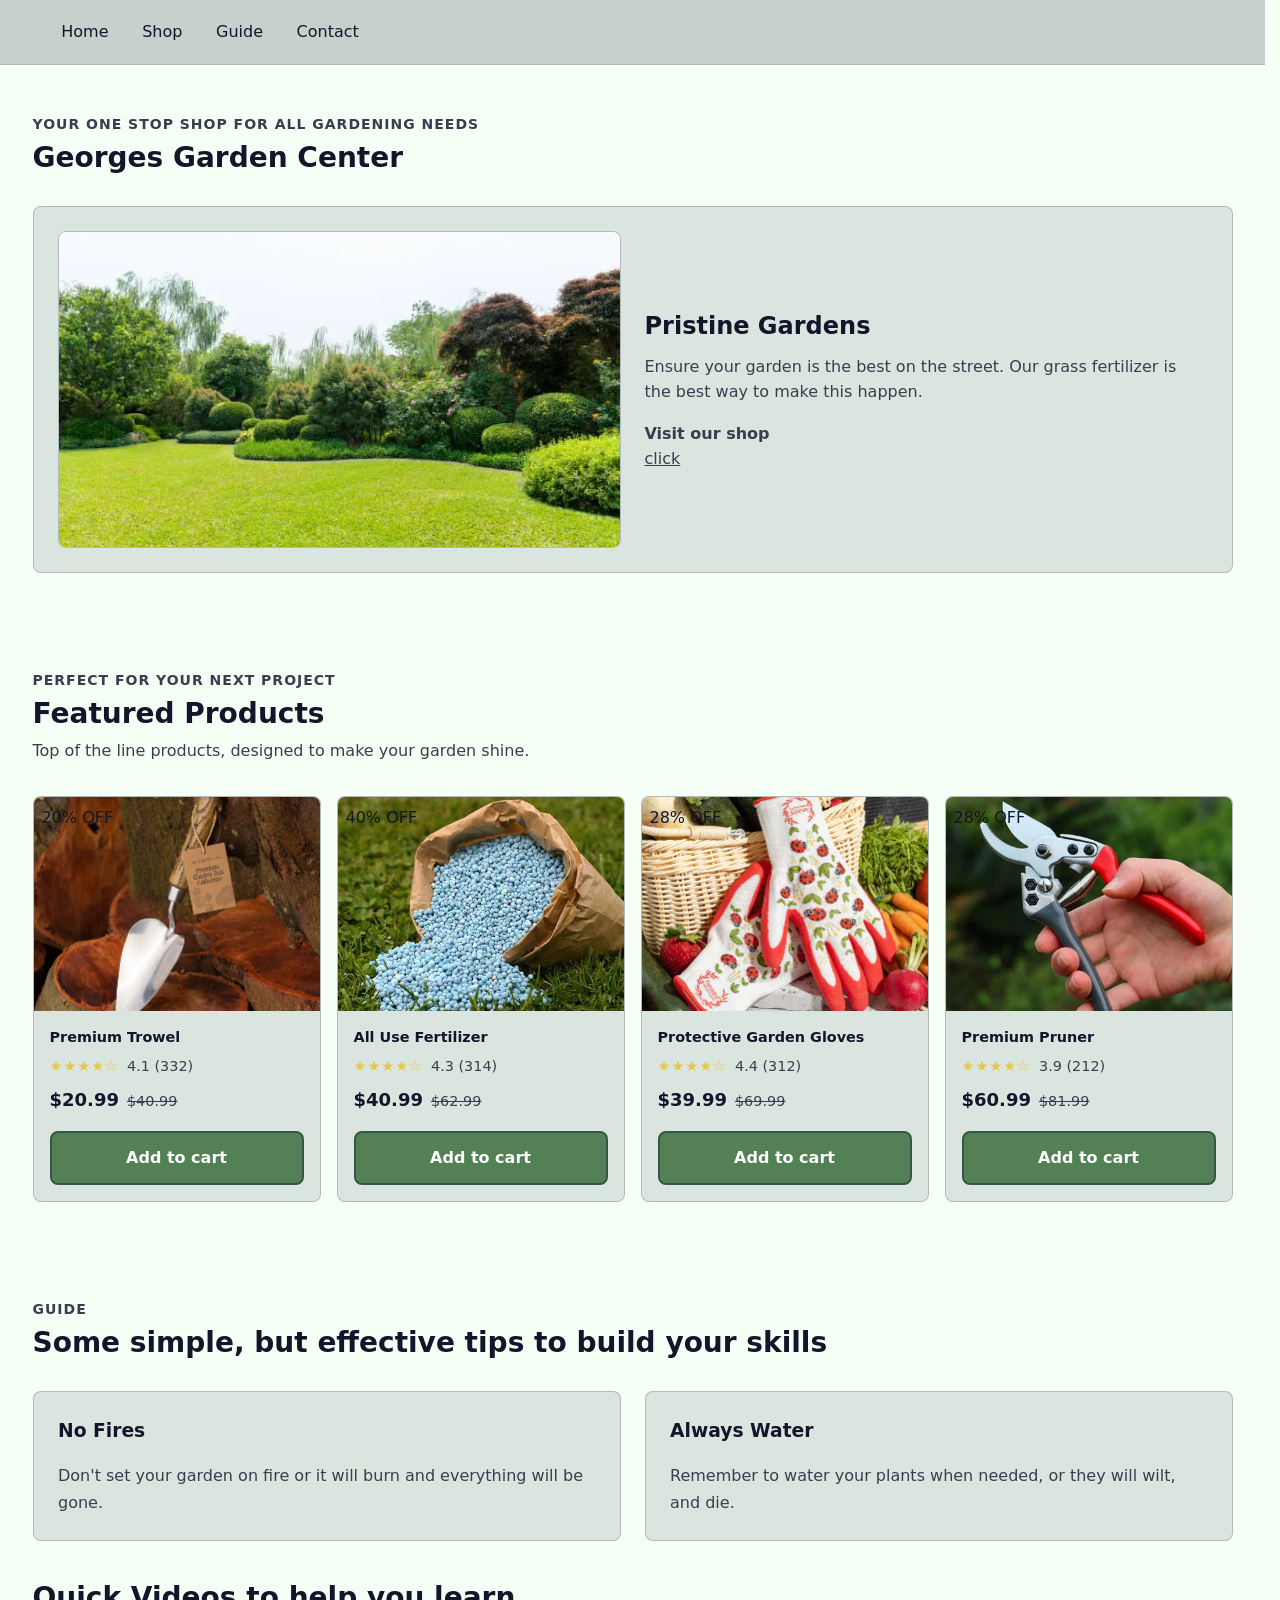
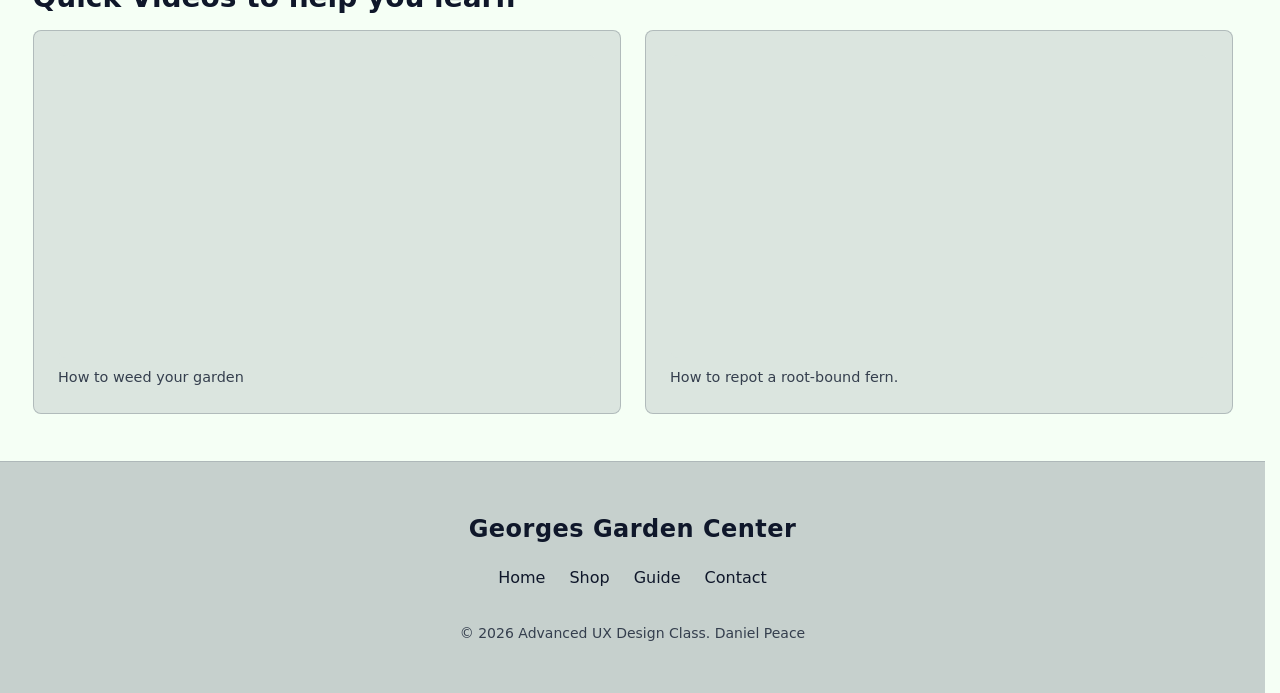
<file: index.html>
<!DOCTYPE html>
  <html lang="en">
  <head>
    <meta charset="utf-8" />
    <meta name="viewport" content="width=device-width, initial-scale=1" />
    <meta name="color-scheme" content="dark light" />
    <title>Georges Garden Center | Home</title>
    <link rel="stylesheet" href="css/reset.css" />
    <link rel="stylesheet" href="css/core.css" />
    <link rel="stylesheet" href="css/components/header-nav.css" />
    <link rel="stylesheet" href="css/components/carousel.css" />
    <link rel="stylesheet" href="css/components/gallery-card-addon.css" />
    <link rel="stylesheet" href="css/components/gallery-product-addon.css" />
    <link rel="stylesheet" href="css/components/gallery.css" />
    <link rel="stylesheet" href="css/components/embed.css" />
    <link rel="stylesheet" href="css/custom.css" />
  </head>
  <body>
    <a href="#main" class="skip-link">Skip to main content</a>
    <header class="site-header drawer-right">
      <div class="site-header__inner container">
        <button
          type="button"
          class="site-header__toggle"
          popovertarget="site-nav"
          aria-label="Menu"
        >
          <span aria-hidden="true">☰</span>
          <span class="visually-hidden">Menu</span>
        </button>
        <nav
          id="site-nav"
          class="site-nav"
          popover
          aria-label="Main navigation"
        >
          <a href="index.html" class="site-nav__link">Home</a>
          <a href="shop.html" class="site-nav__link">Shop</a>
          <a href="guide.html" class="site-nav__link">Guide</a>
          <a href="contact.html" class="site-nav__link">Contact</a>
        </nav>
      </div>
    </header>

    <main id="main">
      <section id="featured-products" class="container section stack">
        <header class="section-header stack">
          <span class="section-header__eyebrow"
            >Your one stop shop for all gardening needs</span
          >
          <h1 class="section-header__title">Georges Garden Center</h1>
        </header>
        <section class="carousel" aria-label="Example content carousel">
          <div class="carousel__track" tabindex="0">
            <article
              class="carousel__slide grid items-center"
              style="--col-count-lg: 2"
            >
              <figure class="carousel__media">
                <img src="images/carousel1.webp" alt="" loading="lazy" />
              </figure>
              <div class="carousel__copy stack">
                <h2>Pristine Gardens</h2>
                <blockquote>
                  <p>
                    Ensure your garden is the best on the street. Our grass
                    fertilizer is the best way to make this happen.
                  </p>
                </blockquote>
                <p class="carousel__attribution">
                  <strong>Visit our shop</strong><br /><a href="shop.html"
                    >click</a
                  >
                </p>
              </div>
            </article>
            <article
              class="carousel__slide grid items-center"
              style="--col-count-lg: 2"
            >
              <figure class="carousel__media">
                <img src="images/carousel2.webp" alt="" loading="lazy" />
              </figure>
              <div class="carousel__copy stack">
                <h2>Blossoming Flowers</h2>
                <blockquote>
                  <p>Make your garden pop this spring with beautiful flowers</p>
                </blockquote>
                <p class="carousel__attribution">
                  <strong>Checkout our guide</strong><br /><a href="guide.html"
                    >click</a
                  >
                </p>
              </div>
            </article>
            <article
              class="carousel__slide grid items-center"
              style="--col-count-lg: 2"
            >
              <figure class="carousel__media">
                <img src="images/carousel3.webp" alt="" loading="lazy" />
              </figure>
              <div class="carousel__copy stack">
                <h2>Premium Tools</h2>
                <blockquote>
                  <p>
                    Make your life easier with our premium, durable and quality
                    tools.
                  </p>
                </blockquote>
                <p class="carousel__attribution">
                  <strong>Visit our shop</strong><br /><a href="shop.html"
                    >click</a
                  >
                </p>
              </div>
            </article>
          </div>
        </section>
      </section>
      <!-- End hero section -->

      <section class="container section stack">
        <header class="section-header stack">
          <span class="section-header__eyebrow"
            >Perfect for your next project</span
          >
          <h1 class="section-header__title">Featured Products</h1>
          <p class="section-header__intro">
            Top of the line products, designed to make your garden shine.
          </p>
        </header>
        <ul class="media-gallery media-gallery--card">
          <li class="media-gallery__item">
            <a
              href="#"
              class="media-gallery__frame"
              aria-label="Wireless Headphones"
            >
              <img
                src="images/trowel.webp"
                alt=""
                class="media-gallery__image"
              />
              <span class="badge badge--deal media-gallery__tag">20% OFF</span>
            </a>
            <div class="media-gallery__body">
              <h2 class="media-gallery__title">
                <a href="#">Premium Trowel</a>
              </h2>
              <div
                class="media-gallery__rating"
                role="img"
                aria-label="4.4 out of 5 stars, 312 reviews"
              >
                <span class="media-gallery__stars" aria-hidden="true"
                  >★★★★☆</span
                >
                <span class="text-muted" aria-hidden="true">4.1 (332)</span>
              </div>
              <p class="media-gallery__price">
                <span class="media-gallery__price-current">$20.99</span>
                <span class="media-gallery__price-was">$40.99</span>
              </p>
              <button type="button" class="btn btn--primary media-gallery__cta">
                Add to cart
              </button>
            </div>
          </li>
          <li class="media-gallery__item">
            <a
              href="#"
              class="media-gallery__frame"
              aria-label="Wireless Headphones"
            >
              <img
                src="images/fertilizer.webp"
                alt=""
                class="media-gallery__image"
              />
              <span class="badge badge--deal media-gallery__tag">40% OFF</span>
            </a>
            <div class="media-gallery__body">
              <h3 class="media-gallery__title">
                <a href="#">All Use Fertilizer</a>
              </h3>
              <div
                class="media-gallery__rating"
                role="img"
                aria-label="4.4 out of 5 stars, 312 reviews"
              >
                <span class="media-gallery__stars" aria-hidden="true"
                  >★★★★☆</span
                >
                <span class="text-muted" aria-hidden="true">4.3 (314)</span>
              </div>
              <p class="media-gallery__price">
                <span class="media-gallery__price-current">$40.99</span>
                <span class="media-gallery__price-was">$62.99</span>
              </p>
              <button type="button" class="btn btn--primary media-gallery__cta">
                Add to cart
              </button>
            </div>
          </li>
          <li class="media-gallery__item">
            <a
              href="#"
              class="media-gallery__frame"
              aria-label="Wireless Headphones"
            >
              <img
                src="images/gloves.webp"
                alt=""
                class="media-gallery__image"
              />
              <span class="badge badge--deal media-gallery__tag">28% OFF</span>
            </a>
            <div class="media-gallery__body">
              <h3 class="media-gallery__title">
                <a href="#">Protective Garden Gloves</a>
              </h3>
              <div
                class="media-gallery__rating"
                role="img"
                aria-label="4.4 out of 5 stars, 312 reviews"
              >
                <span class="media-gallery__stars" aria-hidden="true"
                  >★★★★☆</span
                >
                <span class="text-muted" aria-hidden="true">4.4 (312)</span>
              </div>
              <p class="media-gallery__price">
                <span class="media-gallery__price-current">$39.99</span>
                <span class="media-gallery__price-was">$69.99</span>
              </p>
              <button type="button" class="btn btn--primary media-gallery__cta">
                Add to cart
              </button>
            </div>
          </li>
          <li class="media-gallery__item">
            <a
              href="#"
              class="media-gallery__frame"
              aria-label="Wireless Headphones"
            >
              <img
                src="images/pruner.webp"
                alt=""
                class="media-gallery__image"
              />
              <span class="badge badge--deal media-gallery__tag">28% OFF</span>
            </a>
            <div class="media-gallery__body">
              <h3 class="media-gallery__title">
                <a href="#">Premium Pruner</a>
              </h3>
              <div
                class="media-gallery__rating"
                role="img"
                aria-label="4.4 out of 5 stars, 312 reviews"
              >
                <span class="media-gallery__stars" aria-hidden="true"
                  >★★★★☆</span
                >
                <span class="text-muted" aria-hidden="true">3.9 (212)</span>
              </div>
              <p class="media-gallery__price">
                <span class="media-gallery__price-current">$60.99</span>
                <span class="media-gallery__price-was">$81.99</span>
              </p>
              <button type="button" class="btn btn--primary media-gallery__cta">
                Add to cart
              </button>
            </div>
          </li>
        </ul>
      </section>

      <section id="features" class="container section stack">
        <header class="section-header stack">
          <span class="section-header__eyebrow">Guide</span>
          <h2 class="section-header__title">
            Some simple, but effective tips to build your skills
          </h2>
        </header>

        <ul class="auto-grid" style="--min: 16rem">
          <li class="card stack">
            <h3>No Fires</h3>
            <p class="text-muted">
              Don't set your garden on fire or it will burn and everything will
              be gone.
            </p>
          </li>
          <li class="card stack">
            <h3>Always Water</h3>
            <p class="text-muted">
              Remember to water your plants when needed, or they will wilt, and
              die.
            </p>
          </li>
        </ul>
        <br />
        <h2 class="section-header__title">Quick Videos to help you learn</h2>

        <ul class="auto-grid" style="--min: 16rem">
          <li class="card stack">
            <figure class="stack" style="--stack-space: var(--space-2)">
              <div class="embed">
                <iframe
                  src="https://www.youtube-nocookie.com/embed/3zNij-aGpVw&pp=ygUSaG93IHRvIHdlZWQgZ2FyZGVu"
                  title="Weeding garden"
                  allow="
                    accelerometer;
                    autoplay;
                    clipboard-write;
                    encrypted-media;
                    gyroscope;
                    picture-in-picture;
                    web-share;
                  "
                  allowfullscreen
                ></iframe>
              </div>
              <figcaption class="embed-caption">
                How to weed your garden
              </figcaption>
            </figure>
          </li>
          <li class="card stack">
            <figure class="stack" style="--stack-space: var(--space-2)">
              <div class="embed">
                <iframe
                  src="https://www.youtube-nocookie.com/embed/kyIND6oDfrw&pp=ygUhIEhvdyB0byByZXBvdCBhIHJvb3QtYm91bmQgZmVybi4g"
                  title="Repotting a root-bound fern"
                  allow="
                    accelerometer;
                    autoplay;
                    clipboard-write;
                    encrypted-media;
                    gyroscope;
                    picture-in-picture;
                    web-share;
                  "
                  allowfullscreen
                ></iframe>
              </div>
              <figcaption class="embed-caption">
                How to repot a root-bound fern.
              </figcaption>
            </figure>
          </li>
        </ul>
      </section>
    </main>

    <footer class="site-footer">
      <div class="container stack">
        <h2 class="site-footer__title">Georges Garden Center</h2>
        <nav class="site-footer__nav" aria-label="Footer navigation">
          <a href="index.html">Home</a>
          <a href="shop.html">Shop</a>
          <a href="guide.html">Guide</a>
          <a href="contact.html">Contact</a>
        </nav>
        <p class="site-footer__copyright">
          © 2026 Advanced UX Design Class. Daniel Peace
        </p>
      </div>
    </footer>
  </body>
</html>
</file>
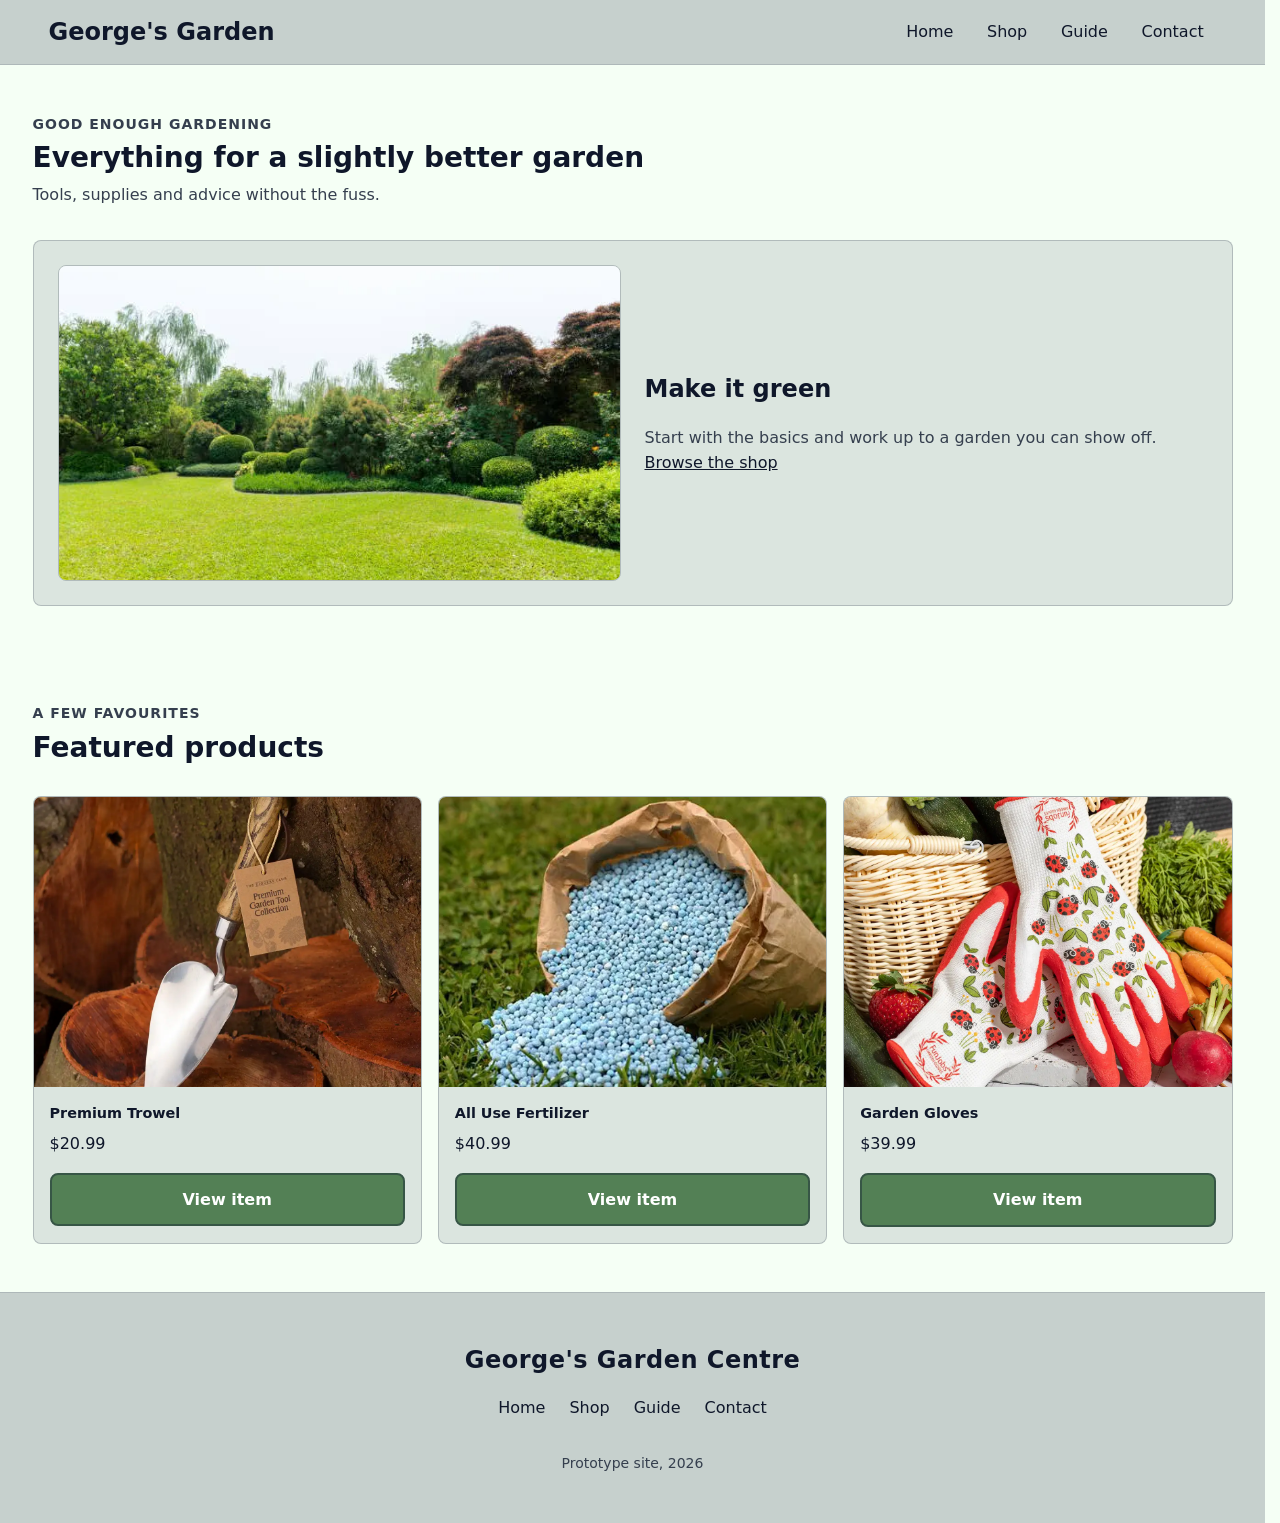
<file: prototype/index.html>
<!doctype html>
<html lang="en">
  <head>
    <meta charset="utf-8" />
    <meta name="viewport" content="width=device-width, initial-scale=1" />
    <title>George's Garden Centre | Prototype</title>
    <link rel="stylesheet" href="css/reset.css" />
    <link rel="stylesheet" href="css/core.css" />
    <link rel="stylesheet" href="css/components/header-nav.css" />
    <link rel="stylesheet" href="css/components/carousel.css" />
    <link rel="stylesheet" href="css/components/gallery-card-addon.css" />
    <link rel="stylesheet" href="css/components/gallery.css" />
    <link rel="stylesheet" href="css/custom.css" />
  </head>
  <body>
    <a href="#main" class="skip-link">Skip to main content</a>
    <header class="site-header drawer-right">
      <div class="site-header__inner container">
        <a class="site-header__brand" href="index.html">George's Garden</a>
        <button
          class="site-header__toggle"
          type="button"
          popovertarget="site-nav"
          aria-label="Menu"
        >
          <span aria-hidden="true">☰</span>
          <span class="visually-hidden">Menu</span>
        </button>
        <nav
          id="site-nav"
          class="site-nav"
          popover
          aria-label="Main navigation"
        >
          <a class="site-nav__link" href="index.html">Home</a>
          <a class="site-nav__link" href="shop.html">Shop</a>
          <a class="site-nav__link" href="guide.html">Guide</a>
          <a class="site-nav__link" href="contact.html">Contact</a>
        </nav>
      </div>
    </header>

    <main id="main">
      <section class="container section stack">
        <header class="section-header stack">
          <span class="section-header__eyebrow">Good enough gardening</span>
          <h1 class="section-header__title">
            Everything for a slightly better garden
          </h1>
          <p class="section-header__intro">
            Tools, supplies and advice without the fuss.
          </p>
        </header>
        <section class="carousel" aria-label="Garden highlights">
          <div class="carousel__track" tabindex="0">
            <article
              class="carousel__slide grid items-center"
              style="--col-count-lg: 2"
            >
              <figure class="carousel__media">
                <img src="../images/carousel1.webp" alt="Garden lawn" />
              </figure>
              <div class="carousel__copy stack">
                <h2>Make it green</h2>
                <p>
                  Start with the basics and work up to a garden you can show
                  off.
                </p>
                <a href="shop.html">Browse the shop</a>
              </div>
            </article>
            <article
              class="carousel__slide grid items-center"
              style="--col-count-lg: 2"
            >
              <figure class="carousel__media">
                <img src="../images/carousel2.webp" alt="Flowering garden" />
              </figure>
              <div class="carousel__copy stack">
                <h2>Grow something</h2>
                <p>
                  Our quick guide makes the first few steps a little less
                  confusing.
                </p>
                <a href="guide.html">Read the guide</a>
              </div>
            </article>
          </div>
        </section>
      </section>

      <section class="container section stack">
        <header class="section-header stack">
          <span class="section-header__eyebrow">A few favourites</span>
          <h2 class="section-header__title">Featured products</h2>
        </header>
        <ul class="media-gallery media-gallery--card" style="--col-count-lg: 3">
          <li class="media-gallery__item">
            <a class="media-gallery__frame" href="shop.html"
              ><img
                class="media-gallery__image"
                src="../images/trowel.webp"
                alt="Garden trowel"
            /></a>
            <div class="media-gallery__body">
              <h3 class="media-gallery__title">
                <a href="shop.html">Premium Trowel</a>
              </h3>
              <p class="media-gallery__price">
                <span class="media-gallery__price-current">$20.99</span>
              </p>
              <a class="btn btn--primary media-gallery__cta" href="shop.html"
                >View item</a
              >
            </div>
          </li>
          <li class="media-gallery__item">
            <a class="media-gallery__frame" href="shop.html"
              ><img
                class="media-gallery__image"
                src="../images/fertilizer.webp"
                alt="Bag of fertilizer"
            /></a>
            <div class="media-gallery__body">
              <h3 class="media-gallery__title">
                <a href="shop.html">All Use Fertilizer</a>
              </h3>
              <p class="media-gallery__price">
                <span class="media-gallery__price-current">$40.99</span>
              </p>
              <a class="btn btn--primary media-gallery__cta" href="shop.html"
                >View item</a
              >
            </div>
          </li>
          <li class="media-gallery__item">
            <a class="media-gallery__frame" href="shop.html"
              ><img
                class="media-gallery__image"
                src="../images/gloves.webp"
                alt="Garden gloves"
            /></a>
            <div class="media-gallery__body">
              <h3 class="media-gallery__title">
                <a href="shop.html">Garden Gloves</a>
              </h3>
              <p class="media-gallery__price">
                <span class="media-gallery__price-current">$39.99</span>
              </p>
              <a class="btn btn--primary media-gallery__cta" href="shop.html"
                >View item</a
              >
            </div>
          </li>
        </ul>
      </section>
    </main>

    <footer class="site-footer">
      <div class="container stack">
        <h2 class="site-footer__title">George's Garden Centre</h2>
        <nav class="site-footer__nav" aria-label="Footer navigation">
          <a href="index.html">Home</a><a href="shop.html">Shop</a
          ><a href="guide.html">Guide</a><a href="contact.html">Contact</a>
        </nav>
        <p class="site-footer__copyright">Prototype site, 2026</p>
      </div>
    </footer>
  </body>
</html>
</file>
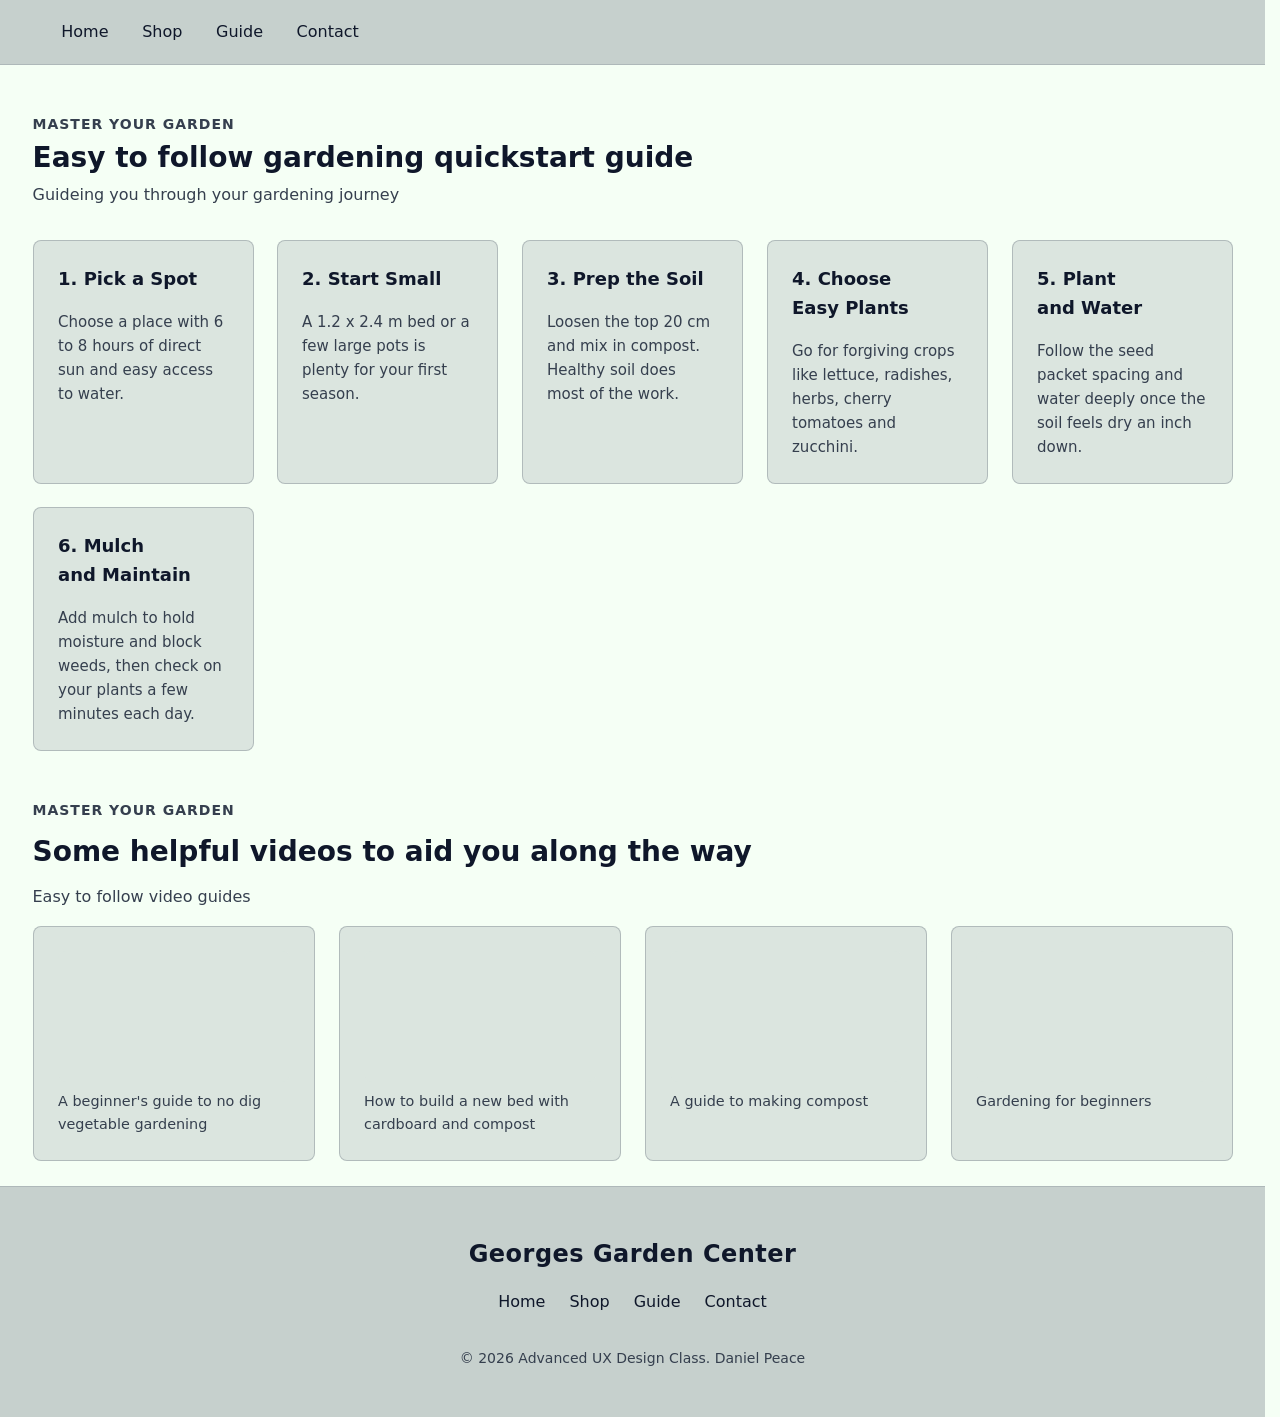
<file: guide.html>
<!DOCTYPE html>
  <html lang="en">
  <head>
    <meta http-equiv="Content-Type" content="text/html; charset=utf-8" />
    <meta name="viewport" content="width=device-width, initial-scale=1" />
    <title>Georges Garden Center | Guide</title>
    <link rel="stylesheet" href="css/reset.css" />
    <link rel="stylesheet" href="css/core.css" />
    <link rel="stylesheet" href="css/components/header-nav.css" />
    <link rel="stylesheet" href="css/components/embed.css" />
    <link rel="stylesheet" href="css/custom.css" />
  </head>
  <body>
    <a href="#main" class="skip-link">Skip to main content</a>
    <header class="site-header drawer-right">
      <div class="site-header__inner container">
        <button
          type="button"
          class="site-header__toggle"
          popovertarget="site-nav"
          aria-label="Menu"
        >
          <span aria-hidden="true">☰</span>
          <span class="visually-hidden">Menu</span>
        </button>
        <nav
          id="site-nav"
          class="site-nav"
          popover
          aria-label="Main navigation"
        >
          <a href="index.html" class="site-nav__link">Home</a>
          <a href="shop.html" class="site-nav__link">Shop</a>
          <a href="guide.html" class="site-nav__link">Guide</a>
          <a href="contact.html" class="site-nav__link">Contact</a>
        </nav>
      </div>
    </header>

    <main id="main">
      <section id="content" class="container section stack">
        <header class="section-header stack">
          <span class="section-header__eyebrow">master your garden</span>
          <h1 class="section-header__title">
            Easy to follow gardening quickstart guide
          </h1>
          <p class="section-header__intro">
            Guideing you through your gardening journey
          </p>
        </header>
        <ul class="auto-grid" style="--min: 12rem">
          <li class="card stack">
            <h2 class="card__title">1. Pick a Spot</h2>
            <p class="text-muted">
              Choose a place with 6 to 8 hours of direct sun and easy access to
              water.
            </p>
          </li>
          <li class="card stack">
            <h2 class="card__title">2. Start Small</h2>
            <p class="text-muted">
              A 1.2 x 2.4 m bed or a few large pots is plenty for your first
              season.
            </p>
          </li>
          <li class="card stack">
            <h2 class="card__title">3. Prep the Soil</h2>
            <p class="text-muted">
              Loosen the top 20 cm and mix in compost. Healthy soil does most of
              the work.
            </p>
          </li>
          <li class="card stack">
            <h2 class="card__title">4. Choose Easy Plants</h2>
            <p class="text-muted">
              Go for forgiving crops like lettuce, radishes, herbs, cherry
              tomatoes and zucchini.
            </p>
          </li>
          <li class="card stack">
            <h2 class="card__title">5. Plant and Water</h2>
            <p class="text-muted">
              Follow the seed packet spacing and water deeply once the soil
              feels dry an inch down.
            </p>
          </li>
          <li class="card stack">
            <h2 class="card__title">6. Mulch and Maintain</h2>
            <p class="text-muted">
              Add mulch to hold moisture and block weeds, then check on your
              plants a few minutes each day.
            </p>
          </li>
        </ul>
      </section>
      <section class="container stack">
        <span class="section-header__eyebrow">master your garden</span>
        <h1 class="section-header__title">
          Some helpful videos to aid you along the way
        </h1>
        <p class="section-header__intro">Easy to follow video guides</p>
        <ul class="auto-grid" style="--min: 16rem">
          <li class="card stack">
            <figure class="stack" style="--stack-space: var(--space-2)">
              <div class="embed">
                <iframe
                  src="https://www.youtube-nocookie.com/embed/YfAwlEy2E0g"
                  title="A beginners guide to no dig vegetable gardening"
                  allow="
                    accelerometer;
                    autoplay;
                    clipboard-write;
                    encrypted-media;
                    gyroscope;
                    picture-in-picture;
                    web-share;
                  "
                  allowfullscreen
                ></iframe>
              </div>
              <figcaption class="embed-caption">
                A beginner's guide to no dig vegetable gardening
              </figcaption>
            </figure>
          </li>
          <li class="card stack">
            <figure class="stack" style="--stack-space: var(--space-2)">
              <div class="embed">
                <iframe
                  src="https://www.youtube-nocookie.com/embed/0LH6-w57Slw"
                  title="No-dig gardening for beginners with cardboard and compost"
                  allow="
                    accelerometer;
                    autoplay;
                    clipboard-write;
                    encrypted-media;
                    gyroscope;
                    picture-in-picture;
                    web-share;
                  "
                  allowfullscreen
                ></iframe>
              </div>
              <figcaption class="embed-caption">
                How to build a new bed with cardboard and compost
              </figcaption>
            </figure>
          </li>
          <li class="card stack">
            <figure class="stack" style="--stack-space: var(--space-2)">
              <div class="embed">
                <iframe
                  src="https://www.youtube-nocookie.com/embed/ogYACdZOKkM"
                  title="Compost making for no dig gardening"
                  allow="
                    accelerometer;
                    autoplay;
                    clipboard-write;
                    encrypted-media;
                    gyroscope;
                    picture-in-picture;
                    web-share;
                  "
                  allowfullscreen
                ></iframe>
              </div>
              <figcaption class="embed-caption">
                A guide to making compost
              </figcaption>
            </figure>
          </li>
          <li class="card stack">
            <figure class="stack" style="--stack-space: var(--space-2)">
              <div class="embed">
                <iframe
                  src="https://www.youtube-nocookie.com/embed/x-DwihMzqZI"
                  title="Gardening for beginners"
                  allow="
                    accelerometer;
                    autoplay;
                    clipboard-write;
                    encrypted-media;
                    gyroscope;
                    picture-in-picture;
                    web-share;
                  "
                  allowfullscreen
                ></iframe>
              </div>
              <figcaption class="embed-caption">
                Gardening for beginners
              </figcaption>
            </figure>
          </li>
        </ul>
      </section>
      <br />
    </main>

    <footer class="site-footer">
      <div class="container stack">
        <h2 class="site-footer__title">Georges Garden Center</h2>
        <nav class="site-footer__nav" aria-label="Footer navigation">
          <a href="index.html">Home</a>
          <a href="shop.html">Shop</a>
          <a href="guide.html">Guide</a>
          <a href="contact.html">Contact</a>
        </nav>
        <p class="site-footer__copyright">
          © 2026 Advanced UX Design Class. Daniel Peace
        </p>
      </div>
    </footer>
  </body>
</html>
</file>
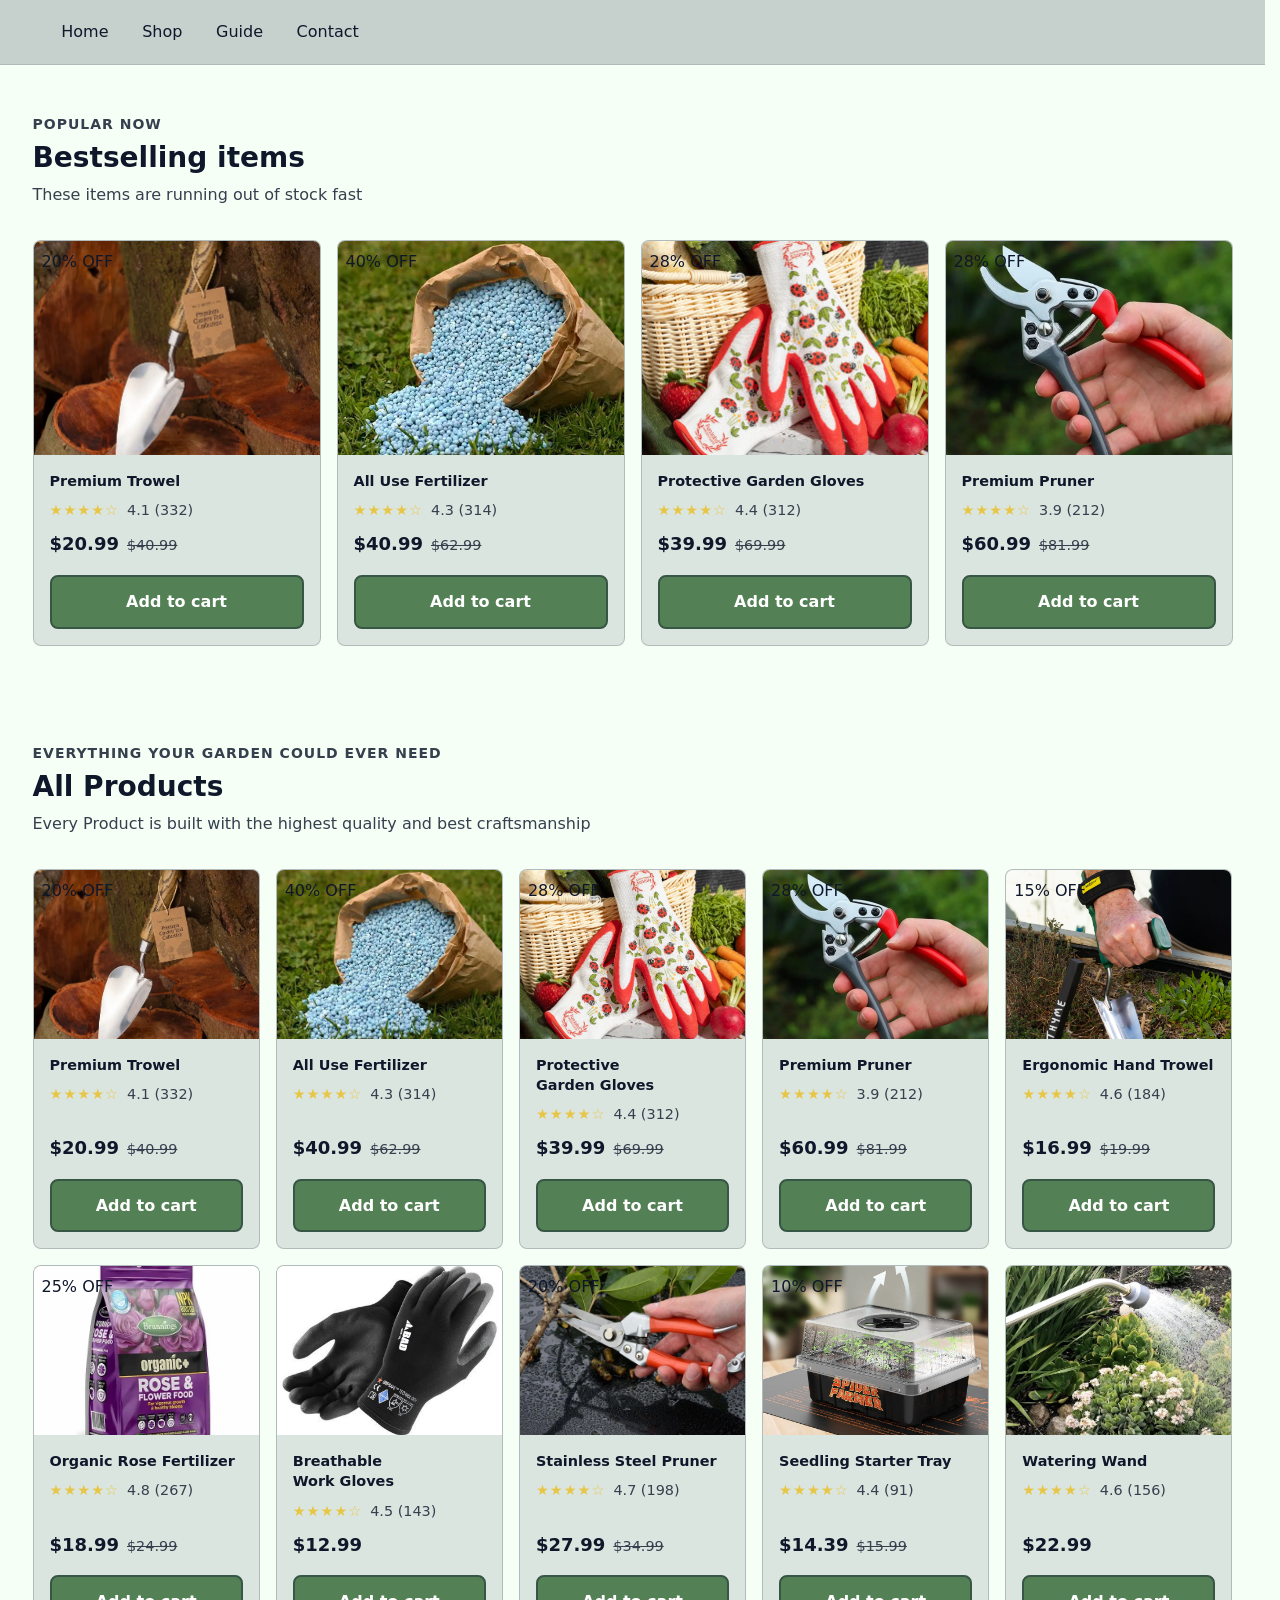
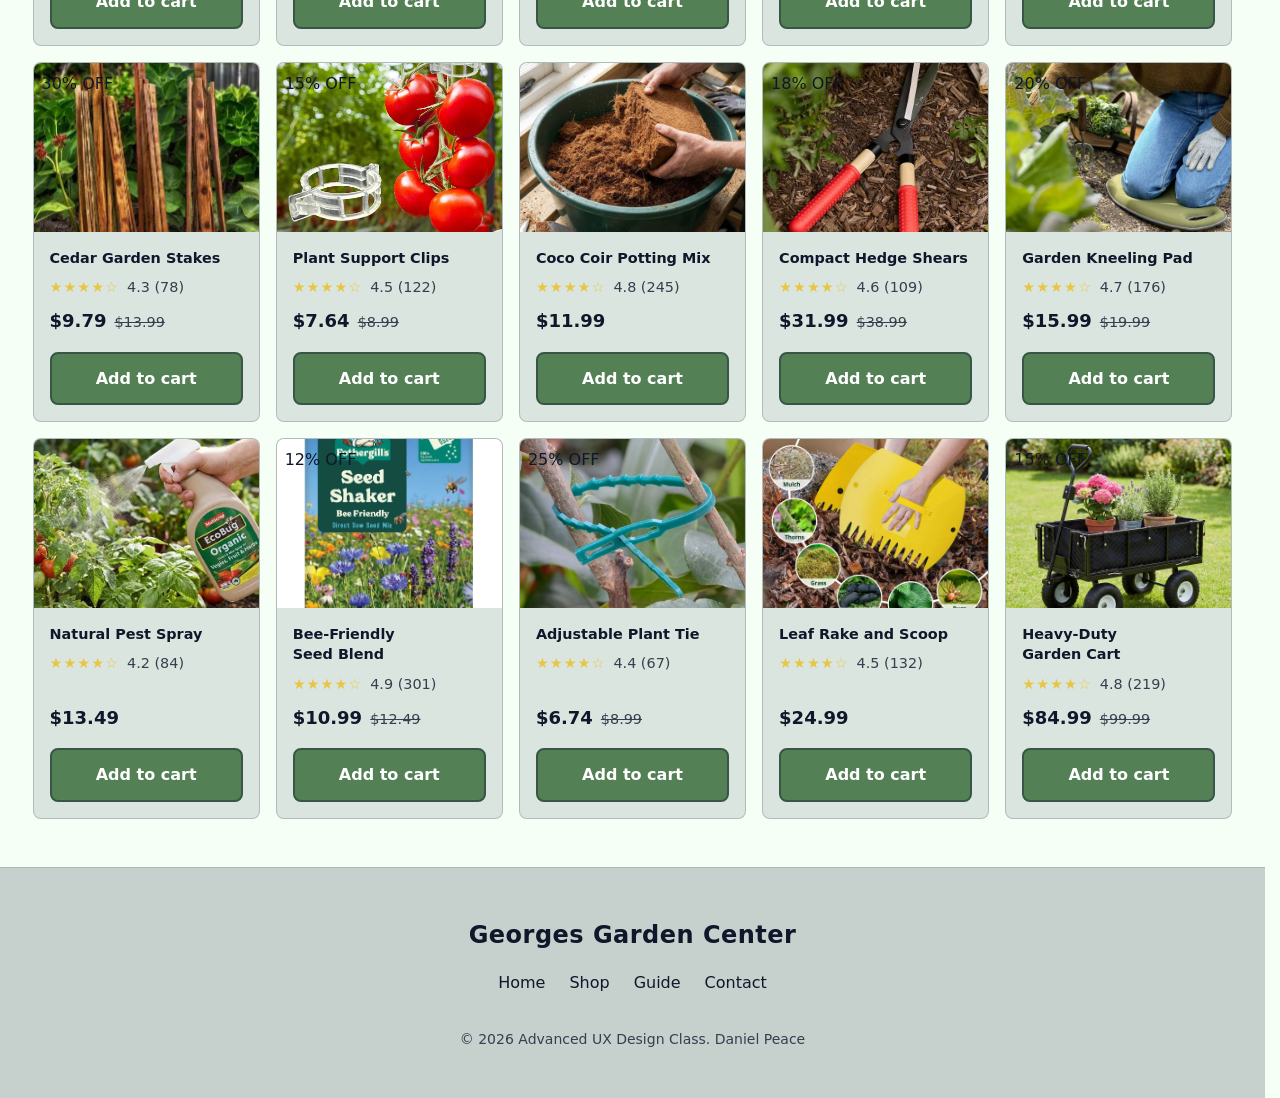
<file: shop.html>
<!DOCTYPE html>
  <html lang="en">
  <head>
    <meta charset="utf-8" lang="en"/>
    <meta name="viewport" content="width=device-width, initial-scale=1" />
    <meta name="color-scheme" content="dark light" />
    <title>Georges Garden Center | Shop</title>
    <link rel="stylesheet" href="css/reset.css" />
    <link rel="stylesheet" href="css/core.css" />
    <link rel="stylesheet" href="css/components/header-nav.css" />
    <link rel="stylesheet" href="css/components/carousel.css" />
    <link rel="stylesheet" href="css/components/gallery-card-addon.css" />
    <link rel="stylesheet" href="css/components/gallery-product-addon.css" />
    <link rel="stylesheet" href="css/components/gallery.css" />
    <link rel="stylesheet" href="css/components/embed.css" />
    <link rel="stylesheet" href="css/custom.css" />
  </head>
  <body>
    <a href="#main" class="skip-link">Skip to main content</a>
    <header class="site-header drawer-right">
      <div class="site-header__inner container">
        <button
          type="button"
          class="site-header__toggle"
          popovertarget="site-nav"
          aria-label="Menu"
        >
          <span aria-hidden="true">☰</span>
          <span class="visually-hidden">Menu</span>
        </button>
        <nav
          id="site-nav"
          class="site-nav"
          popover
          aria-label="Main navigation"
        >
          <a href="index.html" class="site-nav__link">Home</a>
          <a href="shop.html" class="site-nav__link">Shop</a>
          <a href="guide.html" class="site-nav__link">Guide</a>
          <a href="contact.html" class="site-nav__link">Contact</a>
        </nav>
      </div>
    </header>

    <main id="main">
      <section id="content" class="container section stack">
        <header class="section-header stack">
          <span class="section-header__eyebrow">popular now</span>
          <h1 class="section-header__title">Bestselling items</h1>
          <p class="section-header__intro">
            These items are running out of stock fast
          </p>
        </header>
        <ul class="media-gallery media-gallery--card">
          <li class="media-gallery__item">
            <a
              href="#"
              class="media-gallery__frame"
              aria-label="Premium Trowel"
            >
              <img
                src="images/trowel.webp"
                alt=""
                class="media-gallery__image"
              />
              <span class="badge badge--deal media-gallery__tag">20% OFF</span>
            </a>
            <div class="media-gallery__body">
              <h2 class="media-gallery__title">
                <a href="#">Premium Trowel</a>
              </h2>
              <div
                class="media-gallery__rating"
                role="img"
                aria-label="4.1 out of 5 stars, 332 reviews"
              >
                <span class="media-gallery__stars" aria-hidden="true"
                  >★★★★☆</span
                >
                <span class="text-muted" aria-hidden="true">4.1 (332)</span>
              </div>
              <p class="media-gallery__price">
                <span class="media-gallery__price-current">$20.99</span>
                <span class="media-gallery__price-was">$40.99</span>
              </p>
              <button type="button" class="btn btn--primary media-gallery__cta">
                Add to cart
              </button>
            </div>
          </li>
          <li class="media-gallery__item">
            <a
              href="#"
              class="media-gallery__frame"
              aria-label="All-Purpose Fertilizer"
            >
              <img
                src="images/fertilizer.webp"
                alt=""
                class="media-gallery__image"
              />
              <span class="badge badge--deal media-gallery__tag">40% OFF</span>
            </a>
            <div class="media-gallery__body">
              <h3 class="media-gallery__title">
                <a href="#">All Use Fertilizer</a>
              </h3>
              <div
                class="media-gallery__rating"
                role="img"
                aria-label="4.3 out of 5 stars, 314 reviews"
              >
                <span class="media-gallery__stars" aria-hidden="true"
                  >★★★★☆</span
                >
                <span class="text-muted" aria-hidden="true">4.3 (314)</span>
              </div>
              <p class="media-gallery__price">
                <span class="media-gallery__price-current">$40.99</span>
                <span class="media-gallery__price-was">$62.99</span>
              </p>
              <button type="button" class="btn btn--primary media-gallery__cta">
                Add to cart
              </button>
            </div>
          </li>
          <li class="media-gallery__item">
            <a
              href="#"
              class="media-gallery__frame"
              aria-label="Protective Garden Gloves"
            >
              <img
                src="images/gloves.webp"
                alt=""
                class="media-gallery__image"
              />
              <span class="badge badge--deal media-gallery__tag">28% OFF</span>
            </a>
            <div class="media-gallery__body">
              <h3 class="media-gallery__title">
                <a href="#">Protective Garden Gloves</a>
              </h3>
              <div
                class="media-gallery__rating"
                role="img"
                aria-label="4.4 out of 5 stars, 312 reviews"
              >
                <span class="media-gallery__stars" aria-hidden="true"
                  >★★★★☆</span
                >
                <span class="text-muted" aria-hidden="true">4.4 (312)</span>
              </div>
              <p class="media-gallery__price">
                <span class="media-gallery__price-current">$39.99</span>
                <span class="media-gallery__price-was">$69.99</span>
              </p>
              <button type="button" class="btn btn--primary media-gallery__cta">
                Add to cart
              </button>
            </div>
          </li>
          <li class="media-gallery__item">
            <a
              href="#"
              class="media-gallery__frame"
              aria-label="Premium Pruner"
            >
              <img
                src="images/pruner.webp"
                alt=""
                class="media-gallery__image"
              />
              <span class="badge badge--deal media-gallery__tag">28% OFF</span>
            </a>
            <div class="media-gallery__body">
              <h3 class="media-gallery__title">
                <a href="#">Premium Pruner</a>
              </h3>
              <div
                class="media-gallery__rating"
                role="img"
                aria-label="3.9 out of 5 stars, 212 reviews"
              >
                <span class="media-gallery__stars" aria-hidden="true"
                  >★★★★☆</span
                >
                <span class="text-muted" aria-hidden="true">3.9 (212)</span>
              </div>
              <p class="media-gallery__price">
                <span class="media-gallery__price-current">$60.99</span>
                <span class="media-gallery__price-was">$81.99</span>
              </p>
              <button type="button" class="btn btn--primary media-gallery__cta">
                Add to cart
              </button>
            </div>
          </li>
        </ul>
      </section>
      <section class="container section stack">
        <header class="section-header stack">
          <span class="section-header__eyebrow"
            >Everything your garden could ever need</span
          >
          <h1 class="section-header__title">All Products</h1>
          <p class="section-header__intro">
            Every Product is built with the highest quality and best
            craftsmanship
          </p>
        </header>
        <ul class="media-gallery media-gallery--card">
          <li class="media-gallery__item">
            <a
              href="#"
              class="media-gallery__frame"
              aria-label="Wireless Headphones"
            >
              <img
                src="images/trowel.webp"
                alt=""
                class="media-gallery__image"
              />
              <span class="badge badge--deal media-gallery__tag">20% OFF</span>
            </a>
            <div class="media-gallery__body">
              <h2 class="media-gallery__title">
                <a href="#">Premium Trowel</a>
              </h2>
              <div
                class="media-gallery__rating"
                role="img"
                aria-label="4.4 out of 5 stars, 312 reviews"
              >
                <span class="media-gallery__stars" aria-hidden="true"
                  >★★★★☆</span
                >
                <span class="text-muted" aria-hidden="true">4.1 (332)</span>
              </div>
              <p class="media-gallery__price">
                <span class="media-gallery__price-current">$20.99</span>
                <span class="media-gallery__price-was">$40.99</span>
              </p>
              <button type="button" class="btn btn--primary media-gallery__cta">
                Add to cart
              </button>
            </div>
          </li>
          <li class="media-gallery__item">
            <a
              href="#"
              class="media-gallery__frame"
              aria-label="Wireless Headphones"
            >
              <img
                src="images/fertilizer.webp"
                alt=""
                class="media-gallery__image"
              />
              <span class="badge badge--deal media-gallery__tag">40% OFF</span>
            </a>
            <div class="media-gallery__body">
              <h3 class="media-gallery__title">
                <a href="#">All Use Fertilizer</a>
              </h3>
              <div
                class="media-gallery__rating"
                role="img"
                aria-label="4.4 out of 5 stars, 312 reviews"
              >
                <span class="media-gallery__stars" aria-hidden="true"
                  >★★★★☆</span
                >
                <span class="text-muted" aria-hidden="true">4.3 (314)</span>
              </div>
              <p class="media-gallery__price">
                <span class="media-gallery__price-current">$40.99</span>
                <span class="media-gallery__price-was">$62.99</span>
              </p>
              <button type="button" class="btn btn--primary media-gallery__cta">
                Add to cart
              </button>
            </div>
          </li>
          <li class="media-gallery__item">
            <a
              href="#"
              class="media-gallery__frame"
              aria-label="Wireless Headphones"
            >
              <img
                src="images/gloves.webp"
                alt=""
                class="media-gallery__image"
              />
              <span class="badge badge--deal media-gallery__tag">28% OFF</span>
            </a>
            <div class="media-gallery__body">
              <h3 class="media-gallery__title">
                <a href="#">Protective Garden Gloves</a>
              </h3>
              <div
                class="media-gallery__rating"
                role="img"
                aria-label="4.4 out of 5 stars, 312 reviews"
              >
                <span class="media-gallery__stars" aria-hidden="true"
                  >★★★★☆</span
                >
                <span class="text-muted" aria-hidden="true">4.4 (312)</span>
              </div>
              <p class="media-gallery__price">
                <span class="media-gallery__price-current">$39.99</span>
                <span class="media-gallery__price-was">$69.99</span>
              </p>
              <button type="button" class="btn btn--primary media-gallery__cta">
                Add to cart
              </button>
            </div>
          </li>
          <li class="media-gallery__item">
            <a
              href="#"
              class="media-gallery__frame"
              aria-label="Wireless Headphones"
            >
              <img
                src="images/pruner.webp"
                alt=""
                class="media-gallery__image"
              />
              <span class="badge badge--deal media-gallery__tag">28% OFF</span>
            </a>
            <div class="media-gallery__body">
              <h3 class="media-gallery__title">
                <a href="#">Premium Pruner</a>
              </h3>
              <div
                class="media-gallery__rating"
                role="img"
                aria-label="4.4 out of 5 stars, 312 reviews"
              >
                <span class="media-gallery__stars" aria-hidden="true"
                  >★★★★☆</span
                >
                <span class="text-muted" aria-hidden="true">3.9 (212)</span>
              </div>
              <p class="media-gallery__price">
                <span class="media-gallery__price-current">$60.99</span>
                <span class="media-gallery__price-was">$81.99</span>
              </p>
              <button type="button" class="btn btn--primary media-gallery__cta">
                Add to cart
              </button>
            </div>
          </li>
          <li class="media-gallery__item">
            <a
              href="#"
              class="media-gallery__frame"
              aria-label="Ergonomic Hand Trowel"
            >
              <img
                src="images/ergonomichandtrowel.webp"
                alt=""
                class="media-gallery__image"
              />
              <span class="badge badge--deal media-gallery__tag">15% OFF</span>
            </a>
            <div class="media-gallery__body">
              <h3 class="media-gallery__title">
                <a href="#">Ergonomic Hand Trowel</a>
              </h3>
              <div
                class="media-gallery__rating"
                role="img"
                aria-label="4.6 out of 5 stars, 184 reviews"
              >
                <span class="media-gallery__stars" aria-hidden="true"
                  >★★★★☆</span
                >
                <span class="text-muted" aria-hidden="true">4.6 (184)</span>
              </div>
              <p class="media-gallery__price">
                <span class="media-gallery__price-current">$16.99</span>
                <span class="media-gallery__price-was">$19.99</span>
              </p>
              <button type="button" class="btn btn--primary media-gallery__cta">
                Add to cart
              </button>
            </div>
          </li>
          <li class="media-gallery__item">
            <a
              href="#"
              class="media-gallery__frame"
              aria-label="Organic Rose Fertilizer"
            >
              <img
                src="images/organicrosefertilizer.webp"
                alt=""
                class="media-gallery__image"
              />
              <span class="badge badge--deal media-gallery__tag">25% OFF</span>
            </a>
            <div class="media-gallery__body">
              <h3 class="media-gallery__title">
                <a href="#">Organic Rose Fertilizer</a>
              </h3>
              <div
                class="media-gallery__rating"
                role="img"
                aria-label="4.8 out of 5 stars, 267 reviews"
              >
                <span class="media-gallery__stars" aria-hidden="true"
                  >★★★★☆</span
                >
                <span class="text-muted" aria-hidden="true">4.8 (267)</span>
              </div>
              <p class="media-gallery__price">
                <span class="media-gallery__price-current">$18.99</span>
                <span class="media-gallery__price-was">$24.99</span>
              </p>
              <button type="button" class="btn btn--primary media-gallery__cta">
                Add to cart
              </button>
            </div>
          </li>
          <li class="media-gallery__item">
            <a
              href="#"
              class="media-gallery__frame"
              aria-label="Breathable Work Gloves"
            >
              <img
                src="images/breathableworkgloves.webp"
                alt=""
                class="media-gallery__image"
              />
            </a>
            <div class="media-gallery__body">
              <h3 class="media-gallery__title">
                <a href="#">Breathable Work Gloves</a>
              </h3>
              <div
                class="media-gallery__rating"
                role="img"
                aria-label="4.5 out of 5 stars, 143 reviews"
              >
                <span class="media-gallery__stars" aria-hidden="true"
                  >★★★★☆</span
                >
                <span class="text-muted" aria-hidden="true">4.5 (143)</span>
              </div>
              <p class="media-gallery__price">
                <span class="media-gallery__price-current">$12.99</span>
              </p>
              <button type="button" class="btn btn--primary media-gallery__cta">
                Add to cart
              </button>
            </div>
          </li>
          <li class="media-gallery__item">
            <a
              href="#"
              class="media-gallery__frame"
              aria-label="Stainless Steel Pruner"
            >
              <img
                src="images/stainlesssteelpruner.webp"
                alt=""
                class="media-gallery__image"
              />
              <span class="badge badge--deal media-gallery__tag">20% OFF</span>
            </a>
            <div class="media-gallery__body">
              <h3 class="media-gallery__title">
                <a href="#">Stainless Steel Pruner</a>
              </h3>
              <div
                class="media-gallery__rating"
                role="img"
                aria-label="4.7 out of 5 stars, 198 reviews"
              >
                <span class="media-gallery__stars" aria-hidden="true"
                  >★★★★☆</span
                >
                <span class="text-muted" aria-hidden="true">4.7 (198)</span>
              </div>
              <p class="media-gallery__price">
                <span class="media-gallery__price-current">$27.99</span>
                <span class="media-gallery__price-was">$34.99</span>
              </p>
              <button type="button" class="btn btn--primary media-gallery__cta">
                Add to cart
              </button>
            </div>
          </li>
          <li class="media-gallery__item">
            <a
              href="#"
              class="media-gallery__frame"
              aria-label="Seedling Starter Tray"
            >
              <img
                src="images/seedlingstartertray.webp"
                alt=""
                class="media-gallery__image"
              />
              <span class="badge badge--deal media-gallery__tag">10% OFF</span>
            </a>
            <div class="media-gallery__body">
              <h3 class="media-gallery__title">
                <a href="#">Seedling Starter Tray</a>
              </h3>
              <div
                class="media-gallery__rating"
                role="img"
                aria-label="4.4 out of 5 stars, 91 reviews"
              >
                <span class="media-gallery__stars" aria-hidden="true"
                  >★★★★☆</span
                >
                <span class="text-muted" aria-hidden="true">4.4 (91)</span>
              </div>
              <p class="media-gallery__price">
                <span class="media-gallery__price-current">$14.39</span>
                <span class="media-gallery__price-was">$15.99</span>
              </p>
              <button type="button" class="btn btn--primary media-gallery__cta">
                Add to cart
              </button>
            </div>
          </li>
          <li class="media-gallery__item">
            <a href="#" class="media-gallery__frame" aria-label="Watering Wand">
              <img
                src="images/wateringwand.webp"
                alt=""
                class="media-gallery__image"
              />
            </a>
            <div class="media-gallery__body">
              <h3 class="media-gallery__title">
                <a href="#">Watering Wand</a>
              </h3>
              <div
                class="media-gallery__rating"
                role="img"
                aria-label="4.6 out of 5 stars, 156 reviews"
              >
                <span class="media-gallery__stars" aria-hidden="true"
                  >★★★★☆</span
                >
                <span class="text-muted" aria-hidden="true">4.6 (156)</span>
              </div>
              <p class="media-gallery__price">
                <span class="media-gallery__price-current">$22.99</span>
              </p>
              <button type="button" class="btn btn--primary media-gallery__cta">
                Add to cart
              </button>
            </div>
          </li>
          <li class="media-gallery__item">
            <a
              href="#"
              class="media-gallery__frame"
              aria-label="Cedar Garden Stakes"
            >
              <img
                src="images/cedargardenstakes.webp"
                alt=""
                class="media-gallery__image"
              />
              <span class="badge badge--deal media-gallery__tag">30% OFF</span>
            </a>
            <div class="media-gallery__body">
              <h3 class="media-gallery__title">
                <a href="#">Cedar Garden Stakes</a>
              </h3>
              <div
                class="media-gallery__rating"
                role="img"
                aria-label="4.3 out of 5 stars, 78 reviews"
              >
                <span class="media-gallery__stars" aria-hidden="true"
                  >★★★★☆</span
                >
                <span class="text-muted" aria-hidden="true">4.3 (78)</span>
              </div>
              <p class="media-gallery__price">
                <span class="media-gallery__price-current">$9.79</span>
                <span class="media-gallery__price-was">$13.99</span>
              </p>
              <button type="button" class="btn btn--primary media-gallery__cta">
                Add to cart
              </button>
            </div>
          </li>
          <li class="media-gallery__item">
            <a
              href="#"
              class="media-gallery__frame"
              aria-label="Plant Support Clips"
            >
              <img
                src="images/plantsupportclips.webp"
                alt=""
                class="media-gallery__image"
              />
              <span class="badge badge--deal media-gallery__tag">15% OFF</span>
            </a>
            <div class="media-gallery__body">
              <h3 class="media-gallery__title">
                <a href="#">Plant Support Clips</a>
              </h3>
              <div
                class="media-gallery__rating"
                role="img"
                aria-label="4.5 out of 5 stars, 122 reviews"
              >
                <span class="media-gallery__stars" aria-hidden="true"
                  >★★★★☆</span
                >
                <span class="text-muted" aria-hidden="true">4.5 (122)</span>
              </div>
              <p class="media-gallery__price">
                <span class="media-gallery__price-current">$7.64</span>
                <span class="media-gallery__price-was">$8.99</span>
              </p>
              <button type="button" class="btn btn--primary media-gallery__cta">
                Add to cart
              </button>
            </div>
          </li>
          <li class="media-gallery__item">
            <a
              href="#"
              class="media-gallery__frame"
              aria-label="Coco Coir Potting Mix"
            >
              <img
                src="images/cococoirpottingmix.webp"
                alt=""
                class="media-gallery__image"
              />
            </a>
            <div class="media-gallery__body">
              <h3 class="media-gallery__title">
                <a href="#">Coco Coir Potting Mix</a>
              </h3>
              <div
                class="media-gallery__rating"
                role="img"
                aria-label="4.8 out of 5 stars, 245 reviews"
              >
                <span class="media-gallery__stars" aria-hidden="true"
                  >★★★★☆</span
                >
                <span class="text-muted" aria-hidden="true">4.8 (245)</span>
              </div>
              <p class="media-gallery__price">
                <span class="media-gallery__price-current">$11.99</span>
              </p>
              <button type="button" class="btn btn--primary media-gallery__cta">
                Add to cart
              </button>
            </div>
          </li>
          <li class="media-gallery__item">
            <a
              href="#"
              class="media-gallery__frame"
              aria-label="Compact Hedge Shears"
            >
              <img
                src="images/compacthedgeshears.webp"
                alt=""
                class="media-gallery__image"
              />
              <span class="badge badge--deal media-gallery__tag">18% OFF</span>
            </a>
            <div class="media-gallery__body">
              <h3 class="media-gallery__title">
                <a href="#">Compact Hedge Shears</a>
              </h3>
              <div
                class="media-gallery__rating"
                role="img"
                aria-label="4.6 out of 5 stars, 109 reviews"
              >
                <span class="media-gallery__stars" aria-hidden="true"
                  >★★★★☆</span
                >
                <span class="text-muted" aria-hidden="true">4.6 (109)</span>
              </div>
              <p class="media-gallery__price">
                <span class="media-gallery__price-current">$31.99</span>
                <span class="media-gallery__price-was">$38.99</span>
              </p>
              <button type="button" class="btn btn--primary media-gallery__cta">
                Add to cart
              </button>
            </div>
          </li>
          <li class="media-gallery__item">
            <a
              href="#"
              class="media-gallery__frame"
              aria-label="Garden Kneeling Pad"
            >
              <img
                src="images/gardenkneelingpad.webp"
                alt=""
                class="media-gallery__image"
              />
              <span class="badge badge--deal media-gallery__tag">20% OFF</span>
            </a>
            <div class="media-gallery__body">
              <h3 class="media-gallery__title">
                <a href="#">Garden Kneeling Pad</a>
              </h3>
              <div
                class="media-gallery__rating"
                role="img"
                aria-label="4.7 out of 5 stars, 176 reviews"
              >
                <span class="media-gallery__stars" aria-hidden="true"
                  >★★★★☆</span
                >
                <span class="text-muted" aria-hidden="true">4.7 (176)</span>
              </div>
              <p class="media-gallery__price">
                <span class="media-gallery__price-current">$15.99</span>
                <span class="media-gallery__price-was">$19.99</span>
              </p>
              <button type="button" class="btn btn--primary media-gallery__cta">
                Add to cart
              </button>
            </div>
          </li>
          <li class="media-gallery__item">
            <a
              href="#"
              class="media-gallery__frame"
              aria-label="Natural Pest Spray"
            >
              <img
                src="images/naturalpestspray.webp"
                alt=""
                class="media-gallery__image"
              />
            </a>
            <div class="media-gallery__body">
              <h3 class="media-gallery__title">
                <a href="#">Natural Pest Spray</a>
              </h3>
              <div
                class="media-gallery__rating"
                role="img"
                aria-label="4.2 out of 5 stars, 84 reviews"
              >
                <span class="media-gallery__stars" aria-hidden="true"
                  >★★★★☆</span
                >
                <span class="text-muted" aria-hidden="true">4.2 (84)</span>
              </div>
              <p class="media-gallery__price">
                <span class="media-gallery__price-current">$13.49</span>
              </p>
              <button type="button" class="btn btn--primary media-gallery__cta">
                Add to cart
              </button>
            </div>
          </li>
          <li class="media-gallery__item">
            <a
              href="#"
              class="media-gallery__frame"
              aria-label="Bee-Friendly Seed Blend"
            >
              <img
                src="images/bee-friendlyseedblend.webp"
                alt=""
                class="media-gallery__image"
              />
              <span class="badge badge--deal media-gallery__tag">12% OFF</span>
            </a>
            <div class="media-gallery__body">
              <h3 class="media-gallery__title">
                <a href="#">Bee-Friendly Seed Blend</a>
              </h3>
              <div
                class="media-gallery__rating"
                role="img"
                aria-label="4.9 out of 5 stars, 301 reviews"
              >
                <span class="media-gallery__stars" aria-hidden="true"
                  >★★★★☆</span
                >
                <span class="text-muted" aria-hidden="true">4.9 (301)</span>
              </div>
              <p class="media-gallery__price">
                <span class="media-gallery__price-current">$10.99</span>
                <span class="media-gallery__price-was">$12.49</span>
              </p>
              <button type="button" class="btn btn--primary media-gallery__cta">
                Add to cart
              </button>
            </div>
          </li>
          <li class="media-gallery__item">
            <a
              href="#"
              class="media-gallery__frame"
              aria-label="Adjustable Plant Tie"
            >
              <img
                src="images/adjustableplanttie.webp"
                alt=""
                class="media-gallery__image"
              />
              <span class="badge badge--deal media-gallery__tag">25% OFF</span>
            </a>
            <div class="media-gallery__body">
              <h3 class="media-gallery__title">
                <a href="#">Adjustable Plant Tie</a>
              </h3>
              <div
                class="media-gallery__rating"
                role="img"
                aria-label="4.4 out of 5 stars, 67 reviews"
              >
                <span class="media-gallery__stars" aria-hidden="true"
                  >★★★★☆</span
                >
                <span class="text-muted" aria-hidden="true">4.4 (67)</span>
              </div>
              <p class="media-gallery__price">
                <span class="media-gallery__price-current">$6.74</span>
                <span class="media-gallery__price-was">$8.99</span>
              </p>
              <button type="button" class="btn btn--primary media-gallery__cta">
                Add to cart
              </button>
            </div>
          </li>
          <li class="media-gallery__item">
            <a
              href="#"
              class="media-gallery__frame"
              aria-label="Leaf Rake and Scoop"
            >
              <img
                src="images/leafrakeandscoop.webp"
                alt=""
                class="media-gallery__image"
              />
            </a>
            <div class="media-gallery__body">
              <h3 class="media-gallery__title">
                <a href="#">Leaf Rake and Scoop</a>
              </h3>
              <div
                class="media-gallery__rating"
                role="img"
                aria-label="4.5 out of 5 stars, 132 reviews"
              >
                <span class="media-gallery__stars" aria-hidden="true"
                  >★★★★☆</span
                >
                <span class="text-muted" aria-hidden="true">4.5 (132)</span>
              </div>
              <p class="media-gallery__price">
                <span class="media-gallery__price-current">$24.99</span>
              </p>
              <button type="button" class="btn btn--primary media-gallery__cta">
                Add to cart
              </button>
            </div>
          </li>
          <li class="media-gallery__item">
            <a
              href="#"
              class="media-gallery__frame"
              aria-label="Heavy-Duty Garden Cart"
            >
              <img
                src="images/heavy-dutygardencart.webp"
                alt=""
                class="media-gallery__image"
              />
              <span class="badge badge--deal media-gallery__tag">15% OFF</span>
            </a>
            <div class="media-gallery__body">
              <h3 class="media-gallery__title">
                <a href="#">Heavy-Duty Garden Cart</a>
              </h3>
              <div
                class="media-gallery__rating"
                role="img"
                aria-label="4.8 out of 5 stars, 219 reviews"
              >
                <span class="media-gallery__stars" aria-hidden="true"
                  >★★★★☆</span
                >
                <span class="text-muted" aria-hidden="true">4.8 (219)</span>
              </div>
              <p class="media-gallery__price">
                <span class="media-gallery__price-current">$84.99</span>
                <span class="media-gallery__price-was">$99.99</span>
              </p>
              <button type="button" class="btn btn--primary media-gallery__cta">
                Add to cart
              </button>
            </div>
          </li>
        </ul>
      </section>
    </main>

    <footer class="site-footer">
      <div class="container stack">
        <h2 class="site-footer__title">Georges Garden Center</h2>
        <nav class="site-footer__nav" aria-label="Footer navigation">
          <a href="index.html">Home</a>
          <a href="shop.html">Shop</a>
          <a href="guide.html">Guide</a>
          <a href="contact.html">Contact</a>
        </nav>
        <p class="site-footer__copyright">
          © 2026 Advanced UX Design Class. Daniel Peace
        </p>
      </div>
    </footer>
  </body>
</html>
</file>
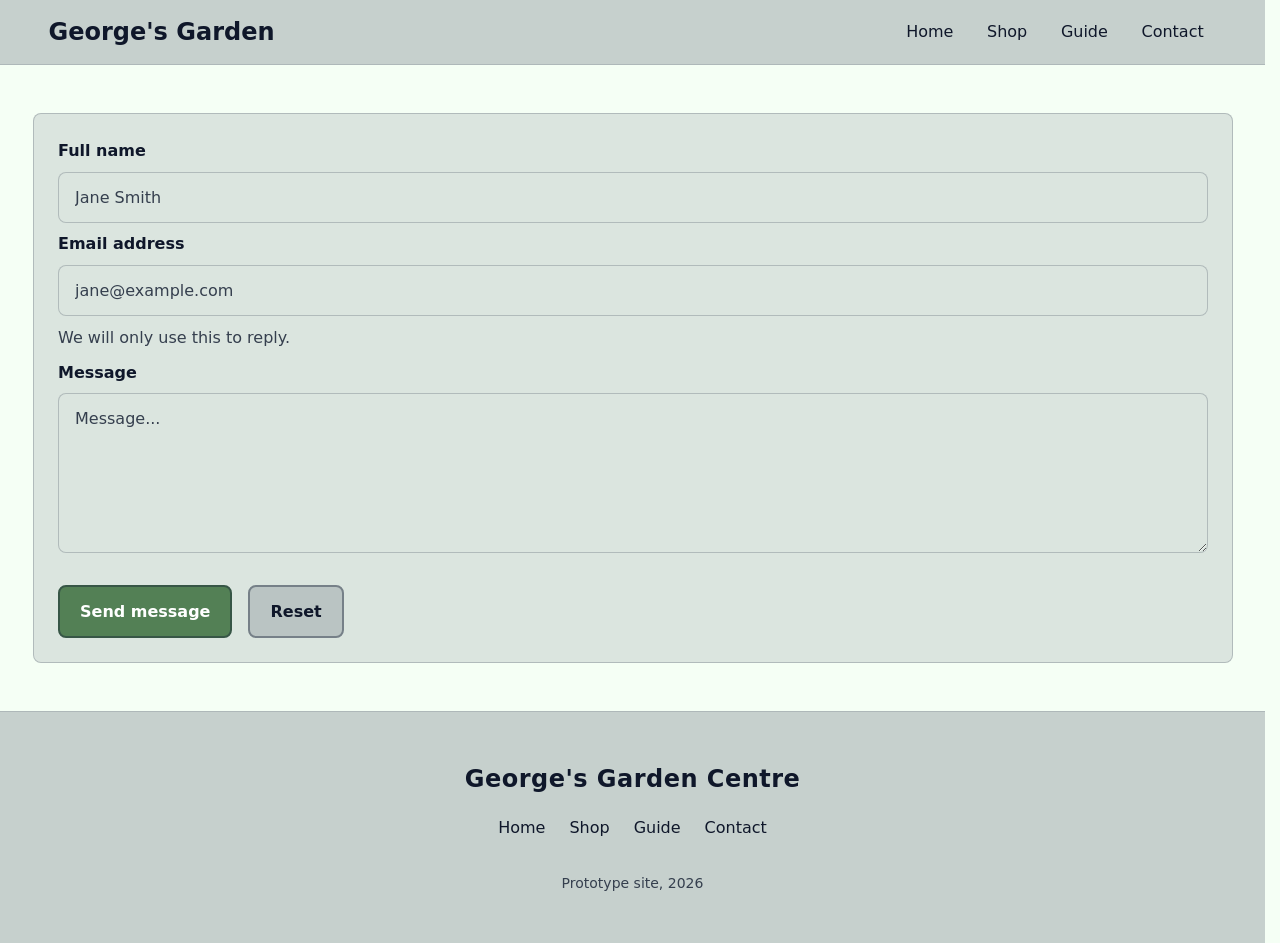
<file: prototype/contact.html>
<!doctype html>
<html lang="en">
  <head>
    <meta charset="utf-8" />
    <meta name="viewport" content="width=device-width, initial-scale=1" />
    <title>George's Garden Centre | Contact</title>
    <link rel="stylesheet" href="css/reset.css" />
    <link rel="stylesheet" href="css/core.css" />
    <link rel="stylesheet" href="css/components/header-nav.css" />
    <link rel="stylesheet" href="css/components/form.css" />
    <link rel="stylesheet" href="css/custom.css" />
  </head>
  <body>
    <a href="#main" class="skip-link">Skip to main content</a>
    <header class="site-header drawer-right">
      <div class="site-header__inner container">
        <a class="site-header__brand" href="index.html">George's Garden</a
        ><button
          class="site-header__toggle"
          type="button"
          popovertarget="site-nav"
          aria-label="Menu"
        >
          <span aria-hidden="true">☰</span
          ><span class="visually-hidden">Menu</span>
        </button>
        <nav
          id="site-nav"
          class="site-nav"
          popover
          aria-label="Main navigation"
        >
          <a class="site-nav__link" href="index.html">Home</a
          ><a class="site-nav__link" href="shop.html">Shop</a
          ><a class="site-nav__link" href="guide.html">Guide</a
          ><a class="site-nav__link" href="contact.html">Contact</a>
        </nav>
      </div>
    </header>
    <main id="main">
      <div class="auto-grid container">
        <section class="section">
          <form class="form card stack">
            <div class="form__field stack">
              <label class="form__label" for="name">Full name</label
              ><input
                class="form__input"
                id="name"
                name="name"
                type="text"
                placeholder="Jane Smith"
                required
              />
            </div>
            <div class="form__field stack">
              <label class="form__label" for="email">Email address</label
              ><input
                class="form__input"
                id="email"
                name="email"
                type="email"
                placeholder="jane@example.com"
                required
              />
              <p class="form__help">We will only use this to reply.</p>
            </div>
            <div class="form__field stack">
              <label class="form__label" for="message">Message</label
              ><textarea
                class="form__textarea"
                id="message"
                name="message"
                placeholder="Message..."
                required
              ></textarea>
            </div>
            <div class="cluster">
              <button class="btn btn--primary" type="submit">
                Send message</button
              ><button class="btn btn--secondary" type="reset">Reset</button>
            </div>
          </form>
        </section>
      </div>
    </main>
    <footer class="site-footer">
      <div class="container stack">
        <h2 class="site-footer__title">George's Garden Centre</h2>
        <nav class="site-footer__nav" aria-label="Footer navigation">
          <a href="index.html">Home</a><a href="shop.html">Shop</a
          ><a href="guide.html">Guide</a><a href="contact.html">Contact</a>
        </nav>
        <p class="site-footer__copyright">Prototype site, 2026</p>
      </div>
    </footer>
  </body>
</html>
</file>
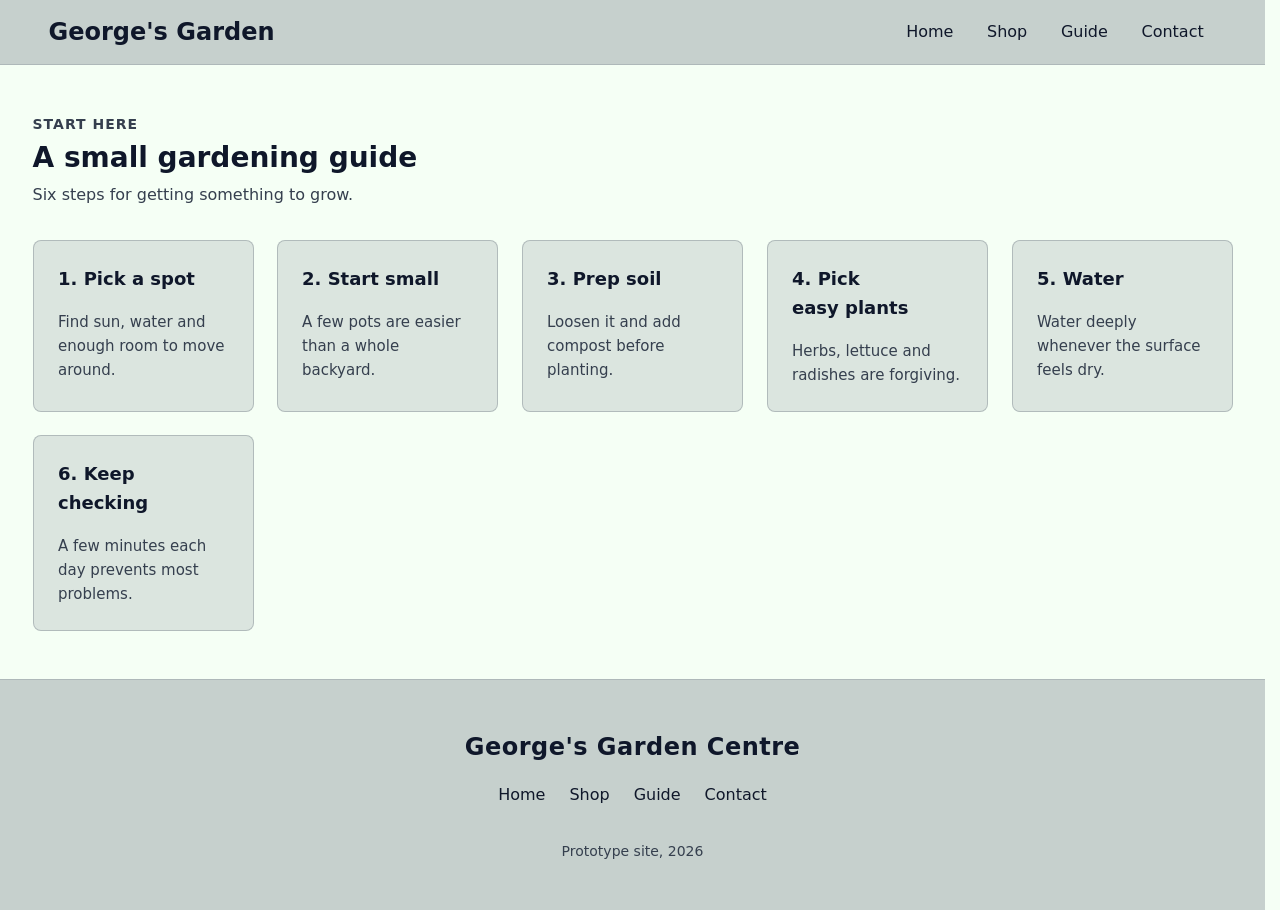
<file: prototype/guide.html>
<!doctype html>
<html lang="en">
  <head>
    <meta charset="utf-8" />
    <meta name="viewport" content="width=device-width, initial-scale=1" />
    <title>George's Garden Centre | Guide</title>
    <link rel="stylesheet" href="css/reset.css" />
    <link rel="stylesheet" href="css/core.css" />
    <link rel="stylesheet" href="css/components/header-nav.css" />
    <link rel="stylesheet" href="css/components/embed.css" />
    <link rel="stylesheet" href="css/custom.css" />
  </head>
  <body>
    <a href="#main" class="skip-link">Skip to main content</a>
    <header class="site-header drawer-right">
      <div class="site-header__inner container">
        <a class="site-header__brand" href="index.html">George's Garden</a
        ><button
          class="site-header__toggle"
          type="button"
          popovertarget="site-nav"
          aria-label="Menu"
        >
          <span aria-hidden="true">☰</span
          ><span class="visually-hidden">Menu</span>
        </button>
        <nav
          id="site-nav"
          class="site-nav"
          popover
          aria-label="Main navigation"
        >
          <a class="site-nav__link" href="index.html">Home</a
          ><a class="site-nav__link" href="shop.html">Shop</a
          ><a class="site-nav__link" href="guide.html">Guide</a
          ><a class="site-nav__link" href="contact.html">Contact</a>
        </nav>
      </div>
    </header>
    <main id="main">
      <section class="container section stack">
        <header class="section-header stack">
          <span class="section-header__eyebrow">Start here</span>
          <h1 class="section-header__title">A small gardening guide</h1>
          <p class="section-header__intro">
            Six steps for getting something to grow.
          </p>
        </header>
        <ul class="auto-grid" style="--min: 13rem">
          <li class="card stack">
            <h2 class="card__title">1. Pick a spot</h2>
            <p class="text-muted">
              Find sun, water and enough room to move around.
            </p>
          </li>
          <li class="card stack">
            <h2 class="card__title">2. Start small</h2>
            <p class="text-muted">
              A few pots are easier than a whole backyard.
            </p>
          </li>
          <li class="card stack">
            <h2 class="card__title">3. Prep soil</h2>
            <p class="text-muted">Loosen it and add compost before planting.</p>
          </li>
          <li class="card stack">
            <h2 class="card__title">4. Pick easy plants</h2>
            <p class="text-muted">Herbs, lettuce and radishes are forgiving.</p>
          </li>
          <li class="card stack">
            <h2 class="card__title">5. Water</h2>
            <p class="text-muted">
              Water deeply whenever the surface feels dry.
            </p>
          </li>
          <li class="card stack">
            <h2 class="card__title">6. Keep checking</h2>
            <p class="text-muted">
              A few minutes each day prevents most problems.
            </p>
          </li>
        </ul>
      </section>
    </main>
    <footer class="site-footer">
      <div class="container stack">
        <h2 class="site-footer__title">George's Garden Centre</h2>
        <nav class="site-footer__nav" aria-label="Footer navigation">
          <a href="index.html">Home</a><a href="shop.html">Shop</a
          ><a href="guide.html">Guide</a><a href="contact.html">Contact</a>
        </nav>
        <p class="site-footer__copyright">Prototype site, 2026</p>
      </div>
    </footer>
  </body>
</html>
</file>
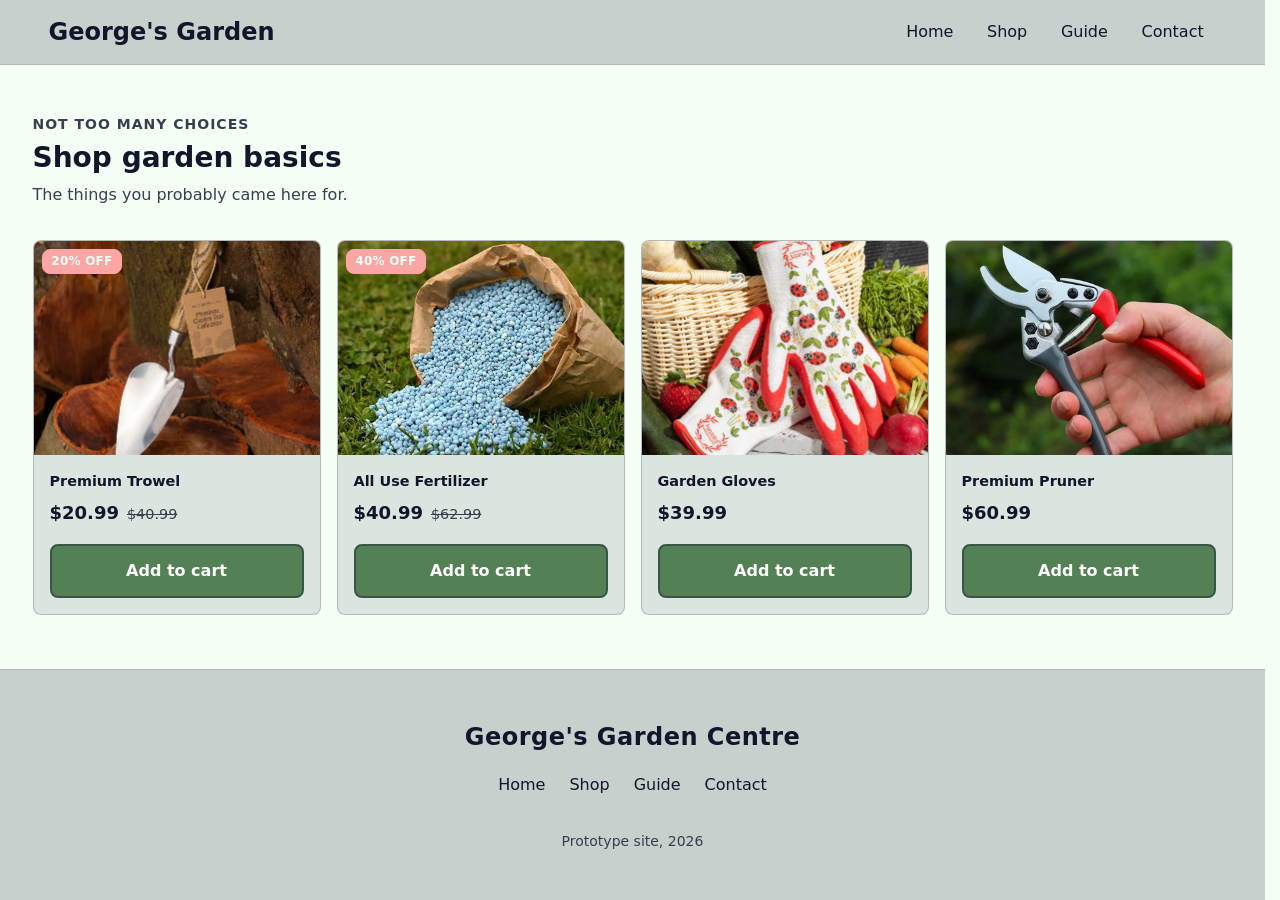
<file: prototype/shop.html>
<!doctype html>
<html lang="en">
  <head>
    <meta charset="utf-8" />
    <meta name="viewport" content="width=device-width, initial-scale=1" />
    <title>George's Garden Centre | Shop</title>
    <link rel="stylesheet" href="css/reset.css" />
    <link rel="stylesheet" href="css/core.css" />
    <link rel="stylesheet" href="css/components/header-nav.css" />
    <link rel="stylesheet" href="css/components/badge.css" />
    <link rel="stylesheet" href="css/components/buttons.css" />
    <link rel="stylesheet" href="css/components/gallery-card-addon.css" />
    <link rel="stylesheet" href="css/components/gallery-product-addon.css" />
    <link rel="stylesheet" href="css/components/gallery.css" />
    <link rel="stylesheet" href="css/custom.css" />
  </head>
  <body>
    <a href="#main" class="skip-link">Skip to main content</a>
    <header class="site-header drawer-right">
      <div class="site-header__inner container">
        <a class="site-header__brand" href="index.html">George's Garden</a>
        <button
          class="site-header__toggle"
          type="button"
          popovertarget="site-nav"
          aria-label="Menu"
        >
          <span aria-hidden="true">☰</span
          ><span class="visually-hidden">Menu</span>
        </button>
        <nav
          id="site-nav"
          class="site-nav"
          popover
          aria-label="Main navigation"
        >
          <a class="site-nav__link" href="index.html">Home</a
          ><a class="site-nav__link" href="shop.html">Shop</a
          ><a class="site-nav__link" href="guide.html">Guide</a
          ><a class="site-nav__link" href="contact.html">Contact</a>
        </nav>
      </div>
    </header>
    <main id="main">
      <section class="container section stack">
        <header class="section-header stack">
          <span class="section-header__eyebrow">Not too many choices</span>
          <h1 class="section-header__title">Shop garden basics</h1>
          <p class="section-header__intro">
            The things you probably came here for.
          </p>
        </header>
        <ul class="media-gallery media-gallery--card" style="--col-count-lg: 4">
          <li class="media-gallery__item">
            <a class="media-gallery__frame" href="#"
              ><img
                class="media-gallery__image"
                src="../images/trowel.webp"
                alt="Garden trowel"
              /><span class="badge badge--deal media-gallery__tag"
                >20% OFF</span
              ></a
            >
            <div class="media-gallery__body">
              <h2 class="media-gallery__title">
                <a href="#">Premium Trowel</a>
              </h2>
              <p class="media-gallery__price">
                <span class="media-gallery__price-current">$20.99</span
                ><span class="media-gallery__price-was">$40.99</span>
              </p>
              <button class="btn btn--primary media-gallery__cta" type="button">
                Add to cart
              </button>
            </div>
          </li>
          <li class="media-gallery__item">
            <a class="media-gallery__frame" href="#"
              ><img
                class="media-gallery__image"
                src="../images/fertilizer.webp"
                alt="Fertilizer"
              /><span class="badge badge--deal media-gallery__tag"
                >40% OFF</span
              ></a
            >
            <div class="media-gallery__body">
              <h2 class="media-gallery__title">
                <a href="#">All Use Fertilizer</a>
              </h2>
              <p class="media-gallery__price">
                <span class="media-gallery__price-current">$40.99</span
                ><span class="media-gallery__price-was">$62.99</span>
              </p>
              <button class="btn btn--primary media-gallery__cta" type="button">
                Add to cart
              </button>
            </div>
          </li>
          <li class="media-gallery__item">
            <a class="media-gallery__frame" href="#"
              ><img
                class="media-gallery__image"
                src="../images/gloves.webp"
                alt="Garden gloves"
            /></a>
            <div class="media-gallery__body">
              <h2 class="media-gallery__title">
                <a href="#">Garden Gloves</a>
              </h2>
              <p class="media-gallery__price">
                <span class="media-gallery__price-current">$39.99</span>
              </p>
              <button class="btn btn--primary media-gallery__cta" type="button">
                Add to cart
              </button>
            </div>
          </li>
          <li class="media-gallery__item">
            <a class="media-gallery__frame" href="#"
              ><img
                class="media-gallery__image"
                src="../images/pruner.webp"
                alt="Garden pruner"
            /></a>
            <div class="media-gallery__body">
              <h2 class="media-gallery__title">
                <a href="#">Premium Pruner</a>
              </h2>
              <p class="media-gallery__price">
                <span class="media-gallery__price-current">$60.99</span>
              </p>
              <button class="btn btn--primary media-gallery__cta" type="button">
                Add to cart
              </button>
            </div>
          </li>
        </ul>
      </section>
    </main>
    <footer class="site-footer">
      <div class="container stack">
        <h2 class="site-footer__title">George's Garden Centre</h2>
        <nav class="site-footer__nav" aria-label="Footer navigation">
          <a href="index.html">Home</a><a href="shop.html">Shop</a
          ><a href="guide.html">Guide</a><a href="contact.html">Contact</a>
        </nav>
        <p class="site-footer__copyright">Prototype site, 2026</p>
      </div>
    </footer>
  </body>
</html>
</file>
<file: css/core.css>
/*
  NOTE ON LAYER ORDER: the @layer declaration lives in reset.css, which
  is always linked first. It is not repeated here - repeating it is a
  silent no-op that creates confusion about which file is authoritative.

  core.css includes:
  - theme tokens
  - layout primitives (the systems that arrange the page: .container,
    .grid, .stack, .cluster, etc.)
  - a small set of default core patterns
  - utilities: small, atomic, single-property helper classes
    (.text-muted, .justify-center, .divider, etc.) - see the @layer
    utilities comment further down for why these are split out from
    layout rather than grouped with it.

  reset.css also contributes to the utilities layer (:focus-visible,
  .visually-hidden) - both merge into one layer regardless of which
  file declares them. Specialized modules stay in css/components/.
*/

/* =====================
   Tokens and theme defaults
   ===================== */
@layer tokens {
  :root {
    color-scheme: dark;
    --color-bg: #020617;
    --color-text: #e5e7eb;
    --color-accent-seed: #8b5cf6;
    --color-accent-default: color-mix(
      in oklab,
      var(--color-accent-seed) 82%,
      var(--color-bg) 18%
    );
    --color-accent: var(--color-accent-default);
    --color-on-accent: var(--color-text);
    /* --color-accent, mixed toward the page background, reads well as
       a fill but fails contrast as text (as low as 2.2:1 measured on
       the default dark theme). This variant is for exactly that case:
       accent-colored TEXT on a surface (.text-accent, active/selected
       states, badge labels). Never use it as a background fill;
       --color-accent already covers that and pairs correctly with
       --color-on-accent.

       light-dark() rather than one fixed mix, because "lighten the
       seed for contrast" only works on a dark theme - on a light
       theme (color-scheme: light, as every customised site in this
       project sets) the surface is already light, so the SAME mix
       toward white gets less readable, not more (measured as low as
       1.2:1 on a light site theme). A light theme needs the opposite
       adjustment: darken the seed instead. Each branch is verified at
       >=6:1 against every theme (default + all 5 site themes) tested
       when this was added - comfortable margin above the 4.5:1 floor,
       not a bare pass.

       light-dark() is Baseline: Newly available (shipped everywhere
       since May 2024, not yet Widely available), an exception to this
       framework's usual Widely-available bar for core tokens - see
       docs/index.html's browser support policy. Accepted here because
       an unsupporting browser's fallback is harmless: the custom
       property's invalid value resolves to the inherited text color
       instead, which is always legible, just without the extra
       light/dark-aware contrast boost. */
    --color-accent-text: light-dark(
      color-mix(in oklab, var(--color-accent-seed) 75%, black 25%),
      color-mix(in oklab, var(--color-accent-seed) 75%, white 25%)
    );
    /* Semantic status colours - override in custom.css if needed */
    --color-error: #fca5a5;
    --color-success: #86efac;
    --color-warning: #fde68a;
    --color-info: #93c5fd;

    --color-surface: color-mix(
      in oklab,
      var(--color-bg) 90%,
      var(--color-text) 10%
    );
    --color-elevated: color-mix(
      in oklab,
      var(--color-bg) 82%,
      var(--color-text) 18%
    );
    /* 80%, not the original 65% - measured against the two darkest
       surfaces this is actually used as text on: --color-elevated
       (footers, badges) and .media-gallery__caption's own darker
       color-mix(surface, black) background. 65% passed the default
       dark palette against --color-elevated (4.60:1) but fell short
       everywhere else - as low as 3.76:1 against the caption
       background on a customised site theme, against a 4.5:1 floor.
       80% clears BOTH backgrounds on the default palette and every
       customised site theme (4.86 the closest margin, 9.05 the most). */
    --color-muted: color-mix(in oklab, var(--color-text) 80%, var(--color-bg));
    --color-border: color-mix(
      in oklab,
      var(--color-surface) 70%,
      var(--color-text) 18%
    );
    --color-border-strong: color-mix(
      in oklab,
      var(--color-surface) 45%,
      var(--color-text) 35%
    );
    --color-hover: color-mix(
      in oklab,
      var(--color-bg) 85%,
      var(--color-accent)
    );
    --color-backdrop: rgb(0 0 0 / 0.85);

    --shadow-elevated: 0 12px 36px
      color-mix(in oklab, var(--color-bg) 50%, transparent);

    --container-max: 1200px;
    --content-max: 70ch;

    --nav-height: 64px;

    --space-unit: 0.25rem;
    --space-2: calc(var(--space-unit) * 2);
    --space-4: calc(var(--space-unit) * 4);
    --space-6: calc(var(--space-unit) * 6);
    --space-8: calc(var(--space-unit) * 8);
    --space-12: calc(var(--space-unit) * 12);
    --space-16: calc(var(--space-unit) * 16);
    --space-24: calc(var(--space-unit) * 24);

    /*
      TYPOGRAPHY

      Plain rem literals from a small, fixed set below - not a
      --text-xs/sm/md/lg/xl token family. See docs/index.html's
      Conventions section for why. Fluid clamp() display headings
      match the ones already used in hero.css, so the two stay
      consistent with each other.

        0.75rem   badges, captions, table meta
        0.9rem    secondary text, form help, errors
        1rem      body copy
        1.125rem  card titles
        1.375rem  panel and drawer headings
        1.5rem    footer and nav brand
        1.75rem / 2.5rem / 3rem   display sizes
    */

    /*
      FUTURE (CSS-only, blocked on support) - text-box-trim
      Engines:  all three shipped - Chrome/Edge 133+, Safari 18.2+,
                Firefox 154+. Global 84%. Checked 2026-08-21.
      Blocked on: user adoption, not implementation. Firefox 154 is
                recent enough that real-world coverage is still
                climbing, and this changes vertical rhythm, so
                supporting and non-supporting browsers would space
                headings differently while it settles.
      What it buys: removes the font's built-in half-leading above and
                below a heading, so the gap you set in a .stack is the
                gap you actually see. Right now every heading carries
                invisible padding that varies by font, which is why
                heading spacing needs eyeballing per component.
      Ship when: Firefox 154 has been out long enough that the split
                stops being visible in class. Purely cosmetic, so it
                can go in without a fallback whenever you decide.

        :is(h1, h2, h3, .card__title, .subsection-title) {
          text-box-trim: trim-both;
          text-box-edge: cap alphabetic;
        }
    */

    --max-w-narrow: 800px;

    --radius: 8px;
    --radius-lg: 16px;

    --transition-fast: 0.2s ease;
    --transition-base: 0.3s ease;
  }
}

@layer layout {
  body {
    background-color: var(--color-bg);
    color: var(--color-text);
    min-height: 100vh;
    display: flex;
    flex-direction: column;
  }

  /* Direct child only - the docs site nests its <main> inside .shell,
     which already sizes itself via grid. This only ever touches the
     plain header/main/footer page shape. */
  body > main {
    flex: 1 0 auto;
  }

  .container {
    width: min(100% - 2rem, var(--container-max));
    margin-inline: auto;
  }

  .section {
    padding-block: var(--space-12);
  }

  /* Cancels .section's top padding for a section that follows another
     section with no visual gap wanted (e.g. immediately after a hero,
     or a two-part page intro split across two .section blocks). Only
     the top is flush - .section's bottom padding is untouched, so the
     next section down still gets normal breathing room. */
  .section--flush-start {
    padding-block-start: 0;
  }

  section {
    scroll-margin-block-start: calc(var(--nav-height) + 1rem);
  }

  /* -----------------------------------------------------------------
     GRID PRIMITIVE

     Two coexisting APIs, both passed in from the HTML as inline
     custom properties:

       --col-count / -md / -lg   a number of equal-width columns
       --col-widths / -md / -lg  a full grid-template-columns value
                                 for columns of differing widths

     At any one breakpoint --col-widths* wins over --col-count*.
     Each breakpoint builds its own complete --col-layout-* value; if
     neither token is set for that breakpoint the variable resolves to
     the guaranteed-invalid value, so var() falls through to the next
     breakpoint down. A breakpoint's own layout therefore always beats
     a smaller breakpoint's, whichever tokens happen to be set.
  ----------------------------------------------------------------- */
  .grid {
    list-style: none;
    padding: 0;
    --col-layout: var(
      --col-widths,
      repeat(var(--col-count, 1), minmax(0, 1fr))
    );
    --col-layout-md: var(
      --col-widths-md,
      repeat(var(--col-count-md), minmax(0, 1fr))
    );
    --col-layout-lg: var(
      --col-widths-lg,
      repeat(var(--col-count-lg), minmax(0, 1fr))
    );

    display: grid;
    gap: var(--grid-gap, var(--space-6));
    grid-template-columns: var(--col-layout);
  }

  @media (min-width: 768px) {
    .grid {
      grid-template-columns: var(--col-layout-md, var(--col-layout));
    }
  }

  @media (min-width: 1024px) {
    .grid {
      grid-template-columns: var(
        --col-layout-lg,
        var(--col-layout-md, var(--col-layout))
      );
    }
  }

  .auto-grid {
    list-style: none;
    padding: 0;
    --min: 18rem;
    display: grid;
    gap: var(--grid-gap, var(--space-6));
    grid-template-columns: repeat(auto-fit, minmax(min(100%, var(--min)), 1fr));
  }

  .stack > * + * {
    margin-block-start: var(--stack-space, var(--space-4));
  }

  .cluster {
    list-style: none;
    padding: 0;
    display: flex;
    flex-wrap: wrap;
    gap: var(--cluster-gap, var(--space-4));
    align-items: center;
  }

  .cluster--between {
    justify-content: space-between;
  }

  .cluster--end {
    justify-content: flex-end;
  }

  .auto-grid--sm {
    --min: 16rem;
  }
}

@layer components {
  .skip-link {
    position: absolute;
    top: var(--space-4);
    left: var(--space-4);
    z-index: 300;
    padding: 0.75rem 1rem;
    border-radius: var(--radius);
    background: var(--color-accent);
    color: var(--color-on-accent);
    text-decoration: none;
    transform: translateY(-200%);
    transition: transform var(--transition-fast);
  }

  .skip-link:focus {
    transform: translateY(0);
  }

  .btn {
    display: inline-flex;
    align-items: center;
    justify-content: center;
    padding: 0.75rem 1.25rem;
    border: 2px solid transparent;
    border-radius: var(--radius);
    text-decoration: none;
    font-weight: 600;
    cursor: pointer;
    /* Named explicitly rather than "transition: var(--transition-fast)"
       (shorthand for transition-property: all) - a future style added
       to a hover/active/disabled state (padding, width, whatever)
       would otherwise animate silently, whether that was wanted or
       not. Add new properties here deliberately when a variant
       actually needs them to transition. */
    transition:
      background-color var(--transition-fast),
      border-color var(--transition-fast),
      opacity var(--transition-fast);
  }

  .btn--primary {
    background: var(--color-accent);
    color: var(--color-on-accent);
    border-color: color-mix(
      in oklab,
      var(--color-accent) 62%,
      var(--color-text) 38%
    );
  }

  .btn--primary:hover {
    background: color-mix(
      in oklab,
      var(--color-accent) 88%,
      var(--color-text) 12%
    );
    border-color: color-mix(
      in oklab,
      var(--color-accent) 54%,
      var(--color-text) 46%
    );
  }

  .btn--secondary {
    background: color-mix(
      in oklab,
      var(--color-surface) 86%,
      var(--color-text) 14%
    );
    color: var(--color-text);
    border-color: color-mix(
      in oklab,
      var(--color-surface) 55%,
      var(--color-text) 45%
    );
  }

  .btn--secondary:hover {
    background: color-mix(
      in oklab,
      var(--color-surface) 78%,
      var(--color-text) 22%
    );
  }

  /* .card, .card__title, and .card p - see css/components/card.css for
     the standalone reference copy of this component. Baked in here
     too since nearly every page in this project uses it. */
  /*
    container-type/container-name make .card a named containment
    context, so the @container rule below responds to the CARD's own
    width, not the viewport. A card squeezed into a 3-column grid stays
    compact; the same card alone in a single column gets more breathing
    room, regardless of browser width.

    Note container-type: inline-size implies contain: layout, which
    makes .card a containing block for absolutely positioned
    descendants. Every component that positions absolutely already
    carries its own positioned wrapper (.timeline__item,
    .loading-overlay) or lives in the top layer (popovers, lightbox),
    so nothing in this framework moves. Worth knowing if you add one
    that doesn't.
  */
  .card {
    background: var(--color-surface);
    border: 1px solid var(--color-border);
    border-radius: var(--radius);
    padding: var(--card-padding, var(--space-6));
    min-height: var(--card-min-height, auto);
    container-type: inline-size;
    container-name: card;
  }

  /* .card__title, not a bare "h3" element selector - a card's heading
     can legitimately be an h2 or h3 depending on the page's own
     outline, so the styling hook is a class, not a tag. */
  .card__title {
    font-size: var(--card-heading-size, 1.125rem);
    font-weight: 600;
    margin-block-end: var(--space-2);
  }

  .card p {
    color: var(--color-muted);
    font-size: var(--card-body-size, 0.9375rem);
    line-height: 1.6;
  }

  /*
    Once a card is wide enough to carry it, both the title and body
    step up - calculated from --card-heading-size/--card-body-size
    rather than set as second fixed sizes, so overriding those hooks
    moves both steps together. Nothing here asks how big the WINDOW
    is - the same card is compact in a 3-up grid and roomier in a
    single column, on the same screen, at the same moment.

    380px is measured on the CONTENT box, so with --space-6 padding
    and a 1px border it actually trips at roughly 430px of card. That
    is about where a card stops feeling like a tile and starts feeling
    like a panel.
  */
  @container card (min-width: 380px) {
    .card__title {
      font-size: calc(var(--card-heading-size, 1.125rem) + 0.25rem);
    }

    .card p {
      font-size: calc(var(--card-body-size, 0.9375rem) + 0.0625rem);
      line-height: 1.7;
    }
  }

  /* Flags a card as a destructive/high-caution area (a "danger zone"
     block of irreversible actions) - the same warning-colour intent
     as .btn--danger, applied to the container instead of a button. */
  .card--danger {
    border-color: var(--color-error);
  }

  /* .section-header and its parts - see css/components/section-header.css
     for the standalone reference copy. Baked in here too since almost
     every page in this project uses it. */
  .section-header {
    --stack-space: var(--space-2);
    margin-block-end: var(--space-8);
  }

  .section-header__eyebrow {
    display: block;
    font-weight: 600;
    letter-spacing: 1px;
    color: var(--color-muted);
    text-transform: uppercase;
    font-size: 0.875rem;
  }

  .section-header__title {
    font-size: clamp(1.6rem, 1.5rem + 0.35vw, 1.75rem);
    line-height: 1.1;
  }

  .section-header__intro {
    font-size: 1rem;
    max-width: clamp(32ch, 95vw, var(--container-max));
    color: var(--color-muted);
    text-wrap: balance;
  }

  /* .site-footer and its parts - see css/components/site-footer.css
     for the standalone reference copy. Baked in here too since every
     page in this project uses it (it's simple enough, ~30 lines, that
     it doesn't justify being a component-only file - see
     site-footer.css's own note). */
  .site-footer {
    padding-block: var(--space-12);
    background: var(--color-elevated);
    border-block-start: 1px solid var(--color-border);
    text-align: center;
  }

  .site-footer__title {
    font-size: 1.5rem;
    letter-spacing: 0.02em;
  }

  .site-footer__nav {
    display: flex;
    justify-content: center;
    flex-wrap: wrap;
    gap: var(--space-6);
    margin-block-end: var(--space-8);
  }

  .site-footer__nav a {
    text-decoration: none;
    font-weight: 500;
  }

  .site-footer__nav a:hover {
    color: var(--color-accent-text);
  }

  .site-footer__copyright {
    color: var(--color-muted);
    font-size: 0.875rem;
  }

  /* Extra breathing room above a manually-spaced page section that
     follows a two-column layout with no .stack ancestor to hand the
     gap to itself - e.g. a "Related products" block on a product
     detail page. */
  .related-products {
    margin-block-start: var(--space-24);
  }
}

/*
  Small, atomic, single-property helper classes - deliberately placed
  in utilities rather than layout. The layer order (see the top of
  this file) puts utilities last, so these reliably win over a
  components-layer rule that happens to set the same property,
  which is the whole point of a utility class. reset.css also
  contributes to this same layer (:focus-visible, .visually-hidden) -
  cascade layers accumulate by name across files, so both live in one
  merged "utilities" layer regardless of which file declares them.
*/
@layer utilities {
  .text-muted {
    color: var(--color-muted);
  }
  .text-error {
    color: var(--color-error);
  }
  .text-accent {
    color: var(--color-accent-text);
  }

  /* Resets color back to the normal body tone - for un-muting one
     word or phrase inside an otherwise .text-muted parent, e.g. a
     result count that should read as normal text in a muted sentence. */
  .text-normal {
    color: var(--color-text);
  }

  /* Two size helpers, not a full set - anything else smaller or
     larger than body size is a component's own font-size decision,
     not a utility. These two cover the common case: secondary text a
     notch below body size, wherever it turns up (tables, cards, meta
     rows, form hints). Pairs with .text-muted for that pattern:
       <p class="text-muted text-sm">Last updated 3 hours ago</p> */
  .text-sm {
    font-size: 0.9rem;
  }
  .text-xs {
    font-size: 0.75rem;
  }

  .text-center {
    text-align: center;
  }
  .no-underline {
    text-decoration: none;
  }
  .items-center {
    align-items: center;
  }
  .items-start {
    align-items: start;
  }
  .items-end {
    align-items: flex-end;
  }
  .justify-center {
    justify-content: center;
  }
  .flex-1 {
    flex: 1;
  }

  /* A one-off grid-child placement hook - most .grid usages don't need
     child-level spanning, so this stays a single atomic utility rather
     than a general --col-span custom-property API. */
  .col-span-2 {
    grid-column: span 2;
  }

  /* A <hr> reset to a plain 1px rule - the browser default <hr> has a
     3D-inset border box that never matches this framework's flat look. */
  .divider {
    border: none;
    border-block-start: 1px solid var(--color-border);
  }

  /* For a list that needs a class for something other than layout
     (.stack for item spacing, .text-sm for size) but is still real
     bulleted content - see reset.css's note on why that class alone
     doesn't strip its own markers the way an actual layout component
     does. padding-inline-start is a smaller-than-native 1.5rem rather
     than the browser's ~2.5rem default, sized for sitting inside a
     compact panel or dialog rather than a full page. */
  .list-disc {
    list-style: disc;
    padding-inline-start: 1.5rem;
  }

  /* The opposite direction: a classed <ul>/<ol> that isn't one of the
     framework's own layout components (those strip their own markers
     directly - see reset.css) but still isn't real bulleted content -
     e.g. .stack reused purely to space out a list of cards, or a
     skeleton-loading placeholder list. */
  .list-none {
    list-style: none;
    padding: 0;
  }

  /* A small bold heading for organizing content within a single page
     or panel - one step below .section-header__title, and without
     its own margin so spacing stays under the caller's control
     (a .stack gap, an explicit margin-block-end, etc). */
  .subsection-title {
    font-size: 1rem;
    font-weight: 700;
  }

  /* An inline class-name reference inside a heading shouldn't inherit
     the heading's own size and weight - it's a citation, not part of
     the heading text itself. */
  .subsection-title code {
    font-size: 0.8rem;
    font-weight: 400;
  }

  /* A trailing annotation after a subsection-title's own text - an
     implementation note or file reference, de-emphasized and pushed
     right rather than part of the heading itself. */
  .subsection-title__note {
    font-size: 0.75rem;
    font-weight: 400;
    color: var(--color-muted);
    margin-inline-start: var(--space-4);
  }

  .text-nowrap {
    white-space: nowrap;
  }

  /* Single-line truncation with an ellipsis - needs a bounded or
     shrinkable width on the element to have any visible effect. */
  .truncate {
    overflow: hidden;
    text-overflow: ellipsis;
    white-space: nowrap;
  }

  .max-w-narrow {
    max-width: var(--max-w-narrow, 800px);
    margin-inline: auto;
  }
}
</file>
<file: css/components/header-nav.css>
/*
  header-nav.css
  ---------------------------------------------------------------------
  Sticky site header with a horizontal nav on desktop and an animated
  slide-in drawer on mobile, powered by the native HTML Popover API.

  GRACEFUL DEGRADATION:
    The Popover API is Baseline: Newly available - shipped in every
    core engine, but real and not universal in the installed base yet
    (see docs/index.html's browser support policy), and unlike this
    framework's other Popover-based components (which fail harmlessly
    when unsupported), a hidden mobile nav with no fallback would make
    navigation completely unreachable below 1024px for every visitor
    on an unsupported browser.

    So the mobile nav is built in two layers:
      1. BASELINE - a plain, always-visible stacked list. This is
         what every browser gets by default, including ones with no
         Popover support at all.
      2. ENHANCED - gated behind @supports selector(:popover-open),
         a real feature-detection query (not a browser-version
         guess). Only browsers that actually support the API get the
         hidden/animated slide-in drawer, which overrides the
         baseline entirely.

    Worst case on an unsupported browser: a plain stacked nav list
    instead of a drawer. Never: no navigation at all.

  Requires: css/reset.css, css/core.css

  DRAWER DIRECTION - set in HTML, not CSS:
    Left drawer (default):  <header class="site-header">
    Right drawer:           <header class="site-header drawer-right">

    Direction is controlled by the private custom property --_drawer-slide
    on .site-nav inside the mobile media query.  The underscore prefix
    signals this is an internal implementation detail - not a public
    token and not overridable from custom.css.

      Default (left):  --_drawer-slide: -100%  (starts off-screen left)
      drawer-right:    --_drawer-slide: 100%   (starts off-screen right)

    RTL (right-to-left) language pages are also handled - directions
    are swapped automatically when dir="rtl" is on the <html> element.

  HAMBURGER BUTTON POSITION - controlled by DOM order in HTML:
    The toggle button and brand link are siblings inside
    .site-header__inner.  Their visual position on mobile follows
    DOM order since the inner wrapper uses space-between flex.

    Hamburger on the RIGHT (default):
      <div class="site-header__inner container">
        <a class="site-header__brand">Cascade</a>
        <button class="site-header__toggle">...</button>
        <nav class="site-nav" ...>...</nav>
      </div>

    Hamburger on the LEFT:
      <div class="site-header__inner container">
        <button class="site-header__toggle">...</button>
        <a class="site-header__brand">Cascade</a>
        <nav class="site-nav" ...>...</nav>
      </div>

    On desktop (1024px+) the toggle is hidden regardless of order.
    The :has() selectors at the bottom of this file detect brand/nav
    DOM order and position the desktop nav correctly for both layouts.

  POPOVER API:
    The <nav popover> and <button popovertarget="site-nav"> in HTML
    wire the toggle to the nav panel automatically - no JavaScript.
    The browser handles open/close, Escape key, and outside-click.

  HTML STRUCTURE:
    <header class="site-header">
      <div class="site-header__inner container">
        <a href="#" class="site-header__brand">Brand</a>
        <button type="button" class="site-header__toggle" popovertarget="site-nav" aria-label="Menu">
          <span aria-hidden="true">☰</span>
          <span class="visually-hidden">Menu</span>
        </button>
        <nav id="site-nav" class="site-nav" popover aria-label="Main navigation">
          <a href="#" class="site-nav__link">Home</a>
          <a href="#" class="site-nav__link site-nav__link--cta">Get Started</a>
        </nav>
      </div>
    </header>
  ---------------------------------------------------------------------
*/

@layer tokens {
  :root {
    --drawer-width: min(86vw, 320px);
    /*
      Used only by .site-nav below - not shared with any other
      component, so it lives here rather than in core.css.
    */
  }
}

@layer components {

  /* -------------------------------------------------------------------
     SITE HEADER

     position: sticky + inset-block-start: 0
       Header sticks to the top of the viewport as the user scrolls.
       inset-block-start is the logical equivalent of top: 0.

     z-index: 200
       Sits above page content but below the skip link (z-index: 300).
  ------------------------------------------------------------------- */
  .site-header {
    position: sticky;
    inset-block-start: 0;
    z-index: 200;
    min-height: var(--nav-height);
    background: var(--color-elevated);
    border-block-end: 1px solid var(--color-border);
  }


  /* -------------------------------------------------------------------
     INNER WRAPPER

     Flex row containing the brand link and the nav.
     justify-content: space-between pushes brand left, nav right.
     padding-inline adds horizontal edge padding without affecting
     the container's max-width calculation.
  ------------------------------------------------------------------- */
  .site-header__inner {
    min-height: var(--nav-height);
    display: flex;
    align-items: center;
    justify-content: space-between;
    gap: var(--space-4);
    padding-inline: 1rem;
  }


  /* -------------------------------------------------------------------
     BRAND LINK

     font-weight: 900 - heaviest available weight for logo-like presence.
     white-space: nowrap - prevents the brand name wrapping to two lines.
  ------------------------------------------------------------------- */
  .site-header__brand {
    font-weight: 900;
    font-size: clamp(1rem, 5vw, 1.5rem);
    text-decoration: none;
    color: var(--color-text);
    /* A flex item's default min-width: auto prevents it from shrinking
       below its unwrapped text width, so a long brand name would push
       the whole header (and document) wider than the viewport without
       this. min-inline-size: 0 lets it shrink; the rest truncates what
       no longer fits instead of wrapping or overflowing. */
    min-inline-size: 0;
    max-inline-size: calc(100% - 60px);
    overflow: hidden;
    text-overflow: ellipsis;
    white-space: nowrap;
  }


  /* -------------------------------------------------------------------
     HAMBURGER TOGGLE BUTTON

     Visible on mobile only - hidden at 1024px+ (see desktop query).

     inline-size / block-size - logical equivalents of width / height.
     display: grid + place-items: center - centres the icon.
     44px × 44px meets WCAG 2.5.5 Target Size (Enhanced), Level AAA -
     the 24px×24px figure in 2.5.8 Target Size (Minimum) is the AA
     tier; this control clears the stricter AAA one.
  ------------------------------------------------------------------- */
  .site-header__toggle {
    inline-size: 44px;
    block-size: 44px;
    display: grid;
    place-items: center;
    font-size: 1.5rem;
    color: var(--color-text);
    background: transparent;
    border: 1px solid var(--color-border);
    border-radius: var(--radius);
    cursor: pointer;
    transition:
      color var(--transition-fast),
      border-color var(--transition-fast),
      background var(--transition-fast);
  }

  .site-header__toggle:hover {
    color: var(--color-accent-text);
    border-color: var(--color-accent);
    background: var(--color-hover);
  }

  /* place-items: center above centers this span's box exactly, but the
     ☰ glyph's own ink isn't centered within that box in system-ui -
     measured 1.5px low. This nudges the visible strokes, not the box,
     back to true center. */
  .site-header__toggle span[aria-hidden="true"] {
    transform: translateY(-1.5px);
  }


  /* -------------------------------------------------------------------
     WORDPRESS COMPATIBILITY

     Matches class names WordPress outputs for nav menus so this
     framework works in WordPress themes without modification.
  ------------------------------------------------------------------- */
  .site-nav .menu,
  .site-nav .sub-menu {
    list-style: none;
    margin: 0;
    padding: 0;
  }

  .site-nav .menu-item {
    list-style: none;
  }


  /* -------------------------------------------------------------------
     NAV LINKS - shared mobile + desktop styles
  ------------------------------------------------------------------- */
  .site-nav__link,
  .site-nav .menu a {
    display: block;
    padding: 0.65rem 0.8rem;
    border-radius: var(--radius);
    text-decoration: none;
    font-weight: 500;
    color: var(--color-text);
  }

  .site-nav__link:hover,
  .site-nav .menu a:hover {
    background: var(--color-hover);
    color: var(--color-accent-text);
  }


  /* -------------------------------------------------------------------
     CTA LINK - styled as a filled accent button in the nav
  ------------------------------------------------------------------- */
  .site-nav__link--cta {
    background: var(--color-accent);
    color: var(--color-on-accent);
    text-align: center;
    font-weight: 700;
  }

  .site-nav__link--cta:hover {
    background: color-mix(in oklab, var(--color-accent) 82%, var(--color-text) 18%);
    color: var(--color-on-accent);
  }


  /* -------------------------------------------------------------------
     ACTIVE PAGE STATES - WordPress compatibility
  ------------------------------------------------------------------- */
  .site-nav .current-menu-item > a,
  .site-nav .current-menu-ancestor > a,
  .site-nav .current_page_item > a,
  .site-nav .current_page_parent > a {
    color: var(--color-accent-text);
  }


  /* ===================================================================
     MOBILE NAV DRAWER - max-width: 1023px
     =================================================================== */
  @media (max-width: 1023px) {

    /* Lets the baseline .site-nav drop to its own full-width row
       below the brand/toggle row instead of squeezing into it. No
       effect once Popover support takes .site-nav out of flow
       entirely (position: fixed) in the @supports block below. */
    .site-header__inner {
      flex-wrap: wrap;
    }

    /* -----------------------------------------------------------------
       BASELINE - always visible, no Popover support required
    ----------------------------------------------------------------- */
    .site-nav {
      display: flex;
      flex-direction: column;
      flex-basis: 100%;
      gap: var(--space-2);
      padding: var(--space-6);
      background: var(--color-elevated);
      border-block-start: 1px solid var(--color-border);
    }

    /* WordPress menu wrapper - applies in both the baseline and the
       enhanced drawer below, since it's about menu structure, not
       Popover behaviour. */
    .site-nav > .menu,
    .site-nav > div > .menu {
      display: flex;
      flex-direction: column;
      gap: var(--space-2);
      inline-size: 100%;
      margin: 0;
      padding: 0;
    }

    /* No working toggle without Popover support - the nav above is
       already visible, so hide the button rather than leave a dead
       click target next to it. */
    @supports not selector(:popover-open) {
      .site-header__toggle {
        display: none;
      }
    }

    /* -----------------------------------------------------------------
       ENHANCED - real Popover API support, feature-detected

       Overrides every property that matters from the baseline above
       with the hidden/animated slide-in drawer treatment.
    ----------------------------------------------------------------- */
    @supports selector(:popover-open) {

      .site-nav {
        /*
          --_drawer-slide
          ----------------
          Private custom property - underscore prefix signals this is
          internal and not overridable from custom.css.

          Controls the off-screen starting position for the slide animation:
            -100% = starts off-screen to the LEFT  (default)
             100% = starts off-screen to the RIGHT (.drawer-right)

          Overridden below by .site-header.drawer-right and [dir="rtl"].
        */
        --_drawer-slide: -100%;

        position: fixed;
        inset-block-start: var(--nav-height);  /* just below the sticky header */
        inset-inline-start: 0;                 /* anchored to left edge         */
        inset-inline-end: auto;
        inline-size: var(--drawer-width);
        max-inline-size: 100%;
        block-size: calc(100dvb - var(--nav-height)); /* fill remaining viewport */
        margin: 0;
        padding: var(--space-6);
        display: none;                         /* hidden until :popover-open    */
        flex-direction: column;
        gap: var(--space-2);
        background: var(--color-elevated);
        border: 0;
        border-inline-start: 0;
        border-inline-end: 1px solid var(--color-border);
        overflow-y: auto;
        transform: translateX(var(--_drawer-slide));
        transition: transform var(--transition-base);
      }

      /*
        NOTE: display and overlay are intentionally NOT included in the
        transition, despite transition-behavior: allow-discrete being
        available in modern browsers.

        Including display in the transition causes the nav to briefly
        appear as visible when resizing the viewport downward across the
        1024px breakpoint - the browser animates display: flex → none
        and renders the nav during that animation.

        Keeping only transform in the transition means:
         - The drawer snaps hidden/visible (display change is instant)
         - The slide animation still runs via transform
         - @starting-style still provides the entry animation start point
         - No flash on viewport resize
      */

      /* RIGHT DRAWER - add class="drawer-right" to <header> */
      .site-header.drawer-right .site-nav {
        --_drawer-slide: 100%;

        inset-inline-start: auto;
        inset-inline-end: 0;
        border-inline-end: 0;
        border-inline-start: 1px solid var(--color-border);
      }

      /* RTL LANGUAGE SUPPORT */
      :root[dir="rtl"] .site-nav {
        --_drawer-slide: 100%;
      }

      :root[dir="rtl"] .site-header.drawer-right .site-nav {
        --_drawer-slide: -100%;
      }


      /* -----------------------------------------------------------------
         POPOVER OPEN STATE

         The Popover API adds :popover-open when the drawer is open.
         Switch display to flex and animate transform to 0 (on-screen).
      ----------------------------------------------------------------- */
      .site-nav:popover-open {
        display: flex;
        transform: translateX(0);
      }

      /*
        @starting-style defines values the browser animates FROM on entry.
        Even though display snaps instantly, @starting-style still provides
        the transform start point - the drawer slides in from off-screen.
      */
      @starting-style {
        .site-nav:popover-open {
          transform: translateX(var(--_drawer-slide));
        }
      }


      /* -----------------------------------------------------------------
         BACKDROP - dimming overlay behind the drawer
      ----------------------------------------------------------------- */
      .site-nav::backdrop {
        background: transparent;
        transition: background var(--transition-base);
      }

      .site-nav:popover-open::backdrop {
        background: var(--color-backdrop);
      }

      @starting-style {
        .site-nav:popover-open::backdrop {
          background: transparent;
        }
      }

    } /* end @supports selector(:popover-open) */

  } /* end @media (max-width: 1023px) */


  /* ===================================================================
     DESKTOP NAV - min-width: 1024px
     Drawer becomes a horizontal inline flex row.  Toggle is hidden.
     =================================================================== */
  @media (min-width: 1024px) {

    /* Toggle hidden - nav is always visible on desktop */
    .site-header__toggle {
      display: none;
    }

    /* Reset drawer styles - nav becomes a standard flex row */
    .site-nav {
      display: flex !important; /* overrides display: none from mobile */
      position: static;
      block-size: var(--nav-height);
      align-items: center;
      gap: var(--space-2);
      margin: 0;
      padding: 0;
      background: transparent;
      border: none;
      overflow: visible;
      transform: none;
      transition: none;
    }

    /*
      If the popover opens on desktop (e.g. window resized while drawer
      was open), ensure it renders correctly within the header.
      :has() detects which side the brand is on relative to the nav
      and positions accordingly.
    */
    .site-header__inner:is(
      :has(> .site-header__brand ~ .site-nav),
      :has(> .site-nav ~ .site-header__brand)
    ) .site-nav:popover-open {
      position: fixed;
      inset-block-start: 0;
      inset-block-end: auto;
      inline-size: auto;
      block-size: var(--nav-height);
      margin: 0;
      padding: 0;
      background: transparent;
      border: none;
      overflow: visible;
      transform: none;
    }

    /* Brand left, nav right */
    .site-header__inner:has(> .site-header__brand ~ .site-nav) .site-nav:popover-open {
      inset-inline-start: auto;
      inset-inline-end: max(1rem, calc((100vw - var(--container-max)) / 2 + 1rem));
    }

    /* Nav left, brand right */
    .site-header__inner:has(> .site-nav ~ .site-header__brand) .site-nav:popover-open {
      inset-inline-start: max(1rem, calc((100vw - var(--container-max)) / 2 + 1rem));
      inset-inline-end: auto;
    }

    .site-header__inner:has(> .site-nav ~ .site-header__brand):has(.site-nav:popover-open) {
      justify-content: flex-end;
    }

    /* WordPress menu on desktop */
    .site-nav > .menu,
    .site-nav > div > .menu {
      display: flex;
      align-items: center;
      gap: var(--space-2);
      margin: 0;
      padding: 0;
    }

    /* No backdrop on desktop */
    .site-nav::backdrop {
      display: none;
    }

  } /* end @media (min-width: 1024px) */

} /* end @layer components */
</file>
<file: css/components/carousel.css>
/*
  carousel.css
  ---------------------------------------------------------------------
  A horizontally scrolling set of slides that snap into place. No
  JavaScript: the browser's own scroll-snap does the work, exactly as
  <details> does for the accordion. Arrow buttons are an optional
  addon (carousel-arrow-addon.css), not part of the base.

  Requires: css/reset.css, css/core.css

  HTML STRUCTURE:
    <section class="carousel" aria-label="Recent projects">
      <div class="carousel__track" tabindex="0">
        <article class="carousel__slide grid" style="--col-count-lg: 2;">
          <figure class="carousel__media"><img src="..." alt="..." /></figure>
          <div class="carousel__copy stack">
            <h3>Slide heading</h3>
            <p>Whatever this slide is about.</p>
          </div>
        </article>
      </div>
    </section>

  WHY tabindex="0" ON THE TRACK:
    The base carousel has no buttons - scrolling IS the interaction. A
    mouse or trackpad reaches it easily; without a tab stop a keyboard
    user has no way in. tabindex="0" makes the scroll region focusable
    so the arrow keys work, and reset.css already styles
    [tabindex]:focus-visible, so the focus ring comes for free.

  THE CONTENT COLUMN IS DELIBERATELY NEUTRAL:
    .carousel__copy is a plain <div>. It is the one wrapper here that
    exists for content rather than mechanics, and it groups a slide's
    text into a single grid cell beside the media.

    An earlier version used <blockquote class="carousel__copy">, which
    forced every slide to be a quotation - including slides that were
    route reports and product blurbs, with the author's name in a
    <cite> (an element for the title of a work, not for a person).
    A carousel holds testimonials, products, case studies or articles;
    the base must not decide which.

  VARIATION - testimonial:
    <div class="carousel__copy stack">
      <h3>Slide heading</h3>
      <blockquote><p>The quoted sentence.</p></blockquote>
      <p class="carousel__attribution"><strong>Name</strong><br />Role</p>
    </div>

  VARIATION - media opens a lightbox (requires lightbox.css):
    Wrap the image in a .carousel__media-trigger button with
    commandfor/command="show-modal" pointing at a matching
    <dialog class="lightbox">. carousel-lightbox-variant.html has the
    worked example.
      <figure class="carousel__media">
        <button type="button" class="carousel__media-trigger"
                commandfor="shot-1" command="show-modal" aria-label="Open larger image">
          <img src="..." alt="..." />
        </button>
      </figure>

  ONLY ONE <div> HERE, AND IT EARNS ITS PLACE:
    .carousel decorates (border, radius, background) and clips.
    .carousel__track scrolls. Those are two different overflow values
    on the same axis - hidden vs auto - so they cannot be the same
    element. Everything else is a real element: <section> for the
    named region, <article> per slide, <figure> and <blockquote> for
    the content.

    Earlier versions also had .carousel__viewport (which only set
    width: 100%, something a block element already does) and
    .carousel__slide-inner (which only set padding, now on the slide
    itself). Both were removed - a wrapper that sets one property a
    parent already provides is markup a developer has to read, copy,
    and maintain for nothing.

    The one thing that separation would have bought: with a third
    element, .carousel could be overflow: visible and the inner one
    could clip, letting arrows sit OUTSIDE the frame in the page
    gutter. The current addon puts them inside, over the image, so
    nothing needs to escape. If an arrows-outside variant is ever
    wanted, that addon reintroduces the wrapper and documents it -
    the same way gallery-book-addon.css adds what it needs rather
    than the base carrying it for everyone.

  Scroll-snap is not covered by the blanket reduced-motion rule in
  reset.css, which only stops transitions and animations. Smooth
  scrolling is neither, so .carousel__track guards itself below.
  ---------------------------------------------------------------------
*/

@layer components {
  .carousel {
    border: 1px solid var(--color-border);
    border-radius: var(--radius);
    overflow: hidden;
    background: var(--color-surface);
  }

  .carousel__track {
    display: flex;
    overflow-x: auto;
    scroll-snap-type: x mandatory;
    scroll-behavior: smooth;
    /* Stops a swipe that reaches the last slide from continuing on to
       scroll the page (or a parent scroller) behind it. */
    overscroll-behavior-inline: contain;
  }

  @media (prefers-reduced-motion: reduce) {
    .carousel__track {
      scroll-behavior: auto;
    }
  }

  /*
    --carousel-slide-size controls how much of the track one slide
    takes. Set it on the .carousel (or on :root for every carousel):

      --carousel-slide-size: 100%;          one slide at a time
      --carousel-slide-size: 50%;           two side by side
      --carousel-slide-size: min(80%, 24rem);  peek at the next one

    Left at the 100% default this behaves exactly as before, so
    nothing that already uses the carousel changes.
  */
  .carousel__slide {
    flex: 0 0 var(--carousel-slide-size, 100%);
    scroll-snap-align: center;
    /* A fast flick would otherwise skip several full-width slides at
       once. This makes each one a hard stop. */
    scroll-snap-stop: always;
    padding: var(--space-6);
  }

  .carousel__media {
    aspect-ratio: 16 / 9;
    border: 1px solid var(--color-border);
    border-radius: var(--radius);
    overflow: hidden;
  }

  .carousel__media-trigger {
    display: block;
    width: 100%;
    height: 100%;
    padding: 0;
    border: 0;
    background: transparent;
    cursor: pointer;
  }

  .carousel__media img {
    width: 100%;
    height: 100%;
    object-fit: cover;
  }

  .carousel__copy h2,
  .carousel__copy h3 {
    margin-block-end: var(--space-2);
    color: var(--color-text);
  }

  .carousel__copy p {
    color: var(--color-muted);
  }

  /* A quotation is one of the things a slide can hold, not what a slide
     is. Styled here so the base looks right when it is used, but the
     anatomy above does not require it. */
  .carousel__copy blockquote {
    margin: 0;
  }

  .carousel__attribution {
    margin-block-start: var(--space-4);
    color: var(--color-muted);
  }
}
</file>
<file: css/components/gallery-card-addon.css>
/*
  gallery-card-addon.css
  ---------------------------------------------------------------------
  Turns gallery.css's plain image tile into a CARD: an image on top,
  then a body with a title and an optional action underneath. It stops
  there deliberately - nothing here knows about prices, star ratings,
  authors or route grades. Those belong to the addons that stack on
  top of this one.

  WHY THIS FILE EXISTS
    All of this used to live in gallery-product-addon.css, which meant
    gallery-book-addon.css and gallery-route-addon.css both declared
    "Requires: gallery-product-addon.css" purely to borrow the generic
    tile behaviour. A library catalogue tile depending on e-commerce
    product styling is the file layout telling you the abstraction sits
    one level too low. Now the shared behaviour is its own level:

      gallery.css                base grid, frame, image, caption
      gallery-card-addon.css     image-card: hover, body, title, CTA
      gallery-product-addon.css  price + rating
      gallery-book-addon.css     author + portrait cover
      gallery-route-addon.css    setter + spec row

    The last three each require gallery.css and this file, and none of
    them requires another sibling.

  THE .media-gallery--card MODIFIER IS REQUIRED
    The first three rules below target gallery.css's own base classes.
    Without the modifier gating them, merely loading this file would
    give every plain photo gallery on the page a card's hover lift -
    a stylesheet loaded for one component silently restyling another.
    Everything after those three is safe unmodified, because __body,
    __title and __cta only exist on a card tile in the first place.

  Requires: css/reset.css, css/core.css, css/components/gallery.css

  HTML STRUCTURE:
    <ul class="media-gallery media-gallery--card">
      <li class="media-gallery__item">
        <a href="#" class="media-gallery__frame">
          <img src="..." alt="..." class="media-gallery__image" />
          <span class="badge badge--accent media-gallery__tag">New</span>
        </a>
        <div class="media-gallery__body">
          <h3 class="media-gallery__title"><a href="#">Tile title</a></h3>
          <a href="#" class="btn btn--secondary media-gallery__cta">View</a>
        </div>
      </li>
    </ul>

  WITHOUT A LINK, for a non-navigable tile (e.g. a person):
    <li class="media-gallery__item">
      <div class="media-gallery__frame">
        <img src="..." alt="..." class="media-gallery__image" />
      </div>
      <div class="media-gallery__body">
        <h3 class="media-gallery__title">Name</h3>
        <p>Role / location</p>
      </div>
    </li>
    Drop the anchor on .frame and .title, and the .media-gallery__cta
    element, when there's nowhere for the tile to link to. Every rule
    below targets .media-gallery__item/__frame/__tag/__body/__title -
    none of them require an <a> to be present, so this costs no extra
    CSS.
  ---------------------------------------------------------------------
*/

@layer components {

  .media-gallery--card .media-gallery__item {
    transition:
      border-color var(--transition-fast),
      transform var(--transition-fast);
  }

  .media-gallery--card .media-gallery__item:hover {
    border-color: var(--color-border-strong);
    transform: translateY(-2px);
  }

  /* Anchors the tag badge. gallery.css never sets position on __frame. */
  .media-gallery--card .media-gallery__frame {
    position: relative;
  }

  .media-gallery__tag {
    position: absolute;
    top: var(--space-2);
    left: var(--space-2);
  }

  /* Cancels the absolute positioning above for a tag shown in
     isolation outside a .media-gallery__frame - e.g. a documentation
     preview comparing two tag styles side by side. */
  .media-gallery__tag--static {
    position: static;
  }

  .media-gallery__body {
    display: flex;
    flex-direction: column;
    gap: var(--space-2);
    padding: var(--space-4);
    flex: 1 1 auto;
  }

  .media-gallery__title {
    font-size: 0.9rem;
    font-weight: 600;
    line-height: 1.4;
  }

  .media-gallery__title a {
    color: inherit;
    text-decoration: none;
  }

  .media-gallery__title a:hover,
  .media-gallery__title a:focus-visible {
    color: var(--color-accent-text);
  }

  .media-gallery__cta {
    width: 100%;
    margin-block-start: var(--space-2);
  }

} /* end @layer components */
</file>
<file: css/components/gallery-product-addon.css>
/*
  gallery-product-addon.css
  ---------------------------------------------------------------------
  Adds the two things that make an image card a PRODUCT card: a price
  and a star rating. Everything else a product tile needs - the hover
  lift, the tag anchor, the body, the linked title, the full-width CTA
  - is generic image-card behaviour and lives in
  gallery-card-addon.css, which this file stacks on top of.

  If you are adding a new kind of tile (an event, a recipe, a staff
  profile), require gallery.css + gallery-card-addon.css and add only
  what is genuinely specific to it. Do not require this file unless
  you actually want prices and star ratings.

  Requires: css/reset.css, css/core.css, css/components/gallery.css,
  css/components/gallery-card-addon.css
  Pairs well with: badge.css (sale/new tags), result-card.css (cart
  line items reuse it as-is - see cart.html), dialog.css (a quick-view
  modal), core.css's .auto-grid (the product listing itself).

  HTML STRUCTURE:
    <ul class="media-gallery media-gallery--card">
      <li class="media-gallery__item">
        <a href="#" class="media-gallery__frame">
          <img src="..." alt="..." class="media-gallery__image" />
          <span class="badge badge--accent media-gallery__tag">Sale</span>
        </a>
        <div class="media-gallery__body">
          <h3 class="media-gallery__title"><a href="#">Product name</a></h3>
          <div class="media-gallery__rating" role="img" aria-label="4.4 out of 5 stars, 22 reviews">
            <span class="media-gallery__stars" aria-hidden="true">&#9733;&#9733;&#9733;&#9733;&#9734;</span>
            <span class="text-muted" aria-hidden="true">4.4 (22)</span>
          </div>
          <p class="media-gallery__price">
            <span class="media-gallery__price-current">$49.99</span>
            <span class="media-gallery__price-was">$69.99</span>
          </p>
          <button type="button" class="btn btn--primary media-gallery__cta">
            Add to cart
          </button>
        </div>
      </li>
    </ul>

  .media-gallery__rating is optional - omit it for a tile with no reviews yet.
  Use badge--deal (badge.css) instead of badge--accent for a louder
  percentage-off callout, e.g. <span class="badge badge--deal
  media-gallery__tag">25% OFF</span>.
  ---------------------------------------------------------------------
*/

@layer components {

  /* Star rating - the stars are decorative (aria-hidden); the wrapper
     carries the real accessible text via aria-label so a screen reader
     announces one clear sentence instead of five separate "star"
     glyphs and a floating number. */
  .media-gallery__rating {
    display: flex;
    align-items: center;
    gap: var(--space-2);
    font-size: 0.9rem;
  }

  .media-gallery__stars {
    color: var(--color-warning);
    letter-spacing: 1px;
  }

  /* margin-block-start: auto pushes price + CTA to the bottom of the
     card even when titles vary in length across a grid row. */
  .media-gallery__price {
    display: flex;
    align-items: baseline;
    gap: var(--space-2);
    margin-block-start: auto;
  }

  .media-gallery__price-current {
    font-size: 1.125rem;
    font-weight: 700;
  }

  .media-gallery__price-was {
    font-size: 0.9rem;
    color: var(--color-muted);
    text-decoration: line-through;
  }

  /* Large price - for a product detail page rather than a grid tile. */
  .media-gallery__price--lg .media-gallery__price-current {
    font-size: 1.75rem;
  }

  .media-gallery__price--lg .media-gallery__price-was {
    font-size: 1rem;
  }

} /* end @layer components */
</file>
<file: css/components/gallery.css>
/*
  gallery.css
  ---------------------------------------------------------------------
  Base image gallery: a responsive grid (.media-gallery) of cropped
  tiles (.media-gallery__item), each an image inside a
  .media-gallery__thumb (a lightbox trigger) or .media-gallery__frame
  (a plain link), with an optional .media-gallery__caption below. Just
  the grid and the frame - a title, body copy and call-to-action are
  added on top by gallery-card-addon.css, with gallery-product-addon.css,
  gallery-book-addon.css and gallery-route-addon.css specializing
  further from there.

  Requires: css/reset.css, css/core.css

  HTML STRUCTURE:
    <ul class="media-gallery">
      <li class="media-gallery__item">
        <figure>
          <div class="media-gallery__frame">
            <img class="media-gallery__image" src="..." alt="..." />
          </div>
          <figcaption class="media-gallery__caption">City skyline at dusk</figcaption>
        </figure>
      </li>
    </ul>

  FIXED COLUMNS INSTEAD OF AUTO-FIT:
    By default .media-gallery auto-fits as many --thumb-min-wide
    columns as the container allows. Set --col-count (and optionally
    --col-count-md / --col-count-lg), the same variables .grid uses,
    to force an exact column count per breakpoint instead:
      <ul class="media-gallery" style="--col-count: 1; --col-count-md: 2; --col-count-lg: 4;">
    --col-widths (plus -md/-lg) works the same way it does on .grid,
    for explicit, unequal track sizes instead of a repeated count.
    Setting neither changes nothing - auto-fit stays the default.
  ---------------------------------------------------------------------
*/

@layer components {
  .media-gallery {
    list-style: none;
    padding: 0;
    --thumb-min: 12rem;
    --col-layout: var(--col-widths, repeat(var(--col-count, auto-fit), minmax(min(100%, var(--thumb-min)), 1fr)));
    --col-layout-md: var(--col-widths-md, repeat(var(--col-count-md), minmax(min(100%, var(--thumb-min)), 1fr)));
    --col-layout-lg: var(--col-widths-lg, repeat(var(--col-count-lg), minmax(min(100%, var(--thumb-min)), 1fr)));
    display: grid;
    gap: var(--space-4);
    grid-template-columns: var(--col-layout);
  }

  @media (min-width: 768px) {
    .media-gallery {
      grid-template-columns: var(--col-layout-md, var(--col-layout));
    }
  }

  @media (min-width: 1024px) {
    .media-gallery {
      grid-template-columns: var(--col-layout-lg, var(--col-layout-md, var(--col-layout)));
    }
  }

  .media-gallery__item {
    border-radius: var(--radius);
    overflow: hidden;
    border: 1px solid var(--color-border);
    background: var(--color-surface);
    display: flex;
    flex-direction: column;
  }

  .media-gallery__item > figure {
    display: flex;
    flex-direction: column;
    height: 100%;
  }

  .media-gallery__thumb,
  .media-gallery__frame {
    display: block;
    width: 100%;
    background: transparent;
    padding: 0;
    border: 0;
    border-radius: var(--frame-radius, 0);
    aspect-ratio: 4 / 3;
    overflow: hidden;
    flex: 0 0 auto;
  }

  /* A standalone frame (a single product image, not a grid tile
     already clipped by .media-gallery__item) sometimes needs a
     square crop instead of the 4/3 default. */
  .media-gallery__frame--square {
    aspect-ratio: 1 / 1;
  }

  /* .media-gallery__frame is an <a> when there's no separate .media-gallery__title
     link (see gallery-book-addon.css) - the native underline paints
     through any text content placed directly inside it (a child
     setting text-decoration: none on itself does not reliably stop a
     decoration line generated by an ancestor), so it's suppressed at
     the source here rather than on whatever ends up inside the frame. */
  .media-gallery__frame {
    text-decoration: none;
  }

  .media-gallery__thumb {
    cursor: pointer;
  }

  .media-gallery__image {
    width: 100%;
    height: 100%;
    object-fit: cover;
  }

  .media-gallery__caption {
    padding: var(--space-4);
    font-size: 0.9rem;
    color: var(--color-muted);
    background: color-mix(in oklab, var(--color-surface) 86%, black 14%);
    border-block-start: 1px solid var(--color-border);
    flex: 1 1 auto;
  }
}
</file>
<file: css/components/embed.css>
/*
  embed.css
  ---------------------------------------------------------------------
  Responsive wrapper for third-party embedded media that arrives as an
  <iframe> with hardcoded width and height attributes - YouTube, Vimeo,
  Google Maps, Spotify.

  WHY A WRAPPER IS NEEDED:
    An <iframe> is a replaced element. Unlike an <img>, it has no
    intrinsic aspect ratio for the browser to work back from, so the
    obvious fix - width: 100%; height: auto - collapses it to zero
    height. The wrapper owns the ratio and the iframe simply fills it.

  Requires: css/reset.css, css/core.css
  This file is optional - only link it on pages that embed media.

  HTML STRUCTURE:
    <div class="embed">
      <iframe
        src="https://www.youtube-nocookie.com/embed/VIDEO_ID"
        title="Repotting a root-bound fern"
        allow="accelerometer; autoplay; clipboard-write; encrypted-media; gyroscope; picture-in-picture; web-share"
        allowfullscreen></iframe>
    </div>

  USING YOUTUBE'S EMBED CODE:
    On the video, choose Share > Embed and copy what YouTube gives you.
    Before pasting it in, make three edits:

    1. DELETE width="560" height="315".
       The wrapper sets both. Left in place they do nothing here, but
       they are what makes an unwrapped embed overflow a phone screen.

    2. DELETE frameborder="0".
       It is a deprecated HTML attribute and fails validation. The
       `border: 0` rule below already removes the border.

    3. REPLACE title="YouTube video player" with a real description of
       this specific video.
       The title is what a screen reader announces for the frame. Every
       video on the page reading out "YouTube video player" tells the
       user nothing about which is which. This is the same rule as alt
       text on an image, and it is a WCAG 4.1.2 failure to skip it.

    Optionally swap www.youtube.com for www.youtube-nocookie.com. Same
    player, but it does not set tracking cookies until the visitor
    actually presses play.

  RATIOS:
    .embed              16/9 - the YouTube default, use this unless you
                        have a reason not to
    .embed--4-3         4/3  - older or archival footage
    .embed--square      1/1  - social clips
    Anything else, set the ratio per instance from the HTML:
      <div class="embed" style="--embed-ratio: 21 / 9;">

  NOTE: --embed-ratio is a custom-property hook the component is
  designed to accept, so setting it inline is fine. A raw inline
  property like style="height: 400px" is not - it would fight the
  aspect-ratio and reintroduce the problem this file exists to solve.

  WITH A CAPTION:
    <figure>
      <div class="embed">
        <iframe ...></iframe>
      </div>
      <figcaption class="embed-caption">What this video is.</figcaption>
    </figure>
    .embed only owns the ratio wrapper; wrap it in <figure> when the
    video needs a caption, the same relationship gallery.css's
    <figure>/<figcaption> already uses for a photo.
  ---------------------------------------------------------------------
*/

@layer components {

  .embed {
    aspect-ratio: var(--embed-ratio, 16 / 9);
    width: 100%;
    overflow: hidden;
    border-radius: var(--radius);
    background: var(--color-surface);
  }

  /* Direct children only. A nested embed inside slotted third-party
     markup should keep whatever sizing that markup gave it. */
  .embed > iframe,
  .embed > video,
  .embed > object {
    display: block;
    width: 100%;
    height: 100%;
    border: 0;
  }

  .embed--4-3 {
    --embed-ratio: 4 / 3;
  }

  .embed--square {
    --embed-ratio: 1 / 1;
  }

  /* Caption sits outside .embed, not inside it - anything inside the
     wrapper is subject to the aspect ratio and would be clipped. Pair
     them with a .stack, or use <figure>/<figcaption> as below. */
  .embed-caption {
    margin-block-start: var(--space-2);
    font-size: 0.9rem;
    color: var(--color-muted);
  }

} /* end @layer components */
</file>
<file: css/custom.css>
/*
  custom.css
  ---------------------------------------------------------------------
  Project-level overrides.  This file loads LAST - after reset.css,
  core.css, and all component files - so any declaration here wins
  over the framework defaults on source order within the same layer.

  HOW TO USE THIS FILE:
    Find the token or rule you want to change in the sections below.
    Uncomment the line, edit the value, save and reload.
    The framework recalculates everything that derives from that token.

  KEEP COMMENTED EXAMPLES COMMENTED until you actively use them - 
  they serve as documentation for what the framework supports.
  ---------------------------------------------------------------------

  EMBEDDING IN A CMS (WordPress, Shopify, etc.):
    This file's overrides win by loading last within the same set of
    layers - no specificity tricks, just source order.
    That only holds while every competing stylesheet is layered too.

    Per the CSS spec, ANY unlayered author CSS automatically outranks
    ALL layered author CSS, regardless of source order or how many
    layers exist. Theme stylesheets, plugin CSS, and the WordPress
    Customizer's "Additional CSS" box are typically unlayered - so
    they would silently beat this file's overrides even though this
    file loads last.

    Fix at the integration point, not here: wrap the CMS/theme/plugin
    CSS in its own named layer (e.g. @layer wordpress-theme;),
    declared before this framework's layer order, so it competes on
    layer priority like everything else instead of auto-winning.
  ---------------------------------------------------------------------
*/

@layer tokens {
  :root {
    /* ===================================================================
       QUICK REFERENCE - the tokens most projects touch

       Everything below is commented out - the framework already has
       the dark defaults from core.css applied. Uncomment a line, edit
       the value, save, reload.
       =================================================================== */

    /* --- Base theme: background, text, light vs. dark ------------------
       Change --color-bg and --color-text together with color-scheme -
       --color-surface, --color-border, and every other derived tone
       recalculate from them automatically. Two static starting points
       below - pick one, or write your own values in between. There's
       also a THIRD option, an automatic version of "Light" that
       follows the visitor's OS setting instead of forcing one choice
       for everyone - see the very end of this file, right after this
       :root block closes, for that version instead. */

    /* Dark (the current default, shown for reference): */
    --color-bg: hsl(105, 5%, 15%);
    --color-text: #dde5ed;
    color-scheme: dark;

    /* Light (forces light for every visitor, regardless of their own
       OS setting - use the automatic version below instead if you'd
       rather follow the visitor's own preference): */

    /* --- Brand accent -----------------------------------------------
       Override --color-accent-seed to rebrand - --color-accent-default
       recalculates automatically and everything using --color-accent
       updates with it. Override --color-accent directly instead to
       bypass the seed system entirely. */
    --color-accent-seed: #c4ffbf;
    --color-accent: #538055;
    --color-on-accent: #ffffff;

    /* --- Status colours - override in custom.css if needed ---------- */
    /* --color-error:   #fca5a5; */
    /* --color-success: #86efac; */
    --color-warning: #e7c645;
    /* --color-info:    #93c5fd; */

    /* --- Hero  (requires css/components/hero.css) -------------------
       --hero-text is the ONE colour to change per photo - the muted
       subtitle tone, overlay tint, and text shadow all derive from it
       via color-mix(). A commented-out upgrade in hero.css can make
       them auto-flip to contrast with --hero-text's own lightness in
       browsers that support Relative Color Syntax - see that file for
       what it does and why it ships off by default.

       --hero-shade is the overlay/contrast decision itself. By default
       it's already --hero-background mixed mostly toward black, so
       the photo darkens for text contrast regardless of theme - you
       don't need to touch it for the common case (light --hero-text
       on a photo). Override it directly only if you want something
       OTHER than that default: push it further toward pure black for
       a moodier look, or toward white if you're deliberately pairing
       a bright hero with dark --hero-text instead. */
    /* --hero-image:          url("https://images.unsplash.com/photo-1498050108023-c5249f4df085?q=80&w=1600&auto=format&fit=crop"); */
    /* --hero-image-position: center;  */
    /* --hero-text:           #ffffff; */
    /* --hero-shade:          black; */

    /* --- Shape & spacing ---------------------------------------------
       --space-unit scales the ENTIRE spacing system at once - every
       --space-* token is calc(--space-unit * N). */
    /* --radius:     14px;  */
    /* --radius-lg:  22px;  */
    /* --space-unit: 0.25rem; */

    /* -----------------------------------------------------------------
       LAYOUT
    ----------------------------------------------------------------- */
    /* --container-max:    72rem;  */
    /* --content-max:      68ch;   */
    /* --hero-content-max: 52rem;  */
    /* --max-w-narrow:     52rem;  */

    /* -----------------------------------------------------------------
       CORE COLOURS - fine-tuning

       --color-bg, --color-text, and the accent tokens (the levers that
       matter most) are in QUICK REFERENCE above. Everything below
       derives from --color-bg/--color-text/--color-accent already -
       override one of these individually only if the auto-calculated
       value isn't right for a specific case.
    ----------------------------------------------------------------- */

    /* The background for cards, accordions, and panels sitting on top
       of the page background - the standard "raised surface" tone. */
    /* --color-surface: #111827; */

    /* One step further "up" than --color-surface - dialogs, badges,
       and dropdown panels use this instead, so they read as sitting
       above regular cards, not at the same level. */
    /* --color-elevated: #1f2937; */

    /* De-emphasised text - captions, helper text, timestamps,
       subtitles. Applied via .text-muted or directly by components. */
    /* --color-muted: rgb(229 231 235 / 0.72); */

    /* The standard 1px hairline used for card outlines and dividers
       between sections. */
    /* --color-border: rgb(229 231 235 / 0.18); */

    /* A more visible border for emphasis - focus/active states,
       the current item in a breadcrumb, dashed drop-zone outlines.
       Same role as --color-border, just more visible. */
    /* --color-border-strong: rgb(229 231 235 / 0.35); */

    /* Background tint for hover states on interactive surface
       elements (table rows, dialog close buttons) - NOT button
       hover, which core.css's .btn--primary/--secondary handle with
       their own color-mix() against --color-accent/--color-surface. */
    /* --color-hover: color-mix(in oklab, #020617 85%, #8b5cf6); */

    /* The dark scrim painted behind dialogs, drawers, and the
       lightbox - full-screen, sits between the page and the overlay
       content itself. */
    /* --color-backdrop: rgb(0 0 0 / 0.85); */

    /* The drop shadow under floating elements - currently just the
       dialog box. Independent of --hero-shadow-strong/soft below,
       which shadow HERO TEXT specifically, not a whole element. */
    /* --shadow-elevated: 0 12px 36px rgb(2 6 23 / 0.5); */

    /* -----------------------------------------------------------------
       HERO - fine-tuning  (requires css/components/hero.css)

       --hero-text and --hero-shade (the two levers that matter most)
       are in QUICK REFERENCE above. Everything below derives from ONE
       of those two - override one of these individually only if you
       need to adjust it alone without touching the others.

       WHERE EACH ONE PAINTS - "shade" and "overlay" sound similar but
       aren't interchangeable:

         --hero-shade   is not painted anywhere itself. It's just the
                        shared light-or-dark COLOUR that the three
                        tokens below are each a different opacity of.

         --hero-overlay is --hero-shade at 60% opacity, painted as a
                        gradient layer OVER THE PHOTO - this is what
                        actually darkens or lightens the image itself.

         --hero-shadow-strong / --hero-shadow-soft are --hero-shade at
                        55%/40% opacity - NOT painted on the photo at
                        all. They're the two layers combined into
                        --hero-text-shadow below (a tight dark shadow
                        + a softer, wider glow) sitting behind the
                        TITLE AND SUBTITLE TEXT, independent of the
                        overlay on the photo behind them.

         --hero-muted   is the odd one out - it does NOT derive from
                        --hero-shade at all. It's --hero-text itself
                        at 92% opacity, used only for the subtitle's
                        colour ("same colour as the title, slightly
                        softer"), not a light/dark decision.

         --hero-background is the fallback colour visible while the
                        photo loads. --hero-shade is mixed FROM it
                        (mostly toward black, by default) rather than
                        equal to it - see QUICK REFERENCE above for
                        overriding --hero-shade directly instead.
    ----------------------------------------------------------------- */
    /* --hero-background:    #0b1020;                 */
    /* --hero-muted:         rgb(255 255 255 / 0.92); */
    /* --hero-overlay:       rgb(8 15 35 / 0.6);       */
    /* --hero-shadow-strong: rgb(8 15 35 / 0.5);       */
    /* --hero-shadow-soft:   rgb(8 15 35 / 0.35);      */
    /* --hero-text-shadow: 0 2px 6px var(--hero-shadow-strong),
                           0 10px 30px var(--hero-shadow-soft);
						   */

    /* -----------------------------------------------------------------
       NAVIGATION  (requires css/components/header-nav.css)

       --nav-height also affects scroll-margin on <section> elements
       in core.css - change it here and anchor scrolling adjusts too.

       DRAWER DIRECTION - controlled in HTML, not CSS:
         Left drawer (default):  <header class="site-header">
         Right drawer:           <header class="site-header drawer-right">

         Adding or removing "drawer-right" from the <header> is all
         that's needed.  header-nav.css reads it as a selector hook and
         adjusts position, slide direction, and border side automatically.

       HAMBURGER BUTTON POSITION - controlled by DOM order in HTML:
         The toggle button and brand link are siblings inside
         .site-header__inner.  Their visual order on mobile follows
         DOM order since the wrapper uses justify-content: space-between.

         Hamburger on the RIGHT (default) - brand before toggle:
           <a class="site-header__brand">Cascade</a>
           <button class="site-header__toggle">...</button>
           <nav class="site-nav" ...>...</nav>

         Hamburger on the LEFT - toggle before brand:
           <button class="site-header__toggle">...</button>
           <a class="site-header__brand">Cascade</a>
           <nav class="site-nav" ...>...</nav>

         The nav element always comes last regardless of toggle position.
         On desktop (1024px+) the toggle is hidden; only the nav shows.
         The :has() selectors in header-nav.css detect brand/nav order
         and position the desktop nav correctly for either arrangement.
    ----------------------------------------------------------------- */
    /* --nav-height:   64px;             */
    /* --drawer-width: min(86vw, 320px); */

    /* -----------------------------------------------------------------
       MOTION
    ----------------------------------------------------------------- */
    /* --transition-fast: 0.2s ease; */
    /* --transition-base: 0.3s ease; */

    /* -----------------------------------------------------------------
       CAROUSEL  (requires css/components/carousel-arrow-addon.css -
       the base carousel.css alone doesn't consume this token)
    ----------------------------------------------------------------- */
    /* --carousel-control-size: 44px; */

    /* -----------------------------------------------------------------
       GALLERY  (requires css/components/gallery.css)

       --thumb-min sets the minimum width a thumbnail can shrink to
       before the grid wraps to fewer columns - same auto-fit pattern
       as .auto-grid, just scoped to this component.
    ----------------------------------------------------------------- */
    /* --thumb-min: 12rem; */

    /* -----------------------------------------------------------------
       FEEDBACK  (requires css/components/feedback.css)
    ----------------------------------------------------------------- */
    /* --spinner-size:   2rem;              */
    /* --spinner-stroke: 3px;               */
    /* --spinner-color:  var(--color-accent); */

    /* -----------------------------------------------------------------
       SHELL / DASHBOARD LAYOUT  (requires css/components/shell.css -
       only relevant if a page uses the admin/dashboard shell rather
       than the marketing-site layout)
    ----------------------------------------------------------------- */
    /* --sidebar-width: 16rem;  */
    /* --master-width:  320px;  */
    /* --filter-width:  260px;  */
  }

  /* ===================================================================
     BASE THEME - light, automatically

     The automatic alternative to the static "Light" block in QUICK
     REFERENCE above. Switches --color-bg/--color-text to light ONLY
     when the visitor's OS/browser is set to light mode, and stays on
     the dark defaults otherwise - no toggle button, no JavaScript.

     Uncomment this INSTEAD OF the static "Light" block above, not
     alongside it - both would set the same tokens, and whichever one
     ends up later in the file wins, which defeats "automatic."
     ------------------------------------------------------------------- */
  @media (prefers-color-scheme: light) {
    :root {
      --color-bg: #f5fff5;
      --color-text: #0f172a;
      color-scheme: light;
    }
  }
}

@layer components {
  /*
    Component overrides - uncomment and edit to customise.

    PAGE TYPOGRAPHY
    .page-title {
      font-size: clamp(2rem, 1.5rem + 1.5vw, 2.75rem);
      line-height: 1.1;
      letter-spacing: -0.02em;
    }

    .page-lead {
      font-size: 1.125rem;
      max-width: 62ch;
      margin-inline: auto;
      color: var(--color-muted);
    }

    HERO  (requires css/components/hero.css)
    .hero {
      min-height: 68vh;
    }

    There is deliberately no .hero--fullbleed example here. Full-bleed
    is automatic: remove .container from the hero's outer <section> and
    hero.css's .hero:not(.container) rule drops the rounded corners on
    its own. One class to change, not two to keep in sync - see the
    FULL-BLEED comment in css/components/hero.css.

    CARDS
    .card {
      background: color-mix(in oklab, var(--color-surface) 92%, var(--color-accent) 8%);
    }

    ACCORDION  (requires css/components/accordion.css)

    Arrow instead of plus sign, rotates on open - the two rules
    below move together; the second only makes sense once the
    first exists.
    .accordion__summary::after {
      content: "\25BE";
    }

    .accordion[open] .accordion__summary::after {
      transform: rotate(180deg);
    }

    Separate backgrounds for the summary and content areas - by
    default both inherit the single .accordion background.
    .accordion__summary {
      background: var(--color-elevated);
    }

    .accordion__content {
      background: var(--color-surface);
    }

    Hover feedback on the clickable summary - matches the pattern
    used by .site-nav__link:hover.
    .accordion__summary:hover {
      background: var(--color-hover);
    }

    Border colour for the open-state divider only - it shares
    --color-border with the shell by default; this makes just the
    divider stand out in the accent colour instead.
    .accordion[open] .accordion__summary {
      border-color: var(--color-accent);
    }

    SECTION HEADER
    .section-header__title {
      max-width: clamp(18ch, 50vw, 32rem);
    }

    SITE HEADER  (requires css/components/header-nav.css)
    .site-header {
      background: color-mix(in oklab, var(--color-elevated) 92%, var(--color-accent) 8%);
    }

    .site-nav__link--cta {
      font-weight: 700;
    }

    SITE FOOTER
    .site-footer__title {
      font-size: 1.5rem;
      letter-spacing: 0.02em;
    }
  */
}

@layer utilities {
  /*
    Custom utility classes - sit in the highest-priority layer.

    .demo-outline {
      outline: 1px dashed color-mix(in oklab, var(--color-accent) 45%, transparent);
      outline-offset: 4px;
    }
  */
}
</file>
<file: prototype/css/core.css>
/*
  NOTE ON LAYER ORDER: the @layer declaration lives in reset.css, which
  is always linked first. It is not repeated here - repeating it is a
  silent no-op that creates confusion about which file is authoritative.

  core.css includes:
  - theme tokens
  - layout primitives (the systems that arrange the page: .container,
    .grid, .stack, .cluster, etc.)
  - a small set of default core patterns
  - utilities: small, atomic, single-property helper classes
    (.text-muted, .justify-center, .divider, etc.) - see the @layer
    utilities comment further down for why these are split out from
    layout rather than grouped with it.

  reset.css also contributes to the utilities layer (:focus-visible,
  .visually-hidden) - both merge into one layer regardless of which
  file declares them. Specialized modules stay in css/components/.
*/

/* =====================
   Tokens and theme defaults
   ===================== */
@layer tokens {
  :root {
    color-scheme: dark;
    --color-bg: #020617;
    --color-text: #e5e7eb;
    --color-accent-seed: #8b5cf6;
    --color-accent-default: color-mix(
      in oklab,
      var(--color-accent-seed) 82%,
      var(--color-bg) 18%
    );
    --color-accent: var(--color-accent-default);
    --color-on-accent: var(--color-text);
    /* --color-accent, mixed toward the page background, reads well as
       a fill but fails contrast as text (as low as 2.2:1 measured on
       the default dark theme). This variant is for exactly that case:
       accent-colored TEXT on a surface (.text-accent, active/selected
       states, badge labels). Never use it as a background fill;
       --color-accent already covers that and pairs correctly with
       --color-on-accent.

       light-dark() rather than one fixed mix, because "lighten the
       seed for contrast" only works on a dark theme - on a light
       theme (color-scheme: light, as every customised site in this
       project sets) the surface is already light, so the SAME mix
       toward white gets less readable, not more (measured as low as
       1.2:1 on a light site theme). A light theme needs the opposite
       adjustment: darken the seed instead. Each branch is verified at
       >=6:1 against every theme (default + all 5 site themes) tested
       when this was added - comfortable margin above the 4.5:1 floor,
       not a bare pass.

       light-dark() is Baseline: Newly available (shipped everywhere
       since May 2024, not yet Widely available), an exception to this
       framework's usual Widely-available bar for core tokens - see
       docs/index.html's browser support policy. Accepted here because
       an unsupporting browser's fallback is harmless: the custom
       property's invalid value resolves to the inherited text color
       instead, which is always legible, just without the extra
       light/dark-aware contrast boost. */
    --color-accent-text: light-dark(
      color-mix(in oklab, var(--color-accent-seed) 75%, black 25%),
      color-mix(in oklab, var(--color-accent-seed) 75%, white 25%)
    );
    /* Semantic status colours - override in custom.css if needed */
    --color-error: #fca5a5;
    --color-success: #86efac;
    --color-warning: #fde68a;
    --color-info: #93c5fd;

    --color-surface: color-mix(
      in oklab,
      var(--color-bg) 90%,
      var(--color-text) 10%
    );
    --color-elevated: color-mix(
      in oklab,
      var(--color-bg) 82%,
      var(--color-text) 18%
    );
    /* 80%, not the original 65% - measured against the two darkest
       surfaces this is actually used as text on: --color-elevated
       (footers, badges) and .media-gallery__caption's own darker
       color-mix(surface, black) background. 65% passed the default
       dark palette against --color-elevated (4.60:1) but fell short
       everywhere else - as low as 3.76:1 against the caption
       background on a customised site theme, against a 4.5:1 floor.
       80% clears BOTH backgrounds on the default palette and every
       customised site theme (4.86 the closest margin, 9.05 the most). */
    --color-muted: color-mix(in oklab, var(--color-text) 80%, var(--color-bg));
    --color-border: color-mix(
      in oklab,
      var(--color-surface) 70%,
      var(--color-text) 18%
    );
    --color-border-strong: color-mix(
      in oklab,
      var(--color-surface) 45%,
      var(--color-text) 35%
    );
    --color-hover: color-mix(
      in oklab,
      var(--color-bg) 85%,
      var(--color-accent)
    );
    --color-backdrop: rgb(0 0 0 / 0.85);

    --shadow-elevated: 0 12px 36px
      color-mix(in oklab, var(--color-bg) 50%, transparent);

    --container-max: 1200px;
    --content-max: 70ch;

    --nav-height: 64px;

    --space-unit: 0.25rem;
    --space-2: calc(var(--space-unit) * 2);
    --space-4: calc(var(--space-unit) * 4);
    --space-6: calc(var(--space-unit) * 6);
    --space-8: calc(var(--space-unit) * 8);
    --space-12: calc(var(--space-unit) * 12);
    --space-16: calc(var(--space-unit) * 16);
    --space-24: calc(var(--space-unit) * 24);

    /*
      TYPOGRAPHY

      Plain rem literals from a small, fixed set below - not a
      --text-xs/sm/md/lg/xl token family. See docs/index.html's
      Conventions section for why. Fluid clamp() display headings
      match the ones already used in hero.css, so the two stay
      consistent with each other.

        0.75rem   badges, captions, table meta
        0.9rem    secondary text, form help, errors
        1rem      body copy
        1.125rem  card titles
        1.375rem  panel and drawer headings
        1.5rem    footer and nav brand
        1.75rem / 2.5rem / 3rem   display sizes
    */

    /*
      FUTURE (CSS-only, blocked on support) - text-box-trim
      Engines:  all three shipped - Chrome/Edge 133+, Safari 18.2+,
                Firefox 154+. Global 84%. Checked 2026-08-21.
      Blocked on: user adoption, not implementation. Firefox 154 is
                recent enough that real-world coverage is still
                climbing, and this changes vertical rhythm, so
                supporting and non-supporting browsers would space
                headings differently while it settles.
      What it buys: removes the font's built-in half-leading above and
                below a heading, so the gap you set in a .stack is the
                gap you actually see. Right now every heading carries
                invisible padding that varies by font, which is why
                heading spacing needs eyeballing per component.
      Ship when: Firefox 154 has been out long enough that the split
                stops being visible in class. Purely cosmetic, so it
                can go in without a fallback whenever you decide.

        :is(h1, h2, h3, .card__title, .subsection-title) {
          text-box-trim: trim-both;
          text-box-edge: cap alphabetic;
        }
    */

    --max-w-narrow: 800px;

    --radius: 8px;
    --radius-lg: 16px;

    --transition-fast: 0.2s ease;
    --transition-base: 0.3s ease;
  }
}

@layer layout {
  body {
    background-color: var(--color-bg);
    color: var(--color-text);
    min-height: 100vh;
    display: flex;
    flex-direction: column;
  }

  /* Direct child only - the docs site nests its <main> inside .shell,
     which already sizes itself via grid. This only ever touches the
     plain header/main/footer page shape. */
  body > main {
    flex: 1 0 auto;
  }

  .container {
    width: min(100% - 2rem, var(--container-max));
    margin-inline: auto;
  }

  .section {
    padding-block: var(--space-12);
  }

  /* Cancels .section's top padding for a section that follows another
     section with no visual gap wanted (e.g. immediately after a hero,
     or a two-part page intro split across two .section blocks). Only
     the top is flush - .section's bottom padding is untouched, so the
     next section down still gets normal breathing room. */
  .section--flush-start {
    padding-block-start: 0;
  }

  section {
    scroll-margin-block-start: calc(var(--nav-height) + 1rem);
  }

  /* -----------------------------------------------------------------
     GRID PRIMITIVE

     Two coexisting APIs, both passed in from the HTML as inline
     custom properties:

       --col-count / -md / -lg   a number of equal-width columns
       --col-widths / -md / -lg  a full grid-template-columns value
                                 for columns of differing widths

     At any one breakpoint --col-widths* wins over --col-count*.
     Each breakpoint builds its own complete --col-layout-* value; if
     neither token is set for that breakpoint the variable resolves to
     the guaranteed-invalid value, so var() falls through to the next
     breakpoint down. A breakpoint's own layout therefore always beats
     a smaller breakpoint's, whichever tokens happen to be set.
  ----------------------------------------------------------------- */
  .grid {
    list-style: none;
    padding: 0;
    --col-layout: var(
      --col-widths,
      repeat(var(--col-count, 1), minmax(0, 1fr))
    );
    --col-layout-md: var(
      --col-widths-md,
      repeat(var(--col-count-md), minmax(0, 1fr))
    );
    --col-layout-lg: var(
      --col-widths-lg,
      repeat(var(--col-count-lg), minmax(0, 1fr))
    );

    display: grid;
    gap: var(--grid-gap, var(--space-6));
    grid-template-columns: var(--col-layout);
  }

  @media (min-width: 768px) {
    .grid {
      grid-template-columns: var(--col-layout-md, var(--col-layout));
    }
  }

  @media (min-width: 1024px) {
    .grid {
      grid-template-columns: var(
        --col-layout-lg,
        var(--col-layout-md, var(--col-layout))
      );
    }
  }

  .auto-grid {
    list-style: none;
    padding: 0;
    --min: 18rem;
    display: grid;
    gap: var(--grid-gap, var(--space-6));
    grid-template-columns: repeat(auto-fit, minmax(min(100%, var(--min)), 1fr));
  }

  .stack > * + * {
    margin-block-start: var(--stack-space, var(--space-4));
  }

  .cluster {
    list-style: none;
    padding: 0;
    display: flex;
    flex-wrap: wrap;
    gap: var(--cluster-gap, var(--space-4));
    align-items: center;
  }

  .cluster--between {
    justify-content: space-between;
  }

  .cluster--end {
    justify-content: flex-end;
  }

  .auto-grid--sm {
    --min: 16rem;
  }
}

@layer components {
  .skip-link {
    position: absolute;
    top: var(--space-4);
    left: var(--space-4);
    z-index: 300;
    padding: 0.75rem 1rem;
    border-radius: var(--radius);
    background: var(--color-accent);
    color: var(--color-on-accent);
    text-decoration: none;
    transform: translateY(-200%);
    transition: transform var(--transition-fast);
  }

  .skip-link:focus {
    transform: translateY(0);
  }

  .btn {
    display: inline-flex;
    align-items: center;
    justify-content: center;
    padding: 0.75rem 1.25rem;
    border: 2px solid transparent;
    border-radius: var(--radius);
    text-decoration: none;
    font-weight: 600;
    cursor: pointer;
    /* Named explicitly rather than "transition: var(--transition-fast)"
       (shorthand for transition-property: all) - a future style added
       to a hover/active/disabled state (padding, width, whatever)
       would otherwise animate silently, whether that was wanted or
       not. Add new properties here deliberately when a variant
       actually needs them to transition. */
    transition:
      background-color var(--transition-fast),
      border-color var(--transition-fast),
      opacity var(--transition-fast);
  }

  .btn--primary {
    background: var(--color-accent);
    color: var(--color-on-accent);
    border-color: color-mix(
      in oklab,
      var(--color-accent) 62%,
      var(--color-text) 38%
    );
  }

  .btn--primary:hover {
    background: color-mix(
      in oklab,
      var(--color-accent) 88%,
      var(--color-text) 12%
    );
    border-color: color-mix(
      in oklab,
      var(--color-accent) 54%,
      var(--color-text) 46%
    );
  }

  .btn--secondary {
    background: color-mix(
      in oklab,
      var(--color-surface) 86%,
      var(--color-text) 14%
    );
    color: var(--color-text);
    border-color: color-mix(
      in oklab,
      var(--color-surface) 55%,
      var(--color-text) 45%
    );
  }

  .btn--secondary:hover {
    background: color-mix(
      in oklab,
      var(--color-surface) 78%,
      var(--color-text) 22%
    );
  }

  /* .card, .card__title, and .card p - see css/components/card.css for
     the standalone reference copy of this component. Baked in here
     too since nearly every page in this project uses it. */
  /*
    container-type/container-name make .card a named containment
    context, so the @container rule below responds to the CARD's own
    width, not the viewport. A card squeezed into a 3-column grid stays
    compact; the same card alone in a single column gets more breathing
    room, regardless of browser width.

    Note container-type: inline-size implies contain: layout, which
    makes .card a containing block for absolutely positioned
    descendants. Every component that positions absolutely already
    carries its own positioned wrapper (.timeline__item,
    .loading-overlay) or lives in the top layer (popovers, lightbox),
    so nothing in this framework moves. Worth knowing if you add one
    that doesn't.
  */
  .card {
    background: var(--color-surface);
    border: 1px solid var(--color-border);
    border-radius: var(--radius);
    padding: var(--card-padding, var(--space-6));
    min-height: var(--card-min-height, auto);
    container-type: inline-size;
    container-name: card;
  }

  /* .card__title, not a bare "h3" element selector - a card's heading
     can legitimately be an h2 or h3 depending on the page's own
     outline, so the styling hook is a class, not a tag. */
  .card__title {
    font-size: var(--card-heading-size, 1.125rem);
    font-weight: 600;
    margin-block-end: var(--space-2);
  }

  .card p {
    color: var(--color-muted);
    font-size: var(--card-body-size, 0.9375rem);
    line-height: 1.6;
  }

  /*
    Once a card is wide enough to carry it, both the title and body
    step up - calculated from --card-heading-size/--card-body-size
    rather than set as second fixed sizes, so overriding those hooks
    moves both steps together. Nothing here asks how big the WINDOW
    is - the same card is compact in a 3-up grid and roomier in a
    single column, on the same screen, at the same moment.

    380px is measured on the CONTENT box, so with --space-6 padding
    and a 1px border it actually trips at roughly 430px of card. That
    is about where a card stops feeling like a tile and starts feeling
    like a panel.
  */
  @container card (min-width: 380px) {
    .card__title {
      font-size: calc(var(--card-heading-size, 1.125rem) + 0.25rem);
    }

    .card p {
      font-size: calc(var(--card-body-size, 0.9375rem) + 0.0625rem);
      line-height: 1.7;
    }
  }

  /* Flags a card as a destructive/high-caution area (a "danger zone"
     block of irreversible actions) - the same warning-colour intent
     as .btn--danger, applied to the container instead of a button. */
  .card--danger {
    border-color: var(--color-error);
  }

  /* .section-header and its parts - see css/components/section-header.css
     for the standalone reference copy. Baked in here too since almost
     every page in this project uses it. */
  .section-header {
    --stack-space: var(--space-2);
    margin-block-end: var(--space-8);
  }

  .section-header__eyebrow {
    display: block;
    font-weight: 600;
    letter-spacing: 1px;
    color: var(--color-muted);
    text-transform: uppercase;
    font-size: 0.875rem;
  }

  .section-header__title {
    font-size: clamp(1.6rem, 1.5rem + 0.35vw, 1.75rem);
    line-height: 1.1;
  }

  .section-header__intro {
    font-size: 1rem;
    max-width: clamp(32ch, 95vw, var(--container-max));
    color: var(--color-muted);
    text-wrap: balance;
  }

  /* .site-footer and its parts - see css/components/site-footer.css
     for the standalone reference copy. Baked in here too since every
     page in this project uses it (it's simple enough, ~30 lines, that
     it doesn't justify being a component-only file - see
     site-footer.css's own note). */
  .site-footer {
    padding-block: var(--space-12);
    background: var(--color-elevated);
    border-block-start: 1px solid var(--color-border);
    text-align: center;
  }

  .site-footer__title {
    font-size: 1.5rem;
    letter-spacing: 0.02em;
  }

  .site-footer__nav {
    display: flex;
    justify-content: center;
    flex-wrap: wrap;
    gap: var(--space-6);
    margin-block-end: var(--space-8);
  }

  .site-footer__nav a {
    text-decoration: none;
    font-weight: 500;
  }

  .site-footer__nav a:hover {
    color: var(--color-accent-text);
  }

  .site-footer__copyright {
    color: var(--color-muted);
    font-size: 0.875rem;
  }

  /* Extra breathing room above a manually-spaced page section that
     follows a two-column layout with no .stack ancestor to hand the
     gap to itself - e.g. a "Related products" block on a product
     detail page. */
  .related-products {
    margin-block-start: var(--space-24);
  }
}

/*
  Small, atomic, single-property helper classes - deliberately placed
  in utilities rather than layout. The layer order (see the top of
  this file) puts utilities last, so these reliably win over a
  components-layer rule that happens to set the same property,
  which is the whole point of a utility class. reset.css also
  contributes to this same layer (:focus-visible, .visually-hidden) -
  cascade layers accumulate by name across files, so both live in one
  merged "utilities" layer regardless of which file declares them.
*/
@layer utilities {
  .text-muted {
    color: var(--color-muted);
  }
  .text-error {
    color: var(--color-error);
  }
  .text-accent {
    color: var(--color-accent-text);
  }

  /* Resets color back to the normal body tone - for un-muting one
     word or phrase inside an otherwise .text-muted parent, e.g. a
     result count that should read as normal text in a muted sentence. */
  .text-normal {
    color: var(--color-text);
  }

  /* Two size helpers, not a full set - anything else smaller or
     larger than body size is a component's own font-size decision,
     not a utility. These two cover the common case: secondary text a
     notch below body size, wherever it turns up (tables, cards, meta
     rows, form hints). Pairs with .text-muted for that pattern:
       <p class="text-muted text-sm">Last updated 3 hours ago</p> */
  .text-sm {
    font-size: 0.9rem;
  }
  .text-xs {
    font-size: 0.75rem;
  }

  .text-center {
    text-align: center;
  }
  .no-underline {
    text-decoration: none;
  }
  .items-center {
    align-items: center;
  }
  .items-start {
    align-items: start;
  }
  .items-end {
    align-items: flex-end;
  }
  .justify-center {
    justify-content: center;
  }
  .flex-1 {
    flex: 1;
  }

  /* A one-off grid-child placement hook - most .grid usages don't need
     child-level spanning, so this stays a single atomic utility rather
     than a general --col-span custom-property API. */
  .col-span-2 {
    grid-column: span 2;
  }

  /* A <hr> reset to a plain 1px rule - the browser default <hr> has a
     3D-inset border box that never matches this framework's flat look. */
  .divider {
    border: none;
    border-block-start: 1px solid var(--color-border);
  }

  /* For a list that needs a class for something other than layout
     (.stack for item spacing, .text-sm for size) but is still real
     bulleted content - see reset.css's note on why that class alone
     doesn't strip its own markers the way an actual layout component
     does. padding-inline-start is a smaller-than-native 1.5rem rather
     than the browser's ~2.5rem default, sized for sitting inside a
     compact panel or dialog rather than a full page. */
  .list-disc {
    list-style: disc;
    padding-inline-start: 1.5rem;
  }

  /* The opposite direction: a classed <ul>/<ol> that isn't one of the
     framework's own layout components (those strip their own markers
     directly - see reset.css) but still isn't real bulleted content -
     e.g. .stack reused purely to space out a list of cards, or a
     skeleton-loading placeholder list. */
  .list-none {
    list-style: none;
    padding: 0;
  }

  /* A small bold heading for organizing content within a single page
     or panel - one step below .section-header__title, and without
     its own margin so spacing stays under the caller's control
     (a .stack gap, an explicit margin-block-end, etc). */
  .subsection-title {
    font-size: 1rem;
    font-weight: 700;
  }

  /* An inline class-name reference inside a heading shouldn't inherit
     the heading's own size and weight - it's a citation, not part of
     the heading text itself. */
  .subsection-title code {
    font-size: 0.8rem;
    font-weight: 400;
  }

  /* A trailing annotation after a subsection-title's own text - an
     implementation note or file reference, de-emphasized and pushed
     right rather than part of the heading itself. */
  .subsection-title__note {
    font-size: 0.75rem;
    font-weight: 400;
    color: var(--color-muted);
    margin-inline-start: var(--space-4);
  }

  .text-nowrap {
    white-space: nowrap;
  }

  /* Single-line truncation with an ellipsis - needs a bounded or
     shrinkable width on the element to have any visible effect. */
  .truncate {
    overflow: hidden;
    text-overflow: ellipsis;
    white-space: nowrap;
  }

  .max-w-narrow {
    max-width: var(--max-w-narrow, 800px);
    margin-inline: auto;
  }
}
</file>
<file: prototype/css/components/header-nav.css>
/*
  header-nav.css
  ---------------------------------------------------------------------
  Sticky site header with a horizontal nav on desktop and an animated
  slide-in drawer on mobile, powered by the native HTML Popover API.

  GRACEFUL DEGRADATION:
    The Popover API is Baseline: Newly available - shipped in every
    core engine, but real and not universal in the installed base yet
    (see docs/index.html's browser support policy), and unlike this
    framework's other Popover-based components (which fail harmlessly
    when unsupported), a hidden mobile nav with no fallback would make
    navigation completely unreachable below 1024px for every visitor
    on an unsupported browser.

    So the mobile nav is built in two layers:
      1. BASELINE - a plain, always-visible stacked list. This is
         what every browser gets by default, including ones with no
         Popover support at all.
      2. ENHANCED - gated behind @supports selector(:popover-open),
         a real feature-detection query (not a browser-version
         guess). Only browsers that actually support the API get the
         hidden/animated slide-in drawer, which overrides the
         baseline entirely.

    Worst case on an unsupported browser: a plain stacked nav list
    instead of a drawer. Never: no navigation at all.

  Requires: css/reset.css, css/core.css

  DRAWER DIRECTION - set in HTML, not CSS:
    Left drawer (default):  <header class="site-header">
    Right drawer:           <header class="site-header drawer-right">

    Direction is controlled by the private custom property --_drawer-slide
    on .site-nav inside the mobile media query.  The underscore prefix
    signals this is an internal implementation detail - not a public
    token and not overridable from custom.css.

      Default (left):  --_drawer-slide: -100%  (starts off-screen left)
      drawer-right:    --_drawer-slide: 100%   (starts off-screen right)

    RTL (right-to-left) language pages are also handled - directions
    are swapped automatically when dir="rtl" is on the <html> element.

  HAMBURGER BUTTON POSITION - controlled by DOM order in HTML:
    The toggle button and brand link are siblings inside
    .site-header__inner.  Their visual position on mobile follows
    DOM order since the inner wrapper uses space-between flex.

    Hamburger on the RIGHT (default):
      <div class="site-header__inner container">
        <a class="site-header__brand">Cascade</a>
        <button class="site-header__toggle">...</button>
        <nav class="site-nav" ...>...</nav>
      </div>

    Hamburger on the LEFT:
      <div class="site-header__inner container">
        <button class="site-header__toggle">...</button>
        <a class="site-header__brand">Cascade</a>
        <nav class="site-nav" ...>...</nav>
      </div>

    On desktop (1024px+) the toggle is hidden regardless of order.
    The :has() selectors at the bottom of this file detect brand/nav
    DOM order and position the desktop nav correctly for both layouts.

  POPOVER API:
    The <nav popover> and <button popovertarget="site-nav"> in HTML
    wire the toggle to the nav panel automatically - no JavaScript.
    The browser handles open/close, Escape key, and outside-click.

  HTML STRUCTURE:
    <header class="site-header">
      <div class="site-header__inner container">
        <a href="#" class="site-header__brand">Brand</a>
        <button type="button" class="site-header__toggle" popovertarget="site-nav" aria-label="Menu">
          <span aria-hidden="true">☰</span>
          <span class="visually-hidden">Menu</span>
        </button>
        <nav id="site-nav" class="site-nav" popover aria-label="Main navigation">
          <a href="#" class="site-nav__link">Home</a>
          <a href="#" class="site-nav__link site-nav__link--cta">Get Started</a>
        </nav>
      </div>
    </header>
  ---------------------------------------------------------------------
*/

@layer tokens {
  :root {
    --drawer-width: min(86vw, 320px);
    /*
      Used only by .site-nav below - not shared with any other
      component, so it lives here rather than in core.css.
    */
  }
}

@layer components {

  /* -------------------------------------------------------------------
     SITE HEADER

     position: sticky + inset-block-start: 0
       Header sticks to the top of the viewport as the user scrolls.
       inset-block-start is the logical equivalent of top: 0.

     z-index: 200
       Sits above page content but below the skip link (z-index: 300).
  ------------------------------------------------------------------- */
  .site-header {
    position: sticky;
    inset-block-start: 0;
    z-index: 200;
    min-height: var(--nav-height);
    background: var(--color-elevated);
    border-block-end: 1px solid var(--color-border);
  }


  /* -------------------------------------------------------------------
     INNER WRAPPER

     Flex row containing the brand link and the nav.
     justify-content: space-between pushes brand left, nav right.
     padding-inline adds horizontal edge padding without affecting
     the container's max-width calculation.
  ------------------------------------------------------------------- */
  .site-header__inner {
    min-height: var(--nav-height);
    display: flex;
    align-items: center;
    justify-content: space-between;
    gap: var(--space-4);
    padding-inline: 1rem;
  }


  /* -------------------------------------------------------------------
     BRAND LINK

     font-weight: 900 - heaviest available weight for logo-like presence.
     white-space: nowrap - prevents the brand name wrapping to two lines.
  ------------------------------------------------------------------- */
  .site-header__brand {
    font-weight: 900;
    font-size: clamp(1rem, 5vw, 1.5rem);
    text-decoration: none;
    color: var(--color-text);
    /* A flex item's default min-width: auto prevents it from shrinking
       below its unwrapped text width, so a long brand name would push
       the whole header (and document) wider than the viewport without
       this. min-inline-size: 0 lets it shrink; the rest truncates what
       no longer fits instead of wrapping or overflowing. */
    min-inline-size: 0;
    max-inline-size: calc(100% - 60px);
    overflow: hidden;
    text-overflow: ellipsis;
    white-space: nowrap;
  }


  /* -------------------------------------------------------------------
     HAMBURGER TOGGLE BUTTON

     Visible on mobile only - hidden at 1024px+ (see desktop query).

     inline-size / block-size - logical equivalents of width / height.
     display: grid + place-items: center - centres the icon.
     44px × 44px meets WCAG 2.5.5 Target Size (Enhanced), Level AAA -
     the 24px×24px figure in 2.5.8 Target Size (Minimum) is the AA
     tier; this control clears the stricter AAA one.
  ------------------------------------------------------------------- */
  .site-header__toggle {
    inline-size: 44px;
    block-size: 44px;
    display: grid;
    place-items: center;
    font-size: 1.5rem;
    color: var(--color-text);
    background: transparent;
    border: 1px solid var(--color-border);
    border-radius: var(--radius);
    cursor: pointer;
    transition:
      color var(--transition-fast),
      border-color var(--transition-fast),
      background var(--transition-fast);
  }

  .site-header__toggle:hover {
    color: var(--color-accent-text);
    border-color: var(--color-accent);
    background: var(--color-hover);
  }

  /* place-items: center above centers this span's box exactly, but the
     ☰ glyph's own ink isn't centered within that box in system-ui -
     measured 1.5px low. This nudges the visible strokes, not the box,
     back to true center. */
  .site-header__toggle span[aria-hidden="true"] {
    transform: translateY(-1.5px);
  }


  /* -------------------------------------------------------------------
     WORDPRESS COMPATIBILITY

     Matches class names WordPress outputs for nav menus so this
     framework works in WordPress themes without modification.
  ------------------------------------------------------------------- */
  .site-nav .menu,
  .site-nav .sub-menu {
    list-style: none;
    margin: 0;
    padding: 0;
  }

  .site-nav .menu-item {
    list-style: none;
  }


  /* -------------------------------------------------------------------
     NAV LINKS - shared mobile + desktop styles
  ------------------------------------------------------------------- */
  .site-nav__link,
  .site-nav .menu a {
    display: block;
    padding: 0.65rem 0.8rem;
    border-radius: var(--radius);
    text-decoration: none;
    font-weight: 500;
    color: var(--color-text);
  }

  .site-nav__link:hover,
  .site-nav .menu a:hover {
    background: var(--color-hover);
    color: var(--color-accent-text);
  }


  /* -------------------------------------------------------------------
     CTA LINK - styled as a filled accent button in the nav
  ------------------------------------------------------------------- */
  .site-nav__link--cta {
    background: var(--color-accent);
    color: var(--color-on-accent);
    text-align: center;
    font-weight: 700;
  }

  .site-nav__link--cta:hover {
    background: color-mix(in oklab, var(--color-accent) 82%, var(--color-text) 18%);
    color: var(--color-on-accent);
  }


  /* -------------------------------------------------------------------
     ACTIVE PAGE STATES - WordPress compatibility
  ------------------------------------------------------------------- */
  .site-nav .current-menu-item > a,
  .site-nav .current-menu-ancestor > a,
  .site-nav .current_page_item > a,
  .site-nav .current_page_parent > a {
    color: var(--color-accent-text);
  }


  /* ===================================================================
     MOBILE NAV DRAWER - max-width: 1023px
     =================================================================== */
  @media (max-width: 1023px) {

    /* Lets the baseline .site-nav drop to its own full-width row
       below the brand/toggle row instead of squeezing into it. No
       effect once Popover support takes .site-nav out of flow
       entirely (position: fixed) in the @supports block below. */
    .site-header__inner {
      flex-wrap: wrap;
    }

    /* -----------------------------------------------------------------
       BASELINE - always visible, no Popover support required
    ----------------------------------------------------------------- */
    .site-nav {
      display: flex;
      flex-direction: column;
      flex-basis: 100%;
      gap: var(--space-2);
      padding: var(--space-6);
      background: var(--color-elevated);
      border-block-start: 1px solid var(--color-border);
    }

    /* WordPress menu wrapper - applies in both the baseline and the
       enhanced drawer below, since it's about menu structure, not
       Popover behaviour. */
    .site-nav > .menu,
    .site-nav > div > .menu {
      display: flex;
      flex-direction: column;
      gap: var(--space-2);
      inline-size: 100%;
      margin: 0;
      padding: 0;
    }

    /* No working toggle without Popover support - the nav above is
       already visible, so hide the button rather than leave a dead
       click target next to it. */
    @supports not selector(:popover-open) {
      .site-header__toggle {
        display: none;
      }
    }

    /* -----------------------------------------------------------------
       ENHANCED - real Popover API support, feature-detected

       Overrides every property that matters from the baseline above
       with the hidden/animated slide-in drawer treatment.
    ----------------------------------------------------------------- */
    @supports selector(:popover-open) {

      .site-nav {
        /*
          --_drawer-slide
          ----------------
          Private custom property - underscore prefix signals this is
          internal and not overridable from custom.css.

          Controls the off-screen starting position for the slide animation:
            -100% = starts off-screen to the LEFT  (default)
             100% = starts off-screen to the RIGHT (.drawer-right)

          Overridden below by .site-header.drawer-right and [dir="rtl"].
        */
        --_drawer-slide: -100%;

        position: fixed;
        inset-block-start: var(--nav-height);  /* just below the sticky header */
        inset-inline-start: 0;                 /* anchored to left edge         */
        inset-inline-end: auto;
        inline-size: var(--drawer-width);
        max-inline-size: 100%;
        block-size: calc(100dvb - var(--nav-height)); /* fill remaining viewport */
        margin: 0;
        padding: var(--space-6);
        display: none;                         /* hidden until :popover-open    */
        flex-direction: column;
        gap: var(--space-2);
        background: var(--color-elevated);
        border: 0;
        border-inline-start: 0;
        border-inline-end: 1px solid var(--color-border);
        overflow-y: auto;
        transform: translateX(var(--_drawer-slide));
        transition: transform var(--transition-base);
      }

      /*
        NOTE: display and overlay are intentionally NOT included in the
        transition, despite transition-behavior: allow-discrete being
        available in modern browsers.

        Including display in the transition causes the nav to briefly
        appear as visible when resizing the viewport downward across the
        1024px breakpoint - the browser animates display: flex → none
        and renders the nav during that animation.

        Keeping only transform in the transition means:
         - The drawer snaps hidden/visible (display change is instant)
         - The slide animation still runs via transform
         - @starting-style still provides the entry animation start point
         - No flash on viewport resize
      */

      /* RIGHT DRAWER - add class="drawer-right" to <header> */
      .site-header.drawer-right .site-nav {
        --_drawer-slide: 100%;

        inset-inline-start: auto;
        inset-inline-end: 0;
        border-inline-end: 0;
        border-inline-start: 1px solid var(--color-border);
      }

      /* RTL LANGUAGE SUPPORT */
      :root[dir="rtl"] .site-nav {
        --_drawer-slide: 100%;
      }

      :root[dir="rtl"] .site-header.drawer-right .site-nav {
        --_drawer-slide: -100%;
      }


      /* -----------------------------------------------------------------
         POPOVER OPEN STATE

         The Popover API adds :popover-open when the drawer is open.
         Switch display to flex and animate transform to 0 (on-screen).
      ----------------------------------------------------------------- */
      .site-nav:popover-open {
        display: flex;
        transform: translateX(0);
      }

      /*
        @starting-style defines values the browser animates FROM on entry.
        Even though display snaps instantly, @starting-style still provides
        the transform start point - the drawer slides in from off-screen.
      */
      @starting-style {
        .site-nav:popover-open {
          transform: translateX(var(--_drawer-slide));
        }
      }


      /* -----------------------------------------------------------------
         BACKDROP - dimming overlay behind the drawer
      ----------------------------------------------------------------- */
      .site-nav::backdrop {
        background: transparent;
        transition: background var(--transition-base);
      }

      .site-nav:popover-open::backdrop {
        background: var(--color-backdrop);
      }

      @starting-style {
        .site-nav:popover-open::backdrop {
          background: transparent;
        }
      }

    } /* end @supports selector(:popover-open) */

  } /* end @media (max-width: 1023px) */


  /* ===================================================================
     DESKTOP NAV - min-width: 1024px
     Drawer becomes a horizontal inline flex row.  Toggle is hidden.
     =================================================================== */
  @media (min-width: 1024px) {

    /* Toggle hidden - nav is always visible on desktop */
    .site-header__toggle {
      display: none;
    }

    /* Reset drawer styles - nav becomes a standard flex row */
    .site-nav {
      display: flex !important; /* overrides display: none from mobile */
      position: static;
      block-size: var(--nav-height);
      align-items: center;
      gap: var(--space-2);
      margin: 0;
      padding: 0;
      background: transparent;
      border: none;
      overflow: visible;
      transform: none;
      transition: none;
    }

    /*
      If the popover opens on desktop (e.g. window resized while drawer
      was open), ensure it renders correctly within the header.
      :has() detects which side the brand is on relative to the nav
      and positions accordingly.
    */
    .site-header__inner:is(
      :has(> .site-header__brand ~ .site-nav),
      :has(> .site-nav ~ .site-header__brand)
    ) .site-nav:popover-open {
      position: fixed;
      inset-block-start: 0;
      inset-block-end: auto;
      inline-size: auto;
      block-size: var(--nav-height);
      margin: 0;
      padding: 0;
      background: transparent;
      border: none;
      overflow: visible;
      transform: none;
    }

    /* Brand left, nav right */
    .site-header__inner:has(> .site-header__brand ~ .site-nav) .site-nav:popover-open {
      inset-inline-start: auto;
      inset-inline-end: max(1rem, calc((100vw - var(--container-max)) / 2 + 1rem));
    }

    /* Nav left, brand right */
    .site-header__inner:has(> .site-nav ~ .site-header__brand) .site-nav:popover-open {
      inset-inline-start: max(1rem, calc((100vw - var(--container-max)) / 2 + 1rem));
      inset-inline-end: auto;
    }

    .site-header__inner:has(> .site-nav ~ .site-header__brand):has(.site-nav:popover-open) {
      justify-content: flex-end;
    }

    /* WordPress menu on desktop */
    .site-nav > .menu,
    .site-nav > div > .menu {
      display: flex;
      align-items: center;
      gap: var(--space-2);
      margin: 0;
      padding: 0;
    }

    /* No backdrop on desktop */
    .site-nav::backdrop {
      display: none;
    }

  } /* end @media (min-width: 1024px) */

} /* end @layer components */
</file>
<file: prototype/css/components/carousel.css>
/*
  carousel.css
  ---------------------------------------------------------------------
  A horizontally scrolling set of slides that snap into place. No
  JavaScript: the browser's own scroll-snap does the work, exactly as
  <details> does for the accordion. Arrow buttons are an optional
  addon (carousel-arrow-addon.css), not part of the base.

  Requires: css/reset.css, css/core.css

  HTML STRUCTURE:
    <section class="carousel" aria-label="Recent projects">
      <div class="carousel__track" tabindex="0">
        <article class="carousel__slide grid" style="--col-count-lg: 2;">
          <figure class="carousel__media"><img src="..." alt="..." /></figure>
          <div class="carousel__copy stack">
            <h3>Slide heading</h3>
            <p>Whatever this slide is about.</p>
          </div>
        </article>
      </div>
    </section>

  WHY tabindex="0" ON THE TRACK:
    The base carousel has no buttons - scrolling IS the interaction. A
    mouse or trackpad reaches it easily; without a tab stop a keyboard
    user has no way in. tabindex="0" makes the scroll region focusable
    so the arrow keys work, and reset.css already styles
    [tabindex]:focus-visible, so the focus ring comes for free.

  THE CONTENT COLUMN IS DELIBERATELY NEUTRAL:
    .carousel__copy is a plain <div>. It is the one wrapper here that
    exists for content rather than mechanics, and it groups a slide's
    text into a single grid cell beside the media.

    An earlier version used <blockquote class="carousel__copy">, which
    forced every slide to be a quotation - including slides that were
    route reports and product blurbs, with the author's name in a
    <cite> (an element for the title of a work, not for a person).
    A carousel holds testimonials, products, case studies or articles;
    the base must not decide which.

  VARIATION - testimonial:
    <div class="carousel__copy stack">
      <h3>Slide heading</h3>
      <blockquote><p>The quoted sentence.</p></blockquote>
      <p class="carousel__attribution"><strong>Name</strong><br />Role</p>
    </div>

  VARIATION - media opens a lightbox (requires lightbox.css):
    Wrap the image in a .carousel__media-trigger button with
    commandfor/command="show-modal" pointing at a matching
    <dialog class="lightbox">. carousel-lightbox-variant.html has the
    worked example.
      <figure class="carousel__media">
        <button type="button" class="carousel__media-trigger"
                commandfor="shot-1" command="show-modal" aria-label="Open larger image">
          <img src="..." alt="..." />
        </button>
      </figure>

  ONLY ONE <div> HERE, AND IT EARNS ITS PLACE:
    .carousel decorates (border, radius, background) and clips.
    .carousel__track scrolls. Those are two different overflow values
    on the same axis - hidden vs auto - so they cannot be the same
    element. Everything else is a real element: <section> for the
    named region, <article> per slide, <figure> and <blockquote> for
    the content.

    Earlier versions also had .carousel__viewport (which only set
    width: 100%, something a block element already does) and
    .carousel__slide-inner (which only set padding, now on the slide
    itself). Both were removed - a wrapper that sets one property a
    parent already provides is markup a developer has to read, copy,
    and maintain for nothing.

    The one thing that separation would have bought: with a third
    element, .carousel could be overflow: visible and the inner one
    could clip, letting arrows sit OUTSIDE the frame in the page
    gutter. The current addon puts them inside, over the image, so
    nothing needs to escape. If an arrows-outside variant is ever
    wanted, that addon reintroduces the wrapper and documents it -
    the same way gallery-book-addon.css adds what it needs rather
    than the base carrying it for everyone.

  Scroll-snap is not covered by the blanket reduced-motion rule in
  reset.css, which only stops transitions and animations. Smooth
  scrolling is neither, so .carousel__track guards itself below.
  ---------------------------------------------------------------------
*/

@layer components {
  .carousel {
    border: 1px solid var(--color-border);
    border-radius: var(--radius);
    overflow: hidden;
    background: var(--color-surface);
  }

  .carousel__track {
    display: flex;
    overflow-x: auto;
    scroll-snap-type: x mandatory;
    scroll-behavior: smooth;
    /* Stops a swipe that reaches the last slide from continuing on to
       scroll the page (or a parent scroller) behind it. */
    overscroll-behavior-inline: contain;
  }

  @media (prefers-reduced-motion: reduce) {
    .carousel__track {
      scroll-behavior: auto;
    }
  }

  /*
    --carousel-slide-size controls how much of the track one slide
    takes. Set it on the .carousel (or on :root for every carousel):

      --carousel-slide-size: 100%;          one slide at a time
      --carousel-slide-size: 50%;           two side by side
      --carousel-slide-size: min(80%, 24rem);  peek at the next one

    Left at the 100% default this behaves exactly as before, so
    nothing that already uses the carousel changes.
  */
  .carousel__slide {
    flex: 0 0 var(--carousel-slide-size, 100%);
    scroll-snap-align: center;
    /* A fast flick would otherwise skip several full-width slides at
       once. This makes each one a hard stop. */
    scroll-snap-stop: always;
    padding: var(--space-6);
  }

  .carousel__media {
    aspect-ratio: 16 / 9;
    border: 1px solid var(--color-border);
    border-radius: var(--radius);
    overflow: hidden;
  }

  .carousel__media-trigger {
    display: block;
    width: 100%;
    height: 100%;
    padding: 0;
    border: 0;
    background: transparent;
    cursor: pointer;
  }

  .carousel__media img {
    width: 100%;
    height: 100%;
    object-fit: cover;
  }

  .carousel__copy h2,
  .carousel__copy h3 {
    margin-block-end: var(--space-2);
    color: var(--color-text);
  }

  .carousel__copy p {
    color: var(--color-muted);
  }

  /* A quotation is one of the things a slide can hold, not what a slide
     is. Styled here so the base looks right when it is used, but the
     anatomy above does not require it. */
  .carousel__copy blockquote {
    margin: 0;
  }

  .carousel__attribution {
    margin-block-start: var(--space-4);
    color: var(--color-muted);
  }
}
</file>
<file: prototype/css/components/gallery-card-addon.css>
/*
  gallery-card-addon.css
  ---------------------------------------------------------------------
  Turns gallery.css's plain image tile into a CARD: an image on top,
  then a body with a title and an optional action underneath. It stops
  there deliberately - nothing here knows about prices, star ratings,
  authors or route grades. Those belong to the addons that stack on
  top of this one.

  WHY THIS FILE EXISTS
    All of this used to live in gallery-product-addon.css, which meant
    gallery-book-addon.css and gallery-route-addon.css both declared
    "Requires: gallery-product-addon.css" purely to borrow the generic
    tile behaviour. A library catalogue tile depending on e-commerce
    product styling is the file layout telling you the abstraction sits
    one level too low. Now the shared behaviour is its own level:

      gallery.css                base grid, frame, image, caption
      gallery-card-addon.css     image-card: hover, body, title, CTA
      gallery-product-addon.css  price + rating
      gallery-book-addon.css     author + portrait cover
      gallery-route-addon.css    setter + spec row

    The last three each require gallery.css and this file, and none of
    them requires another sibling.

  THE .media-gallery--card MODIFIER IS REQUIRED
    The first three rules below target gallery.css's own base classes.
    Without the modifier gating them, merely loading this file would
    give every plain photo gallery on the page a card's hover lift -
    a stylesheet loaded for one component silently restyling another.
    Everything after those three is safe unmodified, because __body,
    __title and __cta only exist on a card tile in the first place.

  Requires: css/reset.css, css/core.css, css/components/gallery.css

  HTML STRUCTURE:
    <ul class="media-gallery media-gallery--card">
      <li class="media-gallery__item">
        <a href="#" class="media-gallery__frame">
          <img src="..." alt="..." class="media-gallery__image" />
          <span class="badge badge--accent media-gallery__tag">New</span>
        </a>
        <div class="media-gallery__body">
          <h3 class="media-gallery__title"><a href="#">Tile title</a></h3>
          <a href="#" class="btn btn--secondary media-gallery__cta">View</a>
        </div>
      </li>
    </ul>

  WITHOUT A LINK, for a non-navigable tile (e.g. a person):
    <li class="media-gallery__item">
      <div class="media-gallery__frame">
        <img src="..." alt="..." class="media-gallery__image" />
      </div>
      <div class="media-gallery__body">
        <h3 class="media-gallery__title">Name</h3>
        <p>Role / location</p>
      </div>
    </li>
    Drop the anchor on .frame and .title, and the .media-gallery__cta
    element, when there's nowhere for the tile to link to. Every rule
    below targets .media-gallery__item/__frame/__tag/__body/__title -
    none of them require an <a> to be present, so this costs no extra
    CSS.
  ---------------------------------------------------------------------
*/

@layer components {

  .media-gallery--card .media-gallery__item {
    transition:
      border-color var(--transition-fast),
      transform var(--transition-fast);
  }

  .media-gallery--card .media-gallery__item:hover {
    border-color: var(--color-border-strong);
    transform: translateY(-2px);
  }

  /* Anchors the tag badge. gallery.css never sets position on __frame. */
  .media-gallery--card .media-gallery__frame {
    position: relative;
  }

  .media-gallery__tag {
    position: absolute;
    top: var(--space-2);
    left: var(--space-2);
  }

  /* Cancels the absolute positioning above for a tag shown in
     isolation outside a .media-gallery__frame - e.g. a documentation
     preview comparing two tag styles side by side. */
  .media-gallery__tag--static {
    position: static;
  }

  .media-gallery__body {
    display: flex;
    flex-direction: column;
    gap: var(--space-2);
    padding: var(--space-4);
    flex: 1 1 auto;
  }

  .media-gallery__title {
    font-size: 0.9rem;
    font-weight: 600;
    line-height: 1.4;
  }

  .media-gallery__title a {
    color: inherit;
    text-decoration: none;
  }

  .media-gallery__title a:hover,
  .media-gallery__title a:focus-visible {
    color: var(--color-accent-text);
  }

  .media-gallery__cta {
    width: 100%;
    margin-block-start: var(--space-2);
  }

} /* end @layer components */
</file>
<file: prototype/css/components/gallery.css>
/*
  gallery.css
  ---------------------------------------------------------------------
  Base image gallery: a responsive grid (.media-gallery) of cropped
  tiles (.media-gallery__item), each an image inside a
  .media-gallery__thumb (a lightbox trigger) or .media-gallery__frame
  (a plain link), with an optional .media-gallery__caption below. Just
  the grid and the frame - a title, body copy and call-to-action are
  added on top by gallery-card-addon.css, with gallery-product-addon.css,
  gallery-book-addon.css and gallery-route-addon.css specializing
  further from there.

  Requires: css/reset.css, css/core.css

  HTML STRUCTURE:
    <ul class="media-gallery">
      <li class="media-gallery__item">
        <figure>
          <div class="media-gallery__frame">
            <img class="media-gallery__image" src="..." alt="..." />
          </div>
          <figcaption class="media-gallery__caption">City skyline at dusk</figcaption>
        </figure>
      </li>
    </ul>

  FIXED COLUMNS INSTEAD OF AUTO-FIT:
    By default .media-gallery auto-fits as many --thumb-min-wide
    columns as the container allows. Set --col-count (and optionally
    --col-count-md / --col-count-lg), the same variables .grid uses,
    to force an exact column count per breakpoint instead:
      <ul class="media-gallery" style="--col-count: 1; --col-count-md: 2; --col-count-lg: 4;">
    --col-widths (plus -md/-lg) works the same way it does on .grid,
    for explicit, unequal track sizes instead of a repeated count.
    Setting neither changes nothing - auto-fit stays the default.
  ---------------------------------------------------------------------
*/

@layer components {
  .media-gallery {
    list-style: none;
    padding: 0;
    --thumb-min: 12rem;
    --col-layout: var(--col-widths, repeat(var(--col-count, auto-fit), minmax(min(100%, var(--thumb-min)), 1fr)));
    --col-layout-md: var(--col-widths-md, repeat(var(--col-count-md), minmax(min(100%, var(--thumb-min)), 1fr)));
    --col-layout-lg: var(--col-widths-lg, repeat(var(--col-count-lg), minmax(min(100%, var(--thumb-min)), 1fr)));
    display: grid;
    gap: var(--space-4);
    grid-template-columns: var(--col-layout);
  }

  @media (min-width: 768px) {
    .media-gallery {
      grid-template-columns: var(--col-layout-md, var(--col-layout));
    }
  }

  @media (min-width: 1024px) {
    .media-gallery {
      grid-template-columns: var(--col-layout-lg, var(--col-layout-md, var(--col-layout)));
    }
  }

  .media-gallery__item {
    border-radius: var(--radius);
    overflow: hidden;
    border: 1px solid var(--color-border);
    background: var(--color-surface);
    display: flex;
    flex-direction: column;
  }

  .media-gallery__item > figure {
    display: flex;
    flex-direction: column;
    height: 100%;
  }

  .media-gallery__thumb,
  .media-gallery__frame {
    display: block;
    width: 100%;
    background: transparent;
    padding: 0;
    border: 0;
    border-radius: var(--frame-radius, 0);
    aspect-ratio: 4 / 3;
    overflow: hidden;
    flex: 0 0 auto;
  }

  /* A standalone frame (a single product image, not a grid tile
     already clipped by .media-gallery__item) sometimes needs a
     square crop instead of the 4/3 default. */
  .media-gallery__frame--square {
    aspect-ratio: 1 / 1;
  }

  /* .media-gallery__frame is an <a> when there's no separate .media-gallery__title
     link (see gallery-book-addon.css) - the native underline paints
     through any text content placed directly inside it (a child
     setting text-decoration: none on itself does not reliably stop a
     decoration line generated by an ancestor), so it's suppressed at
     the source here rather than on whatever ends up inside the frame. */
  .media-gallery__frame {
    text-decoration: none;
  }

  .media-gallery__thumb {
    cursor: pointer;
  }

  .media-gallery__image {
    width: 100%;
    height: 100%;
    object-fit: cover;
  }

  .media-gallery__caption {
    padding: var(--space-4);
    font-size: 0.9rem;
    color: var(--color-muted);
    background: color-mix(in oklab, var(--color-surface) 86%, black 14%);
    border-block-start: 1px solid var(--color-border);
    flex: 1 1 auto;
  }
}
</file>
<file: prototype/css/custom.css>
/*
  custom.css
  ---------------------------------------------------------------------
  Project-level overrides.  This file loads LAST - after reset.css,
  core.css, and all component files - so any declaration here wins
  over the framework defaults on source order within the same layer.

  HOW TO USE THIS FILE:
    Find the token or rule you want to change in the sections below.
    Uncomment the line, edit the value, save and reload.
    The framework recalculates everything that derives from that token.

  KEEP COMMENTED EXAMPLES COMMENTED until you actively use them - 
  they serve as documentation for what the framework supports.
  ---------------------------------------------------------------------

  EMBEDDING IN A CMS (WordPress, Shopify, etc.):
    This file's overrides win by loading last within the same set of
    layers - no specificity tricks, just source order.
    That only holds while every competing stylesheet is layered too.

    Per the CSS spec, ANY unlayered author CSS automatically outranks
    ALL layered author CSS, regardless of source order or how many
    layers exist. Theme stylesheets, plugin CSS, and the WordPress
    Customizer's "Additional CSS" box are typically unlayered - so
    they would silently beat this file's overrides even though this
    file loads last.

    Fix at the integration point, not here: wrap the CMS/theme/plugin
    CSS in its own named layer (e.g. @layer wordpress-theme;),
    declared before this framework's layer order, so it competes on
    layer priority like everything else instead of auto-winning.
  ---------------------------------------------------------------------
*/

@layer tokens {
  :root {
    /* ===================================================================
       QUICK REFERENCE - the tokens most projects touch

       Everything below is commented out - the framework already has
       the dark defaults from core.css applied. Uncomment a line, edit
       the value, save, reload.
       =================================================================== */

    /* --- Base theme: background, text, light vs. dark ------------------
       Change --color-bg and --color-text together with color-scheme -
       --color-surface, --color-border, and every other derived tone
       recalculate from them automatically. Two static starting points
       below - pick one, or write your own values in between. There's
       also a THIRD option, an automatic version of "Light" that
       follows the visitor's OS setting instead of forcing one choice
       for everyone - see the very end of this file, right after this
       :root block closes, for that version instead. */

    /* Dark (the current default, shown for reference): */
    --color-bg: hsl(105, 5%, 15%);
    --color-text: #dde5ed;
    color-scheme: dark;

    /* Light (forces light for every visitor, regardless of their own
       OS setting - use the automatic version below instead if you'd
       rather follow the visitor's own preference): */

    /* --- Brand accent -----------------------------------------------
       Override --color-accent-seed to rebrand - --color-accent-default
       recalculates automatically and everything using --color-accent
       updates with it. Override --color-accent directly instead to
       bypass the seed system entirely. */
    --color-accent-seed: #c4ffbf;
    --color-accent: #538055;
    --color-on-accent: #ffffff;

    /* --- Status colours - override in custom.css if needed ---------- */
    /* --color-error:   #fca5a5; */
    /* --color-success: #86efac; */
    --color-warning: #e7c645;
    /* --color-info:    #93c5fd; */

    /* --- Hero  (requires css/components/hero.css) -------------------
       --hero-text is the ONE colour to change per photo - the muted
       subtitle tone, overlay tint, and text shadow all derive from it
       via color-mix(). A commented-out upgrade in hero.css can make
       them auto-flip to contrast with --hero-text's own lightness in
       browsers that support Relative Color Syntax - see that file for
       what it does and why it ships off by default.

       --hero-shade is the overlay/contrast decision itself. By default
       it's already --hero-background mixed mostly toward black, so
       the photo darkens for text contrast regardless of theme - you
       don't need to touch it for the common case (light --hero-text
       on a photo). Override it directly only if you want something
       OTHER than that default: push it further toward pure black for
       a moodier look, or toward white if you're deliberately pairing
       a bright hero with dark --hero-text instead. */
    /* --hero-image:          url("https://images.unsplash.com/photo-1498050108023-c5249f4df085?q=80&w=1600&auto=format&fit=crop"); */
    /* --hero-image-position: center;  */
    /* --hero-text:           #ffffff; */
    /* --hero-shade:          black; */

    /* --- Shape & spacing ---------------------------------------------
       --space-unit scales the ENTIRE spacing system at once - every
       --space-* token is calc(--space-unit * N). */
    /* --radius:     14px;  */
    /* --radius-lg:  22px;  */
    /* --space-unit: 0.25rem; */

    /* -----------------------------------------------------------------
       LAYOUT
    ----------------------------------------------------------------- */
    /* --container-max:    72rem;  */
    /* --content-max:      68ch;   */
    /* --hero-content-max: 52rem;  */
    /* --max-w-narrow:     52rem;  */

    /* -----------------------------------------------------------------
       CORE COLOURS - fine-tuning

       --color-bg, --color-text, and the accent tokens (the levers that
       matter most) are in QUICK REFERENCE above. Everything below
       derives from --color-bg/--color-text/--color-accent already -
       override one of these individually only if the auto-calculated
       value isn't right for a specific case.
    ----------------------------------------------------------------- */

    /* The background for cards, accordions, and panels sitting on top
       of the page background - the standard "raised surface" tone. */
    /* --color-surface: #111827; */

    /* One step further "up" than --color-surface - dialogs, badges,
       and dropdown panels use this instead, so they read as sitting
       above regular cards, not at the same level. */
    /* --color-elevated: #1f2937; */

    /* De-emphasised text - captions, helper text, timestamps,
       subtitles. Applied via .text-muted or directly by components. */
    /* --color-muted: rgb(229 231 235 / 0.72); */

    /* The standard 1px hairline used for card outlines and dividers
       between sections. */
    /* --color-border: rgb(229 231 235 / 0.18); */

    /* A more visible border for emphasis - focus/active states,
       the current item in a breadcrumb, dashed drop-zone outlines.
       Same role as --color-border, just more visible. */
    /* --color-border-strong: rgb(229 231 235 / 0.35); */

    /* Background tint for hover states on interactive surface
       elements (table rows, dialog close buttons) - NOT button
       hover, which core.css's .btn--primary/--secondary handle with
       their own color-mix() against --color-accent/--color-surface. */
    /* --color-hover: color-mix(in oklab, #020617 85%, #8b5cf6); */

    /* The dark scrim painted behind dialogs, drawers, and the
       lightbox - full-screen, sits between the page and the overlay
       content itself. */
    /* --color-backdrop: rgb(0 0 0 / 0.85); */

    /* The drop shadow under floating elements - currently just the
       dialog box. Independent of --hero-shadow-strong/soft below,
       which shadow HERO TEXT specifically, not a whole element. */
    /* --shadow-elevated: 0 12px 36px rgb(2 6 23 / 0.5); */

    /* -----------------------------------------------------------------
       HERO - fine-tuning  (requires css/components/hero.css)

       --hero-text and --hero-shade (the two levers that matter most)
       are in QUICK REFERENCE above. Everything below derives from ONE
       of those two - override one of these individually only if you
       need to adjust it alone without touching the others.

       WHERE EACH ONE PAINTS - "shade" and "overlay" sound similar but
       aren't interchangeable:

         --hero-shade   is not painted anywhere itself. It's just the
                        shared light-or-dark COLOUR that the three
                        tokens below are each a different opacity of.

         --hero-overlay is --hero-shade at 60% opacity, painted as a
                        gradient layer OVER THE PHOTO - this is what
                        actually darkens or lightens the image itself.

         --hero-shadow-strong / --hero-shadow-soft are --hero-shade at
                        55%/40% opacity - NOT painted on the photo at
                        all. They're the two layers combined into
                        --hero-text-shadow below (a tight dark shadow
                        + a softer, wider glow) sitting behind the
                        TITLE AND SUBTITLE TEXT, independent of the
                        overlay on the photo behind them.

         --hero-muted   is the odd one out - it does NOT derive from
                        --hero-shade at all. It's --hero-text itself
                        at 92% opacity, used only for the subtitle's
                        colour ("same colour as the title, slightly
                        softer"), not a light/dark decision.

         --hero-background is the fallback colour visible while the
                        photo loads. --hero-shade is mixed FROM it
                        (mostly toward black, by default) rather than
                        equal to it - see QUICK REFERENCE above for
                        overriding --hero-shade directly instead.
    ----------------------------------------------------------------- */
    /* --hero-background:    #0b1020;                 */
    /* --hero-muted:         rgb(255 255 255 / 0.92); */
    /* --hero-overlay:       rgb(8 15 35 / 0.6);       */
    /* --hero-shadow-strong: rgb(8 15 35 / 0.5);       */
    /* --hero-shadow-soft:   rgb(8 15 35 / 0.35);      */
    /* --hero-text-shadow: 0 2px 6px var(--hero-shadow-strong),
                           0 10px 30px var(--hero-shadow-soft);
						   */

    /* -----------------------------------------------------------------
       NAVIGATION  (requires css/components/header-nav.css)

       --nav-height also affects scroll-margin on <section> elements
       in core.css - change it here and anchor scrolling adjusts too.

       DRAWER DIRECTION - controlled in HTML, not CSS:
         Left drawer (default):  <header class="site-header">
         Right drawer:           <header class="site-header drawer-right">

         Adding or removing "drawer-right" from the <header> is all
         that's needed.  header-nav.css reads it as a selector hook and
         adjusts position, slide direction, and border side automatically.

       HAMBURGER BUTTON POSITION - controlled by DOM order in HTML:
         The toggle button and brand link are siblings inside
         .site-header__inner.  Their visual order on mobile follows
         DOM order since the wrapper uses justify-content: space-between.

         Hamburger on the RIGHT (default) - brand before toggle:
           <a class="site-header__brand">Cascade</a>
           <button class="site-header__toggle">...</button>
           <nav class="site-nav" ...>...</nav>

         Hamburger on the LEFT - toggle before brand:
           <button class="site-header__toggle">...</button>
           <a class="site-header__brand">Cascade</a>
           <nav class="site-nav" ...>...</nav>

         The nav element always comes last regardless of toggle position.
         On desktop (1024px+) the toggle is hidden; only the nav shows.
         The :has() selectors in header-nav.css detect brand/nav order
         and position the desktop nav correctly for either arrangement.
    ----------------------------------------------------------------- */
    /* --nav-height:   64px;             */
    /* --drawer-width: min(86vw, 320px); */

    /* -----------------------------------------------------------------
       MOTION
    ----------------------------------------------------------------- */
    /* --transition-fast: 0.2s ease; */
    /* --transition-base: 0.3s ease; */

    /* -----------------------------------------------------------------
       CAROUSEL  (requires css/components/carousel-arrow-addon.css -
       the base carousel.css alone doesn't consume this token)
    ----------------------------------------------------------------- */
    /* --carousel-control-size: 44px; */

    /* -----------------------------------------------------------------
       GALLERY  (requires css/components/gallery.css)

       --thumb-min sets the minimum width a thumbnail can shrink to
       before the grid wraps to fewer columns - same auto-fit pattern
       as .auto-grid, just scoped to this component.
    ----------------------------------------------------------------- */
    /* --thumb-min: 12rem; */

    /* -----------------------------------------------------------------
       FEEDBACK  (requires css/components/feedback.css)
    ----------------------------------------------------------------- */
    /* --spinner-size:   2rem;              */
    /* --spinner-stroke: 3px;               */
    /* --spinner-color:  var(--color-accent); */

    /* -----------------------------------------------------------------
       SHELL / DASHBOARD LAYOUT  (requires css/components/shell.css -
       only relevant if a page uses the admin/dashboard shell rather
       than the marketing-site layout)
    ----------------------------------------------------------------- */
    /* --sidebar-width: 16rem;  */
    /* --master-width:  320px;  */
    /* --filter-width:  260px;  */
  }

  /* ===================================================================
     BASE THEME - light, automatically

     The automatic alternative to the static "Light" block in QUICK
     REFERENCE above. Switches --color-bg/--color-text to light ONLY
     when the visitor's OS/browser is set to light mode, and stays on
     the dark defaults otherwise - no toggle button, no JavaScript.

     Uncomment this INSTEAD OF the static "Light" block above, not
     alongside it - both would set the same tokens, and whichever one
     ends up later in the file wins, which defeats "automatic."
     ------------------------------------------------------------------- */
  @media (prefers-color-scheme: light) {
    :root {
      --color-bg: #f5fff5;
      --color-text: #0f172a;
      color-scheme: light;
    }
  }
}

@layer components {
  /*
    Component overrides - uncomment and edit to customise.

    PAGE TYPOGRAPHY
    .page-title {
      font-size: clamp(2rem, 1.5rem + 1.5vw, 2.75rem);
      line-height: 1.1;
      letter-spacing: -0.02em;
    }

    .page-lead {
      font-size: 1.125rem;
      max-width: 62ch;
      margin-inline: auto;
      color: var(--color-muted);
    }

    HERO  (requires css/components/hero.css)
    .hero {
      min-height: 68vh;
    }

    There is deliberately no .hero--fullbleed example here. Full-bleed
    is automatic: remove .container from the hero's outer <section> and
    hero.css's .hero:not(.container) rule drops the rounded corners on
    its own. One class to change, not two to keep in sync - see the
    FULL-BLEED comment in css/components/hero.css.

    CARDS
    .card {
      background: color-mix(in oklab, var(--color-surface) 92%, var(--color-accent) 8%);
    }

    ACCORDION  (requires css/components/accordion.css)

    Arrow instead of plus sign, rotates on open - the two rules
    below move together; the second only makes sense once the
    first exists.
    .accordion__summary::after {
      content: "\25BE";
    }

    .accordion[open] .accordion__summary::after {
      transform: rotate(180deg);
    }

    Separate backgrounds for the summary and content areas - by
    default both inherit the single .accordion background.
    .accordion__summary {
      background: var(--color-elevated);
    }

    .accordion__content {
      background: var(--color-surface);
    }

    Hover feedback on the clickable summary - matches the pattern
    used by .site-nav__link:hover.
    .accordion__summary:hover {
      background: var(--color-hover);
    }

    Border colour for the open-state divider only - it shares
    --color-border with the shell by default; this makes just the
    divider stand out in the accent colour instead.
    .accordion[open] .accordion__summary {
      border-color: var(--color-accent);
    }

    SECTION HEADER
    .section-header__title {
      max-width: clamp(18ch, 50vw, 32rem);
    }

    SITE HEADER  (requires css/components/header-nav.css)
    .site-header {
      background: color-mix(in oklab, var(--color-elevated) 92%, var(--color-accent) 8%);
    }

    .site-nav__link--cta {
      font-weight: 700;
    }

    SITE FOOTER
    .site-footer__title {
      font-size: 1.5rem;
      letter-spacing: 0.02em;
    }
  */
}

@layer utilities {
  /*
    Custom utility classes - sit in the highest-priority layer.

    .demo-outline {
      outline: 1px dashed color-mix(in oklab, var(--color-accent) 45%, transparent);
      outline-offset: 4px;
    }
  */
}
</file>
<file: prototype/css/components/form.css>
/*
  form.css
  ---------------------------------------------------------------------
  Base form primitives: a labeled .form__field wrapping a .form__input,
  .form__select or .form__textarea, plus .form__help hint text and a
  .form__error message. Native :user-invalid and script-set
  [aria-invalid="true"] share one invalid style, so browser-native and
  JS-driven validation look identical. See form-extended.css for
  checkboxes, radios, toggles, fieldsets, specialised inputs, and the
  multi-step stepper.

  Requires: css/reset.css, css/core.css

  HTML STRUCTURE:
    <form class="form stack">
      <div class="form__field stack">
        <label class="form__label" for="name">Full name</label>
        <input class="form__input" type="text" id="name" name="name">
      </div>
    </form>
  ---------------------------------------------------------------------
*/

@layer components {
  .form {
    --stack-space: var(--space-6);
  }

  .form__field {
    --stack-space: var(--space-2);
    /* See the comment on .result-card__actions in result-card.css -
       the same grid/flex-item auto-min-width floor applies here
       whenever a .form__field with an explicit width sits inside a
       flex or grid container (e.g. a quantity field next to a button). */
    min-width: 0;
  }

  /* A narrow field for a small numeric value, e.g. a cart/product
     quantity - width is a hard cap (max-width) so a number input's
     own intrinsic sizing can never push it wider than intended. */
  .form__field--qty {
    width: 5rem;
    max-width: 5rem;
  }

  .form__label {
    display: inline-block;
    font-weight: 600;
  }

  .form__help {
    color: var(--color-muted);
    font-size: 0.9rem;
  }

  .form__input,
  .form__select,
  .form__textarea {
    width: 100%;
    min-width: 0;
    border: 1px solid var(--color-border);
    border-radius: var(--radius);
    background: var(--color-surface);
    color: var(--color-text);
    padding: 0.75rem var(--space-4);
    transition:
      border-color var(--transition-fast),
      box-shadow var(--transition-fast),
      background-color var(--transition-fast);
  }

  .form__input::placeholder,
  .form__textarea::placeholder {
    color: var(--color-muted);
  }

  .form__input:focus-visible,
  .form__select:focus-visible,
  .form__textarea:focus-visible {
    border-color: var(--color-accent);
    box-shadow: 0 0 0 3px color-mix(in oklab, var(--color-accent) 30%, transparent);
    outline: none;
  }

  /*
    Native validation state - zero JS. A plain <input type="email"
    required> gets this automatically from the browser's own
    constraint validation, once the user has actually interacted with
    the field (unlike :invalid, which matches an empty required field
    from page load, before the user has done anything).

    [aria-invalid="true"] covers validation the browser can't know
    about on its own (a server rejecting a username, JS comparing two
    fields) - same visual treatment, whichever decided it's invalid.
    .form__field--invalid (see form-extended.css) still exists
    alongside this for cases that need a wrapper-level state, e.g.
    pairing the border colour with a message below the field.
  */
  .form__input:user-invalid,
  .form__select:user-invalid,
  .form__textarea:user-invalid,
  .form__input[aria-invalid="true"],
  .form__select[aria-invalid="true"],
  .form__textarea[aria-invalid="true"] {
    border-color: var(--color-error);
  }

  .form__textarea {
    min-height: var(--textarea-min-height, 10rem);
    resize: vertical;
  }

  /* Overrides the shared width: 100% above for a <select> that should
     size to its content instead of filling the container - e.g. a
     sort-order dropdown sitting next to a result count. */
  .form__select {
    width: var(--select-width, 100%);
  }

  .form__error {
    color: var(--color-error);
    font-size: 0.9rem;
    font-weight: 500;
  }
}
</file>
<file: prototype/css/components/embed.css>
/*
  embed.css
  ---------------------------------------------------------------------
  Responsive wrapper for third-party embedded media that arrives as an
  <iframe> with hardcoded width and height attributes - YouTube, Vimeo,
  Google Maps, Spotify.

  WHY A WRAPPER IS NEEDED:
    An <iframe> is a replaced element. Unlike an <img>, it has no
    intrinsic aspect ratio for the browser to work back from, so the
    obvious fix - width: 100%; height: auto - collapses it to zero
    height. The wrapper owns the ratio and the iframe simply fills it.

  Requires: css/reset.css, css/core.css
  This file is optional - only link it on pages that embed media.

  HTML STRUCTURE:
    <div class="embed">
      <iframe
        src="https://www.youtube-nocookie.com/embed/VIDEO_ID"
        title="Repotting a root-bound fern"
        allow="accelerometer; autoplay; clipboard-write; encrypted-media; gyroscope; picture-in-picture; web-share"
        allowfullscreen></iframe>
    </div>

  USING YOUTUBE'S EMBED CODE:
    On the video, choose Share > Embed and copy what YouTube gives you.
    Before pasting it in, make three edits:

    1. DELETE width="560" height="315".
       The wrapper sets both. Left in place they do nothing here, but
       they are what makes an unwrapped embed overflow a phone screen.

    2. DELETE frameborder="0".
       It is a deprecated HTML attribute and fails validation. The
       `border: 0` rule below already removes the border.

    3. REPLACE title="YouTube video player" with a real description of
       this specific video.
       The title is what a screen reader announces for the frame. Every
       video on the page reading out "YouTube video player" tells the
       user nothing about which is which. This is the same rule as alt
       text on an image, and it is a WCAG 4.1.2 failure to skip it.

    Optionally swap www.youtube.com for www.youtube-nocookie.com. Same
    player, but it does not set tracking cookies until the visitor
    actually presses play.

  RATIOS:
    .embed              16/9 - the YouTube default, use this unless you
                        have a reason not to
    .embed--4-3         4/3  - older or archival footage
    .embed--square      1/1  - social clips
    Anything else, set the ratio per instance from the HTML:
      <div class="embed" style="--embed-ratio: 21 / 9;">

  NOTE: --embed-ratio is a custom-property hook the component is
  designed to accept, so setting it inline is fine. A raw inline
  property like style="height: 400px" is not - it would fight the
  aspect-ratio and reintroduce the problem this file exists to solve.

  WITH A CAPTION:
    <figure>
      <div class="embed">
        <iframe ...></iframe>
      </div>
      <figcaption class="embed-caption">What this video is.</figcaption>
    </figure>
    .embed only owns the ratio wrapper; wrap it in <figure> when the
    video needs a caption, the same relationship gallery.css's
    <figure>/<figcaption> already uses for a photo.
  ---------------------------------------------------------------------
*/

@layer components {

  .embed {
    aspect-ratio: var(--embed-ratio, 16 / 9);
    width: 100%;
    overflow: hidden;
    border-radius: var(--radius);
    background: var(--color-surface);
  }

  /* Direct children only. A nested embed inside slotted third-party
     markup should keep whatever sizing that markup gave it. */
  .embed > iframe,
  .embed > video,
  .embed > object {
    display: block;
    width: 100%;
    height: 100%;
    border: 0;
  }

  .embed--4-3 {
    --embed-ratio: 4 / 3;
  }

  .embed--square {
    --embed-ratio: 1 / 1;
  }

  /* Caption sits outside .embed, not inside it - anything inside the
     wrapper is subject to the aspect ratio and would be clipped. Pair
     them with a .stack, or use <figure>/<figcaption> as below. */
  .embed-caption {
    margin-block-start: var(--space-2);
    font-size: 0.9rem;
    color: var(--color-muted);
  }

} /* end @layer components */
</file>
<file: prototype/css/components/badge.css>
/*
  badge.css
  ---------------------------------------------------------------------
  Small inline label for a status, category, or count. Semantic colour
  variants (accent/success/warning/error/info/neutral) combine freely
  with shape and size modifiers (--pill, --outline, --sm, --lg).
  .badge--deal is a louder, solid-fill variant for retail-style
  callouts ("25% OFF") rather than a quiet status label.

  Requires: css/reset.css, css/core.css

  HTML STRUCTURE:
    <span class="badge">Default</span>
    <span class="badge badge--accent badge--pill">Accent</span>

  AS A STANDALONE LINE, NOT NESTED IN OTHER TEXT:
    <p class="badge">Fremantle / 14-18 October 2026</p>
    .badge is display: inline-flex on its own, so a <p> carrying it
    renders identically to a <span> - <span> is right when the badge
    sits inside a sentence; <p> is right when it's the whole line, e.g.
    a kicker above a heading.
  ---------------------------------------------------------------------
*/

@layer components {
  .badge {
    display: inline-flex;
    align-items: center;
    gap: 0.25rem;
    padding: 0.2rem 0.55rem;
    border-radius: var(--radius);
    font-size: 0.75rem;
    font-weight: 600;
    line-height: 1.4;
    letter-spacing: 0.02em;
    white-space: nowrap;
    border: 1px solid var(--color-border);
    background: var(--color-elevated);
    color: var(--color-text);
  }

  .badge--sm { font-size: 0.75rem; padding: 0.1rem 0.4rem; }
  .badge--lg { font-size: 0.9rem; padding: 0.3rem 0.7rem; }

  .badge--pill { border-radius: 9999px; }

  .badge--outline {
    background: transparent;
    border-color: currentColor;
  }

  .badge--neutral {
    background: var(--color-elevated);
    color: var(--color-muted);
    border-color: var(--color-border);
  }

  .badge--accent {
    background: color-mix(in oklab, var(--color-accent) 18%, var(--color-bg));
    color: var(--color-accent-text);
    border-color: color-mix(in oklab, var(--color-accent) 38%, transparent);
  }

  .badge--success {
    background: color-mix(in oklab, var(--color-success) 18%, var(--color-bg));
    color: var(--color-success);
    border-color: color-mix(in oklab, var(--color-success) 38%, transparent);
  }

  .badge--warning {
    background: color-mix(in oklab, var(--color-warning) 18%, var(--color-bg));
    color: var(--color-warning);
    border-color: color-mix(in oklab, var(--color-warning) 38%, transparent);
  }

  .badge--error {
    background: color-mix(in oklab, var(--color-error) 18%, var(--color-bg));
    color: var(--color-error);
    border-color: color-mix(in oklab, var(--color-error) 38%, transparent);
  }

  .badge--info {
    background: color-mix(in oklab, var(--color-info) 18%, var(--color-bg));
    color: var(--color-info);
    border-color: color-mix(in oklab, var(--color-info) 38%, transparent);
  }

  /* A louder, higher-contrast variant for retail-style urgency callouts
     ("25% OFF", "Save $50") - solid fill rather than the tinted-on-surface
     treatment every other modifier uses, so it reads as an attention-
     grabbing sticker rather than a quiet status label. */
  .badge--deal {
    background: var(--color-error);
    color: var(--color-bg);
    border-color: var(--color-error);
    font-weight: 800;
  }
}
</file>
<file: prototype/css/components/buttons.css>
/*
  buttons.css
  ---------------------------------------------------------------------
  .btn, .btn--primary, and .btn--secondary are used on nearly every
  page in this project, so they're baked directly into core.css - see
  that file for the base button. This file is the optional extension:
  the additional variants and states that most pages don't need.

  Requires: css/reset.css, css/core.css

  HTML STRUCTURE:
    <button type="button" class="btn btn--primary btn--sm">Small button</button>
    <button type="button" class="btn btn--primary" disabled>Disabled button</button>
    <span class="btn btn--secondary" aria-disabled="true">Disabled link</span>
  ---------------------------------------------------------------------
*/

@layer components {
  .btn:disabled,
  .btn[aria-disabled="true"] {
    opacity: 0.5;
    cursor: not-allowed;
  }

  .btn--sm { padding: 0.4rem 0.75rem; font-size: 0.75rem; }
  .btn--lg { padding: 1rem 1.75rem; font-size: 1rem; }

  .btn--ghost {
    background: transparent;
    color: var(--color-text);
    border-color: transparent;
  }

  .btn--ghost:hover {
    background: color-mix(in oklab, var(--color-text) 10%, transparent);
  }

  .btn--danger {
    background: var(--color-error);
    color: var(--color-bg);
    border-color: color-mix(in oklab, var(--color-error) 62%, var(--color-bg) 38%);
  }

  .btn--danger:hover {
    background: color-mix(in oklab, var(--color-error) 88%, var(--color-bg) 12%);
  }

  /* A quieter warning than .btn--danger's solid fill - for a trigger
     that opens a confirmation step (the confirmation itself is what
     should carry the loud, solid .btn--danger). */
  .btn--danger-outline {
    background: transparent;
    border-color: var(--color-error);
    color: var(--color-error);
  }

  .btn--danger-outline:hover {
    background: color-mix(in oklab, var(--color-error) 12%, transparent);
  }
}
</file>
<file: prototype/css/components/gallery-product-addon.css>
/*
  gallery-product-addon.css
  ---------------------------------------------------------------------
  Adds the two things that make an image card a PRODUCT card: a price
  and a star rating. Everything else a product tile needs - the hover
  lift, the tag anchor, the body, the linked title, the full-width CTA
  - is generic image-card behaviour and lives in
  gallery-card-addon.css, which this file stacks on top of.

  If you are adding a new kind of tile (an event, a recipe, a staff
  profile), require gallery.css + gallery-card-addon.css and add only
  what is genuinely specific to it. Do not require this file unless
  you actually want prices and star ratings.

  Requires: css/reset.css, css/core.css, css/components/gallery.css,
  css/components/gallery-card-addon.css
  Pairs well with: badge.css (sale/new tags), result-card.css (cart
  line items reuse it as-is - see cart.html), dialog.css (a quick-view
  modal), core.css's .auto-grid (the product listing itself).

  HTML STRUCTURE:
    <ul class="media-gallery media-gallery--card">
      <li class="media-gallery__item">
        <a href="#" class="media-gallery__frame">
          <img src="..." alt="..." class="media-gallery__image" />
          <span class="badge badge--accent media-gallery__tag">Sale</span>
        </a>
        <div class="media-gallery__body">
          <h3 class="media-gallery__title"><a href="#">Product name</a></h3>
          <div class="media-gallery__rating" role="img" aria-label="4.4 out of 5 stars, 22 reviews">
            <span class="media-gallery__stars" aria-hidden="true">&#9733;&#9733;&#9733;&#9733;&#9734;</span>
            <span class="text-muted" aria-hidden="true">4.4 (22)</span>
          </div>
          <p class="media-gallery__price">
            <span class="media-gallery__price-current">$49.99</span>
            <span class="media-gallery__price-was">$69.99</span>
          </p>
          <button type="button" class="btn btn--primary media-gallery__cta">
            Add to cart
          </button>
        </div>
      </li>
    </ul>

  .media-gallery__rating is optional - omit it for a tile with no reviews yet.
  Use badge--deal (badge.css) instead of badge--accent for a louder
  percentage-off callout, e.g. <span class="badge badge--deal
  media-gallery__tag">25% OFF</span>.
  ---------------------------------------------------------------------
*/

@layer components {

  /* Star rating - the stars are decorative (aria-hidden); the wrapper
     carries the real accessible text via aria-label so a screen reader
     announces one clear sentence instead of five separate "star"
     glyphs and a floating number. */
  .media-gallery__rating {
    display: flex;
    align-items: center;
    gap: var(--space-2);
    font-size: 0.9rem;
  }

  .media-gallery__stars {
    color: var(--color-warning);
    letter-spacing: 1px;
  }

  /* margin-block-start: auto pushes price + CTA to the bottom of the
     card even when titles vary in length across a grid row. */
  .media-gallery__price {
    display: flex;
    align-items: baseline;
    gap: var(--space-2);
    margin-block-start: auto;
  }

  .media-gallery__price-current {
    font-size: 1.125rem;
    font-weight: 700;
  }

  .media-gallery__price-was {
    font-size: 0.9rem;
    color: var(--color-muted);
    text-decoration: line-through;
  }

  /* Large price - for a product detail page rather than a grid tile. */
  .media-gallery__price--lg .media-gallery__price-current {
    font-size: 1.75rem;
  }

  .media-gallery__price--lg .media-gallery__price-was {
    font-size: 1rem;
  }

} /* end @layer components */
</file>
